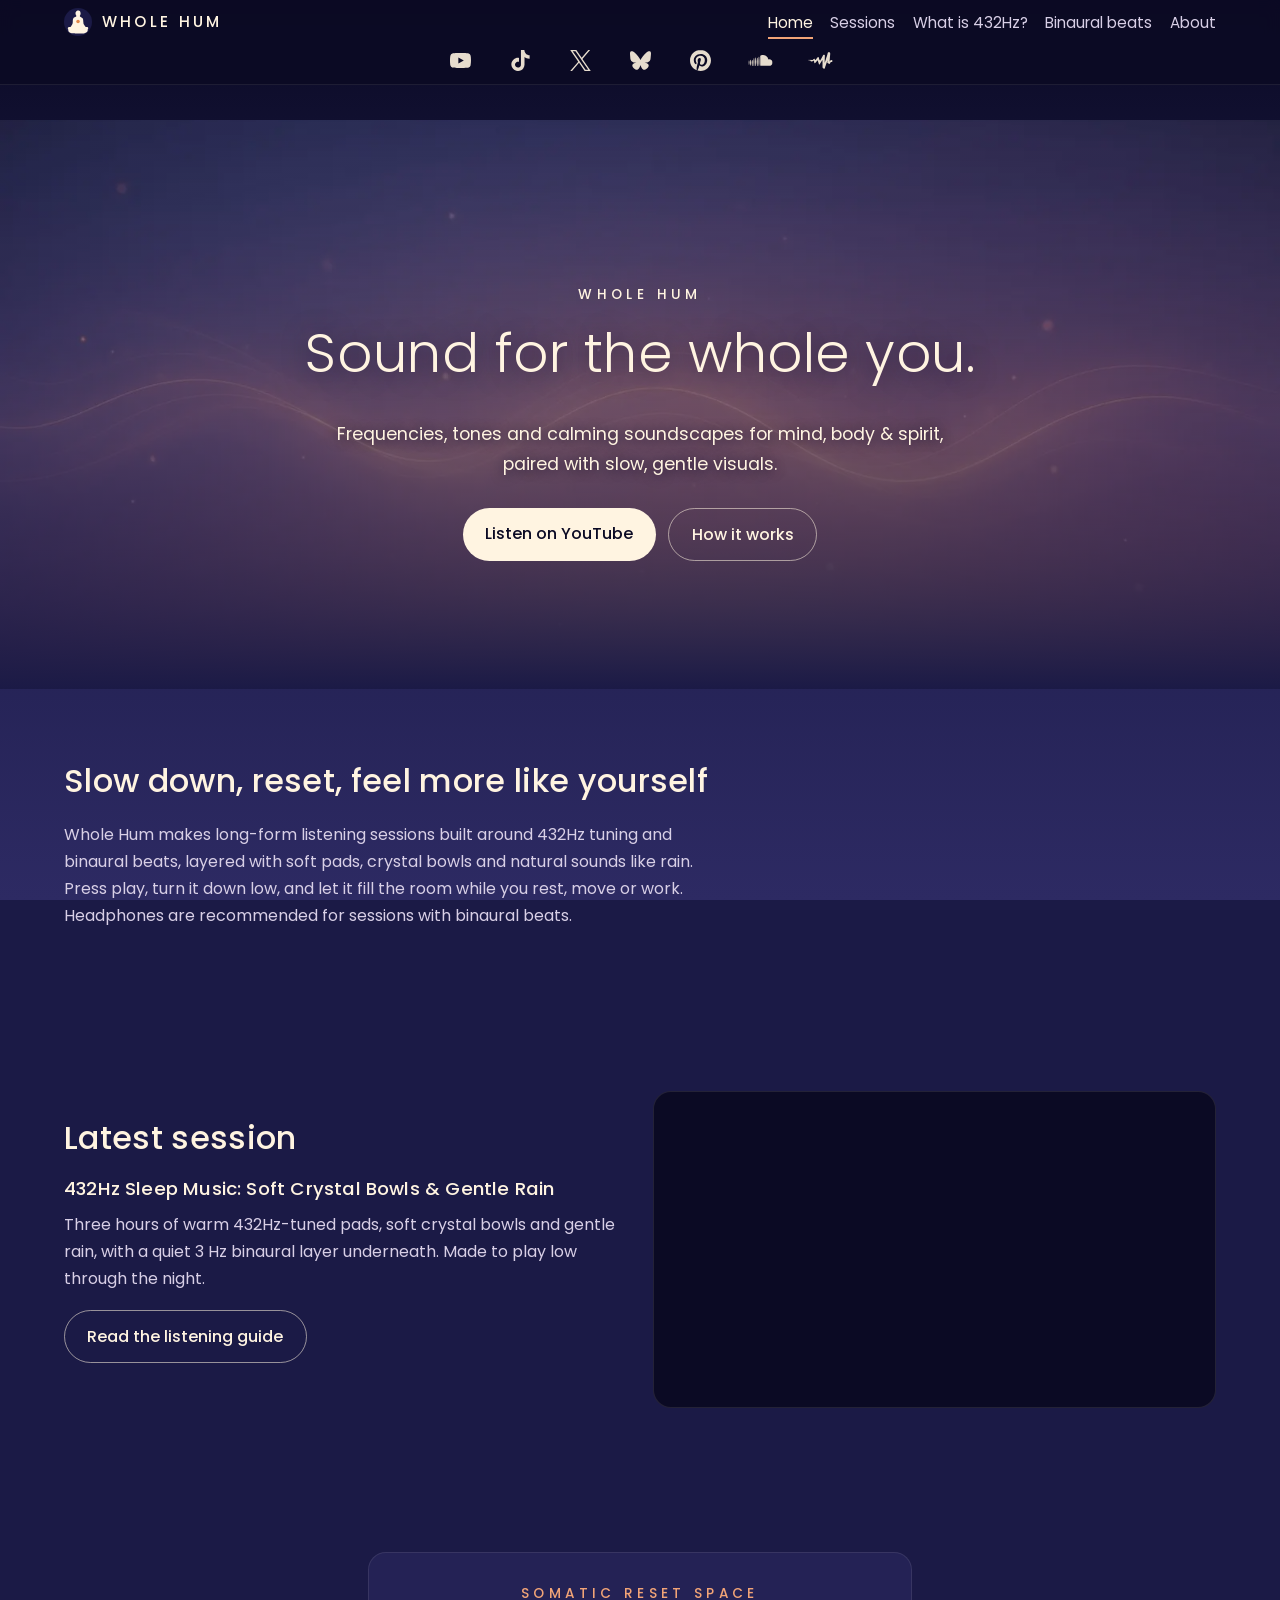
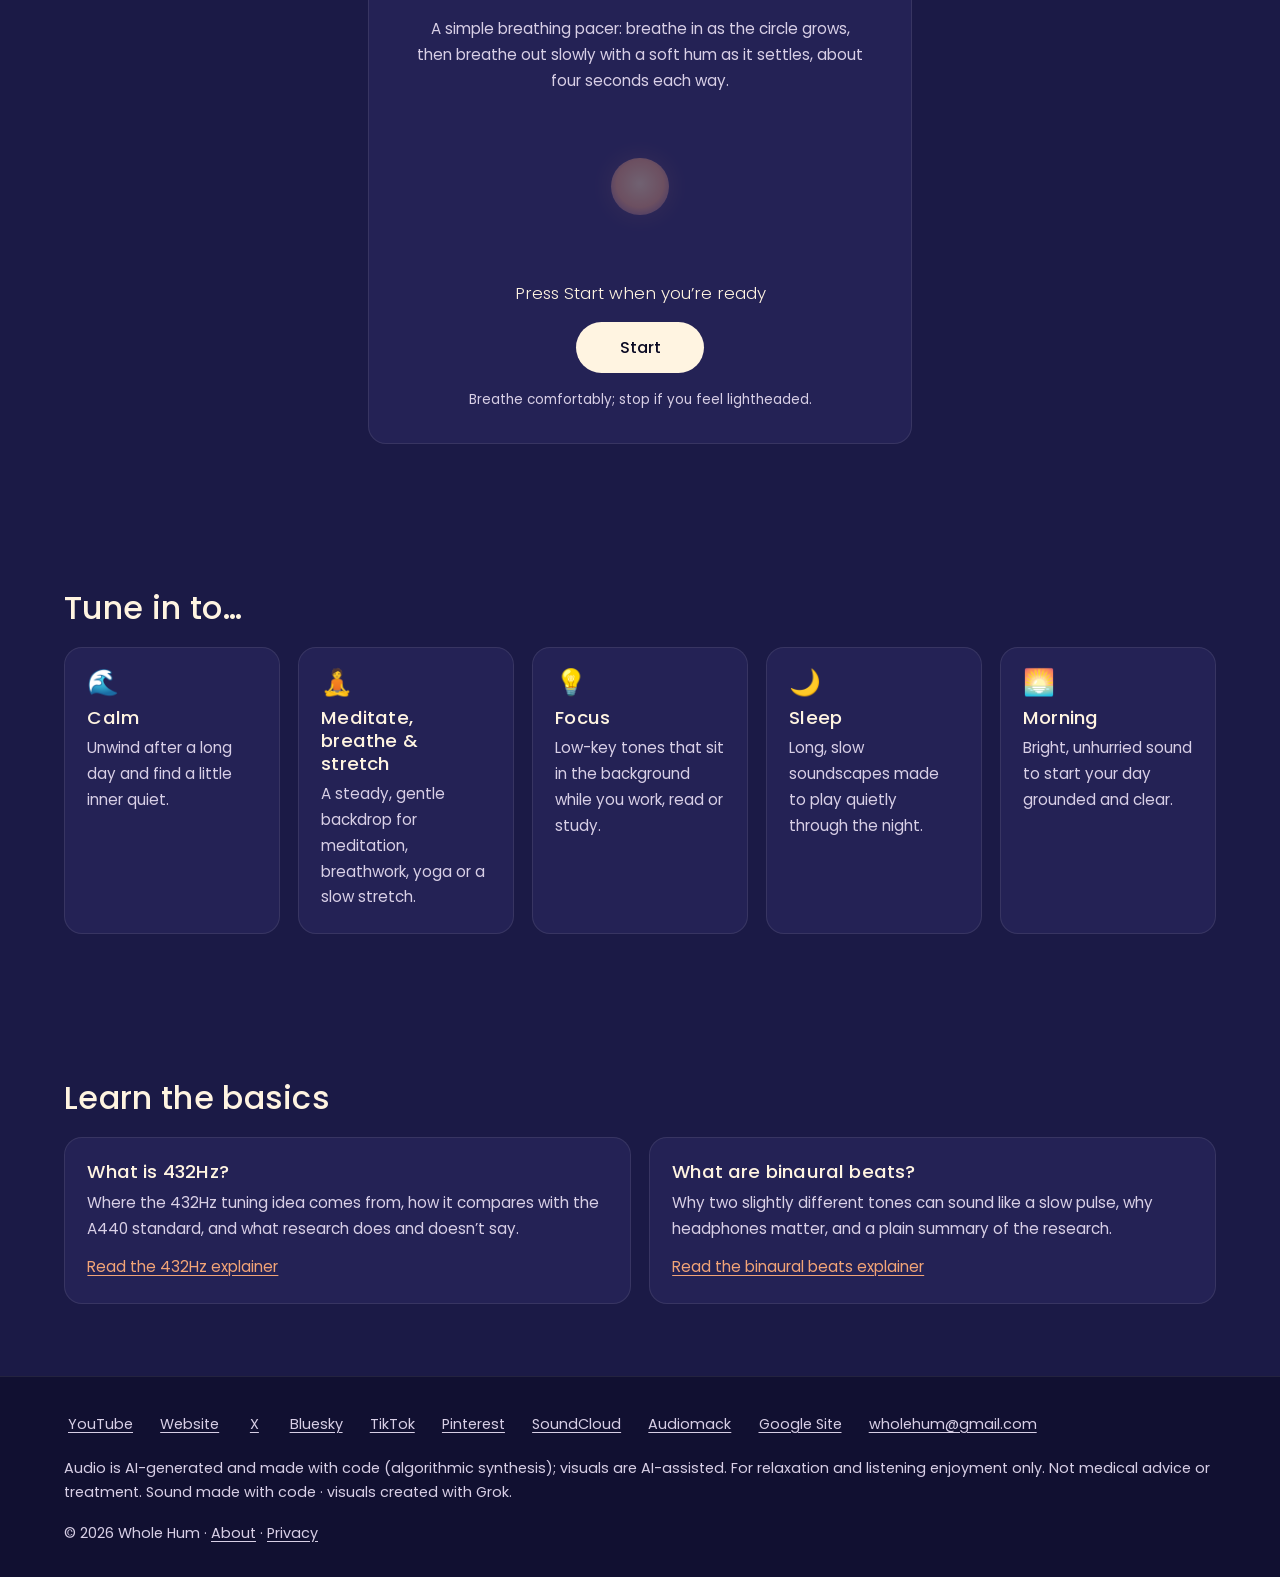
<file: index.html>
<!doctype html>
<html lang="en">
<head>
<meta charset="utf-8">
  <meta name="google-site-verification" content="zgYW3ia74TNYsdZgSuIQKg-MltooX77hHoPtcPA9pJE" />
<meta name="viewport" content="width=device-width, initial-scale=1">
<!-- Google Analytics 4 with Consent Mode v2 (details: privacy.html). Ads features off. -->
<script>
window.dataLayer = window.dataLayer || [];
// While window.whGaHold is true (EEA/UK/CH visitor who hasn't chosen Accept) event commands are dropped, not queued,
// so nothing from before the choice can be sent later.
function gtag(){ if (window.whGaHold && arguments[0] === 'event') return; dataLayer.push(arguments); }
(function () {
  var ADS_OFF = {ad_storage: 'denied', ad_user_data: 'denied', ad_personalization: 'denied'};
  function merge(a, b) { var o = {}, k; for (k in a) o[k] = a[k]; for (k in b) o[k] = b[k]; return o; }
  // EEA (EU + Iceland, Liechtenstein, Norway), UK and Switzerland: analytics off until the visitor accepts.
  gtag('consent', 'default', merge(ADS_OFF, {analytics_storage: 'denied', wait_for_update: 500, region: [
    'AT','BE','BG','HR','CY','CZ','DK','EE','FI','FR','DE','GR','HU','IE','IT','LV','LT','LU','MT','NL',
    'PL','PT','RO','SK','SI','ES','SE','IS','LI','NO','GB','CH']}));
  // Everywhere else: aggregate analytics on, advertising storage and signals off.
  gtag('consent', 'default', merge(ADS_OFF, {analytics_storage: 'granted'}));
  gtag('set', 'ads_data_redaction', true);
  // Likely European visitor (by time zone): ask first, and keep analytics off until they answer.
  var tz = ''; try { tz = Intl.DateTimeFormat().resolvedOptions().timeZone || ''; } catch (e) {}
  window.whNeedsConsent = /^(Europe|Arctic)\//.test(tz) ||
    /^(Atlantic\/(Reykjavik|Canary|Madeira|Azores|Faroe|Jan_Mayen)|Asia\/(Nicosia|Famagusta))$/.test(tz);
  var choice = null; try { choice = localStorage.getItem('wh-analytics-consent'); } catch (e) {}
  if (choice === 'granted' || choice === 'denied') {
    gtag('consent', 'update', {analytics_storage: choice});
  } else if (window.whNeedsConsent) {
    gtag('consent', 'update', {analytics_storage: 'denied'});
  }
  // An explicit "no" (banner Decline or the privacy-page switch) stops Google Analytics entirely.
  if (choice === 'denied') window['ga-disable-G-04TF991ZRR'] = true;
  // Consent Mode basic for likely EEA/UK/CH visitors: gtag.js is not loaded at all (no request to Google, no
  // cookieless pings) until they choose Accept; after Decline it stays unloaded on later visits too.
  window.whGaHold = window.whNeedsConsent && choice !== 'granted';
})();
// Configures GA and loads gtag.js once: straight away everywhere else (same order as before), or on Accept for
// EEA/UK/CH (analytics.js calls it after the consent update, so the first page_view is sent as granted).
window.whLoadGA = function () {
  if (window.whGaLoaded) return;
  window.whGaLoaded = true;
  window.whGaHold = false;
  gtag('js', new Date());
  gtag('config', 'G-04TF991ZRR', {
    allow_google_signals: false,
    allow_ad_personalization_signals: false,
    cookie_expires: 34128000,
    cookie_flags: 'SameSite=Lax;Secure'
  });
  var s = document.createElement('script');
  s.async = true;
  s.src = 'https://www.googletagmanager.com/gtag/js?id=G-04TF991ZRR';
  document.head.appendChild(s);
};
if (!window.whGaHold) window.whLoadGA();
</script>
<!-- End Google Analytics -->
<title>Whole Hum | 432Hz, Binaural Beats &amp; Calming Sound for Sleep and Focus</title>
<meta name="description" content="Whole Hum makes long, gentle listening sessions with 432Hz tuning, binaural beats, crystal bowls and rain, for calm, meditation, focus, sleep and mornings.">
<link rel="canonical" href="https://wholehum.github.io/">
<meta name="theme-color" content="#1b1a46">
<meta property="og:site_name" content="Whole Hum">
<meta property="og:type" content="website">
<meta property="og:title" content="Whole Hum | 432Hz, Binaural Beats &amp; Calming Sound for Sleep and Focus">
<meta property="og:description" content="Whole Hum makes long, gentle listening sessions with 432Hz tuning, binaural beats, crystal bowls and rain, for calm, meditation, focus, sleep and mornings.">
<meta property="og:url" content="https://wholehum.github.io/">
<meta property="og:image" content="https://wholehum.github.io/assets/img/wholehum-og-1200x630.jpg">
<meta property="og:image:width" content="1200">
<meta property="og:image:height" content="630">
<meta property="og:image:type" content="image/jpeg">
<meta property="og:image:alt" content="Whole Hum logo: a seated meditating figure with a glowing chest beside WHOLE HUM, over a violet-to-peach dusk sky.">
<meta name="twitter:card" content="summary_large_image">
<meta name="twitter:site" content="@WholeHum">
<meta name="twitter:title" content="Whole Hum | 432Hz, Binaural Beats &amp; Calming Sound for Sleep and Focus">
<meta name="twitter:description" content="Whole Hum makes long, gentle listening sessions with 432Hz tuning, binaural beats, crystal bowls and rain, for calm, meditation, focus, sleep and mornings.">
<meta name="twitter:image" content="https://wholehum.github.io/assets/img/wholehum-og-1200x630.jpg">
<meta name="twitter:image:alt" content="Whole Hum logo: a seated meditating figure with a glowing chest beside WHOLE HUM, over a violet-to-peach dusk sky.">
<link rel="icon" href="favicon.ico" sizes="16x16 32x32 48x48">
<link rel="icon" type="image/svg+xml" href="favicon.svg">
<link rel="icon" type="image/png" sizes="32x32" href="assets/img/icon-32.png">
<link rel="icon" type="image/png" sizes="16x16" href="assets/img/icon-16.png">
<link rel="apple-touch-icon" href="apple-touch-icon.png">
<link rel="manifest" href="site.webmanifest">
<link rel="preload" href="assets/fonts/poppins-regular.woff2" as="font" type="font/woff2" crossorigin>
<link rel="stylesheet" href="assets/css/style.css">
<script type="application/ld+json">
{
  "@context": "https://schema.org",
  "@type": "Organization",
  "name": "Whole Hum",
  "url": "https://wholehum.github.io/",
  "logo": "https://wholehum.github.io/assets/img/icon-512.png",
  "slogan": "Sound for the whole you.",
  "email": "wholehum@gmail.com",
  "sameAs": [
    "https://www.youtube.com/@wholehum",
    "https://x.com/WholeHum",
    "https://bsky.app/profile/wholehum.bsky.social",
    "https://www.tiktok.com/@wholehum",
    "https://www.pinterest.com/wholehum/",
    "https://soundcloud.com/wholehum",
    "https://audiomack.com/wholehum",
    "https://sites.google.com/view/wholehum"
  ]
}
</script>
</head>
<body>
<a class="skip" href="#main">Skip to content</a>
<header class="site-header">
  <div class="wrap">
    <a class="brand" href="index.html"><img src="assets/img/logo-smallcut.svg" width="36" height="36" alt="">Whole Hum</a>
    <nav class="nav" aria-label="Main"><ul><li><a href="index.html" aria-current="page">Home</a></li><li><a href="sessions/432hz-deep-sleep.html">Sessions</a></li><li><a href="learn/what-is-432hz.html">What is 432Hz?</a></li><li><a href="learn/what-are-binaural-beats.html">Binaural beats</a></li><li><a href="about.html">About</a></li></ul></nav>
  </div>
  <div class="social-band"><nav class="social-icons" aria-label="Whole Hum on social media"><!-- Glyphs: Simple Icons v16.35.0 (CC0 1.0), https://simpleicons.org --><ul><li><a href="https://www.youtube.com/@wholehum?utm_source=wholehum_site&amp;utm_medium=bio_link&amp;utm_campaign=social_band&amp;utm_content=youtube" rel="me noopener" aria-label="Whole Hum on YouTube" title="YouTube" data-link-platform="youtube" data-link-position="band"><svg viewBox="0 0 24 24" width="24" height="24" aria-hidden="true" focusable="false"><path fill="currentColor" d="M23.498 6.186a3.016 3.016 0 0 0-2.122-2.136C19.505 3.545 12 3.545 12 3.545s-7.505 0-9.377.505A3.017 3.017 0 0 0 .502 6.186C0 8.07 0 12 0 12s0 3.93.502 5.814a3.016 3.016 0 0 0 2.122 2.136c1.871.505 9.376.505 9.376.505s7.505 0 9.377-.505a3.015 3.015 0 0 0 2.122-2.136C24 15.93 24 12 24 12s0-3.93-.502-5.814zM9.545 15.568V8.432L15.818 12l-6.273 3.568z"/></svg></a></li><li><a href="https://www.tiktok.com/@wholehum?utm_source=wholehum_site&amp;utm_medium=bio_link&amp;utm_campaign=social_band&amp;utm_content=tiktok" rel="me noopener" aria-label="Whole Hum on TikTok" title="TikTok" data-link-platform="tiktok" data-link-position="band"><svg viewBox="0 0 24 24" width="24" height="24" aria-hidden="true" focusable="false"><path fill="currentColor" d="M12.525.02c1.31-.02 2.61-.01 3.91-.02.08 1.53.63 3.09 1.75 4.17 1.12 1.11 2.7 1.62 4.24 1.79v4.03c-1.44-.05-2.89-.35-4.2-.97-.57-.26-1.1-.59-1.62-.93-.01 2.92.01 5.84-.02 8.75-.08 1.4-.54 2.79-1.35 3.94-1.31 1.92-3.58 3.17-5.91 3.21-1.43.08-2.86-.31-4.08-1.03-2.02-1.19-3.44-3.37-3.65-5.71-.02-.5-.03-1-.01-1.49.18-1.9 1.12-3.72 2.58-4.96 1.66-1.44 3.98-2.13 6.15-1.72.02 1.48-.04 2.96-.04 4.44-.99-.32-2.15-.23-3.02.37-.63.41-1.11 1.04-1.36 1.75-.21.51-.15 1.07-.14 1.61.24 1.64 1.82 3.02 3.5 2.87 1.12-.01 2.19-.66 2.77-1.61.19-.33.4-.67.41-1.06.1-1.79.06-3.57.07-5.36.01-4.03-.01-8.05.02-12.07z"/></svg></a></li><li><a href="https://x.com/WholeHum?utm_source=wholehum_site&amp;utm_medium=bio_link&amp;utm_campaign=social_band&amp;utm_content=x" rel="me noopener" aria-label="Whole Hum on X" title="X" data-link-platform="x" data-link-position="band"><svg viewBox="0 0 24 24" width="24" height="24" aria-hidden="true" focusable="false"><path fill="currentColor" d="M14.234 10.162 22.977 0h-2.072l-7.591 8.824L7.251 0H.258l9.168 13.343L.258 24H2.33l8.016-9.318L16.749 24h6.993zm-2.837 3.299-.929-1.329L3.076 1.56h3.182l5.965 8.532.929 1.329 7.754 11.09h-3.182z"/></svg></a></li><li><a href="https://bsky.app/profile/wholehum.bsky.social?utm_source=wholehum_site&amp;utm_medium=bio_link&amp;utm_campaign=social_band&amp;utm_content=bluesky" rel="me noopener" aria-label="Whole Hum on Bluesky" title="Bluesky" data-link-platform="bluesky" data-link-position="band"><svg viewBox="0 0 24 24" width="24" height="24" aria-hidden="true" focusable="false"><path fill="currentColor" d="M5.202 2.857C7.954 4.922 10.913 9.11 12 11.358c1.087-2.247 4.046-6.436 6.798-8.501C20.783 1.366 24 .213 24 3.883c0 .732-.42 6.156-.667 7.037-.856 3.061-3.978 3.842-6.755 3.37 4.854.826 6.089 3.562 3.422 6.299-5.065 5.196-7.28-1.304-7.847-2.97-.104-.305-.152-.448-.153-.327 0-.121-.05.022-.153.327-.568 1.666-2.782 8.166-7.847 2.97-2.667-2.737-1.432-5.473 3.422-6.3-2.777.473-5.899-.308-6.755-3.369C.42 10.04 0 4.615 0 3.883c0-3.67 3.217-2.517 5.202-1.026"/></svg></a></li><li><a href="https://www.pinterest.com/wholehum/?utm_source=wholehum_site&amp;utm_medium=bio_link&amp;utm_campaign=social_band&amp;utm_content=pinterest" rel="me noopener" aria-label="Whole Hum on Pinterest" title="Pinterest" data-link-platform="pinterest" data-link-position="band"><svg viewBox="0 0 24 24" width="24" height="24" aria-hidden="true" focusable="false"><path fill="currentColor" d="M12.017 0C5.396 0 .029 5.367.029 11.987c0 5.079 3.158 9.417 7.618 11.162-.105-.949-.199-2.403.041-3.439.219-.937 1.406-5.957 1.406-5.957s-.359-.72-.359-1.781c0-1.663.967-2.911 2.168-2.911 1.024 0 1.518.769 1.518 1.688 0 1.029-.653 2.567-.992 3.992-.285 1.193.6 2.165 1.775 2.165 2.128 0 3.768-2.245 3.768-5.487 0-2.861-2.063-4.869-5.008-4.869-3.41 0-5.409 2.562-5.409 5.199 0 1.033.394 2.143.889 2.741.099.12.112.225.085.345-.09.375-.293 1.199-.334 1.363-.053.225-.172.271-.401.165-1.495-.69-2.433-2.878-2.433-4.646 0-3.776 2.748-7.252 7.92-7.252 4.158 0 7.392 2.967 7.392 6.923 0 4.135-2.607 7.462-6.233 7.462-1.214 0-2.354-.629-2.758-1.379l-.749 2.848c-.269 1.045-1.004 2.352-1.498 3.146 1.123.345 2.306.535 3.55.535 6.607 0 11.985-5.365 11.985-11.987C23.97 5.39 18.592.026 11.985.026L12.017 0z"/></svg></a></li><li class="si-wide"><a href="https://soundcloud.com/wholehum?utm_source=wholehum_site&amp;utm_medium=bio_link&amp;utm_campaign=social_band&amp;utm_content=soundcloud" rel="me noopener" aria-label="Whole Hum on SoundCloud" title="SoundCloud" data-link-platform="soundcloud" data-link-position="band"><svg viewBox="0 0 24 24" width="24" height="24" aria-hidden="true" focusable="false"><path fill="currentColor" d="M23.999 14.165c-.052 1.796-1.612 3.169-3.4 3.169h-8.18a.68.68 0 0 1-.675-.683V7.862a.747.747 0 0 1 .452-.724s.75-.513 2.333-.513a5.364 5.364 0 0 1 2.763.755 5.433 5.433 0 0 1 2.57 3.54c.282-.08.574-.121.868-.12.884 0 1.73.358 2.347.992s.948 1.49.922 2.373ZM10.721 8.421c.247 2.98.427 5.697 0 8.672a.264.264 0 0 1-.53 0c-.395-2.946-.22-5.718 0-8.672a.264.264 0 0 1 .53 0ZM9.072 9.448c.285 2.659.37 4.986-.006 7.655a.277.277 0 0 1-.55 0c-.331-2.63-.256-5.02 0-7.655a.277.277 0 0 1 .556 0Zm-1.663-.257c.27 2.726.39 5.171 0 7.904a.266.266 0 0 1-.532 0c-.38-2.69-.257-5.21 0-7.904a.266.266 0 0 1 .532 0Zm-1.647.77a26.108 26.108 0 0 1-.008 7.147.272.272 0 0 1-.542 0 27.955 27.955 0 0 1 0-7.147.275.275 0 0 1 .55 0Zm-1.67 1.769c.421 1.865.228 3.5-.029 5.388a.257.257 0 0 1-.514 0c-.21-1.858-.398-3.549 0-5.389a.272.272 0 0 1 .543 0Zm-1.655-.273c.388 1.897.26 3.508-.01 5.412-.026.28-.514.283-.54 0-.244-1.878-.347-3.54-.01-5.412a.283.283 0 0 1 .56 0Zm-1.668.911c.4 1.268.257 2.292-.026 3.572a.257.257 0 0 1-.514 0c-.241-1.262-.354-2.312-.023-3.572a.283.283 0 0 1 .563 0Z"/></svg></a></li><li class="si-wide"><a href="https://audiomack.com/wholehum?utm_source=wholehum_site&amp;utm_medium=bio_link&amp;utm_campaign=social_band&amp;utm_content=audiomack" rel="me noopener" aria-label="Whole Hum on Audiomack" title="Audiomack" data-link-platform="audiomack" data-link-position="band"><svg viewBox="0 0 24 24" width="24" height="24" aria-hidden="true" focusable="false"><path fill="currentColor" d="M.331 11.378s.5418-.089.765.1439c.2234.2332.077.7156-.2195.7237-.2965.01-.5705.063-.765-.1439-.1946-.2066-.1424-.6218.2195-.7237m5.881 3.2925c-.0522.01-.1075-.018-.164-.059-.3884-.5413-.5287-2.3923-.707-2.5025-.185-.1144-.8545 1.0255-2.1862.903-.5569-.051-1.1236-.4121-1.4573-.662.031-.4206.0364-1.4027.8659-1.0833.5038.1939 1.3667.7266 2.1245-.23.8378-1.0579 1.2999-.7506 1.577-.5206.2771.23.0925 1.4259.5058 1.0916.4133-.3343 2.082-2.4103 2.082-2.4103s1.292-1.303 1.4898.067c.1979 1.3698 1.0403 2.8877 1.2635 2.8445.2234-.043 2.8223-5.3253 3.1945-5.666.3722-.3409 1.6252-.2961 1.5657.5781-.0596.8742-.1871 6.308-.1871 6.308s-.147 1.5311.0924.7128c.0992-.3392.206-.6453.3392-1.0024.6414-2.0534 1.734-5.5613 2.2784-7.3688.1252-.4325.233-.8037.3166-1.0891l.0001-.0008a3.5925 3.5925 0 0 1 .0973-.3305c.0455-.1532.0763-.2546.0858-.2813.0243-.068.0925-.1192.1884-.157.0962-.061.1995-.064.3165-.067.3021-.027.6907.012 1.0401.1119.1018 0 .2125.037.3172.1118v.0001s.0063 0 .0151.01c.0023 0 .0048 0 .0073.01.0219.015.0573.045.0983.095.0012 0 .0025 0 .004.01.017.021.0341.045.0515.073.1952.2863.315.814.1948 1.7498-.2996 2.3354-.5316 7.1397-.5316 7.1397s-.0461.2298.4353-.782c.0167-.035.0383-.066.058-.098.026-.017.0552-.042.0913-.085.2974-.3546 1.0968-.5629 1.6512-.5586.2336.028.4293.087.5462.1609.2188.333.0897 1.562.0897 1.562-.4612.043-1.3403.2908-1.6519.3366-.3118.046-.7852 2.0699-1.4433 1.8629-.6581-.2069-2.1246-1.1268-2.1246-1.2533 0-.1102.1152-1.4546.1453-1.8016.0022-.024.004-.046.0058-.068a.152.152 0 0 1 .0014-.014l-.0002.0003c.0213-.2733.0023-.3927-.1239-.1199-.1086.2346-.581 1.7359-1.1078 3.3709-.0556.1429-1.0511 3.1558-1.1818 3.5231-.156.4261-.287.7523-.3776.921-.1378.1867-.3234.3036-.5826.2252-.6465-.1954-1.4654-1.0889-1.473-1.3106-.0155-1.2503.0608-7.973-.2423-7.4127-.311.5744-2.73 4.5608-2.73 4.5608-.0405.01-.0705.01-.1062.01-.1712-.019-.4366-.074-.51-.2384-.004-.01-.0094-.018-.0129-.028-.0035-.01-.0075-.022-.0135-.04-.0329-.1097-.0463-.2289-.0753-.3265-.1082-.3652-.2813-.8886-.463-1.421-.2784-.9079-.5654-1.8366-.6127-1.9391-.0923-.2007-.2268-.116-.3475-.0002-.54.458-1.6868 2.4793-2.7225 2.5898"/></svg></a></li></ul></nav></div>
</header>
<main id="main" tabindex="-1">
<section class="hero" aria-labelledby="hero-title">
  <picture><source srcset="assets/img/hero-dusk-800.webp 800w, assets/img/hero-dusk.webp 1600w" sizes="100vw" type="image/webp"><img src="assets/img/hero-dusk.jpg" width="1600" height="900" alt="" fetchpriority="high"></picture>
  <div class="wrap">
    <span class="eyebrow">Whole Hum</span>
    <h1 id="hero-title">Sound for the whole you.</h1>
    <p class="lede">Frequencies, tones and calming soundscapes for mind, body &amp; spirit, paired with slow, gentle visuals.</p>
    <div class="actions"><a class="btn" href="https://www.youtube.com/@wholehum">Listen on YouTube</a><a class="btn ghost" href="learn/what-are-binaural-beats.html">How it works</a></div>
  </div>
</section>

<section aria-labelledby="intro-title">
  <div class="wrap">
    <h2 id="intro-title">Slow down, reset, feel more like yourself</h2>
    <p class="section-intro">Whole Hum makes long-form listening sessions built around 432Hz tuning and binaural beats, layered with soft pads, crystal bowls and natural sounds like rain. Press play, turn it down low, and let it fill the room while you rest, move or work. Headphones are recommended for sessions with binaural beats.</p>
  </div>
</section>

<section aria-labelledby="latest-title">
  <div class="wrap session-feature">
    <div>
      <h2 id="latest-title">Latest session</h2>
      <h3>432Hz Sleep Music: Soft Crystal Bowls & Gentle Rain</h3>
      <p class="section-intro">Three hours of warm 432Hz-tuned pads, soft crystal bowls and gentle rain, with a quiet 3&nbsp;Hz binaural layer underneath. Made to play low through the night.</p>
      <p><a class="btn ghost" href="sessions/432hz-deep-sleep.html">Read the listening guide</a></p>
    </div>
<div class="video"><iframe src="https://www.youtube-nocookie.com/embed/yZ9LNX3weBQ" title="432Hz Sleep Music | Soft Crystal Bowls &amp; Gentle Rain | 3 Hours" loading="lazy" allow="accelerometer; autoplay; clipboard-write; encrypted-media; gyroscope; picture-in-picture; web-share" referrerpolicy="strict-origin-when-cross-origin" allowfullscreen></iframe></div>
  </div>
</section>

<section class="somatic-reset" aria-labelledby="somatic-title">
  <div class="wrap">
    <div class="card widget-card">
      <h2 id="somatic-title" class="widget-title">Somatic Reset Space</h2>
      <p class="widget-intro">A simple breathing pacer: breathe in as the circle grows, then breathe out slowly with a soft hum as it settles, about four seconds each way.</p>
      <div class="breathing-container" aria-hidden="true">
        <div class="breathing-circle" id="circle"></div>
      </div>
      <p class="timer-text" id="status-text">Press Start when you&rsquo;re ready</p>
      <p class="visually-hidden" id="status-live" role="status"></p>
      <button type="button" class="control-btn" id="start-btn">Start</button>
      <p class="widget-note">Breathe comfortably; stop if you feel lightheaded.</p>
    </div>
  </div>
</section>

<section aria-labelledby="uses-title">
  <div class="wrap">
    <h2 id="uses-title">Tune in to&hellip;</h2>
    <div class="grid"><div class="card"><span class="icon" aria-hidden="true">🌊</span><h3>Calm</h3><p>Unwind after a long day and find a little inner quiet.</p></div><div class="card"><span class="icon" aria-hidden="true">🧘</span><h3>Meditate, breathe &amp; stretch</h3><p>A steady, gentle backdrop for meditation, breathwork, yoga or a slow stretch.</p></div><div class="card"><span class="icon" aria-hidden="true">💡</span><h3>Focus</h3><p>Low-key tones that sit in the background while you work, read or study.</p></div><div class="card"><span class="icon" aria-hidden="true">🌙</span><h3>Sleep</h3><p>Long, slow soundscapes made to play quietly through the night.</p></div><div class="card"><span class="icon" aria-hidden="true">🌅</span><h3>Morning</h3><p>Bright, unhurried sound to start your day grounded and clear.</p></div></div>
  </div>
</section>

<section aria-labelledby="learn-title">
  <div class="wrap">
    <h2 id="learn-title">Learn the basics</h2>
    <div class="grid">
      <div class="card"><h3>What is 432Hz?</h3><p>Where the 432Hz tuning idea comes from, how it compares with the A440 standard, and what research does and doesn&rsquo;t say.</p><a class="more" href="learn/what-is-432hz.html">Read the 432Hz explainer</a></div>
      <div class="card"><h3>What are binaural beats?</h3><p>Why two slightly different tones can sound like a slow pulse, why headphones matter, and a plain summary of the research.</p><a class="more" href="learn/what-are-binaural-beats.html">Read the binaural beats explainer</a></div>
    </div>
  </div>
</section>
</main>
<footer class="site-footer">
  <div class="wrap">
    <nav aria-label="Whole Hum elsewhere"><ul><li><a href="https://www.youtube.com/@wholehum" rel="me noopener">YouTube</a></li><li><a href="https://wholehum.github.io/" rel="me noopener">Website</a></li><li><a href="https://x.com/WholeHum" rel="me noopener">X</a></li><li><a href="https://bsky.app/profile/wholehum.bsky.social" rel="me noopener">Bluesky</a></li><li><a href="https://www.tiktok.com/@wholehum" rel="me noopener">TikTok</a></li><li><a href="https://www.pinterest.com/wholehum/" rel="me noopener">Pinterest</a></li><li><a href="https://soundcloud.com/wholehum" rel="me noopener">SoundCloud</a></li><li><a href="https://audiomack.com/wholehum" rel="me noopener">Audiomack</a></li><li><a href="https://sites.google.com/view/wholehum?utm_source=wholehum_site&amp;utm_medium=bio_link&amp;utm_campaign=site_footer&amp;utm_content=google_site" rel="me noopener" data-link-platform="google_site" data-link-position="footer">Google Site</a></li><li><a href="mailto:wholehum@gmail.com" data-link-platform="email" data-link-position="footer">wholehum@gmail.com</a></li></ul></nav>
    <p>Audio is AI-generated and made with code (algorithmic synthesis); visuals are AI-assisted. For relaxation and listening enjoyment only. Not medical advice or treatment. Sound made with code · visuals created with Grok.</p>
    <p>&copy; 2026 Whole Hum &middot; <a href="about.html">About</a> &middot; <a href="privacy.html">Privacy</a></p>
  </div>
</footer>
<script>
(function () {
  var circle = document.getElementById('circle');
  var statusText = document.getElementById('status-text');
  var btn = document.getElementById('start-btn');
  var live = document.getElementById('status-live'); // screen readers hear start/pause only, not every phase
  if (!circle || !statusText || !btn) return;
  function announce(msg) { if (live) live.textContent = msg; }

  var PHASE_MS = 4000;      // 4 s in, 4 s out
  var running = false;
  var phaseTimer = null;    // the one pending phase change; cleared on pause
  var tracked = false;      // send 'breath_pacer_start' once per page view (not on every resume)

  function setPhase(phase) {
    circle.classList.toggle('is-inhale', phase === 'inhale');
    if (phase === 'inhale') statusText.textContent = 'Breathe in\u2026';
    else if (phase === 'exhale') statusText.textContent = 'Exhale & hum\u2026';
  }

  function cycle(phase) {
    setPhase(phase);
    phaseTimer = setTimeout(function () {
      cycle(phase === 'inhale' ? 'exhale' : 'inhale');
    }, PHASE_MS);
  }

  function start() {
    running = true;
    if (!tracked && typeof window.gtag === 'function') { tracked = true; window.gtag('event', 'breath_pacer_start'); }
    btn.textContent = 'Pause';
    announce('Breathing pacer started.');
    cycle('inhale');
  }

  function pause() {
    running = false;
    clearTimeout(phaseTimer);
    phaseTimer = null;
    setPhase('rest');
    statusText.textContent = 'Paused. Press Resume when you\u2019re ready.';
    btn.textContent = 'Resume';
    announce('Breathing pacer paused.');
  }

  btn.addEventListener('click', function () {
    if (running) pause(); else start();
  });
})();
</script>
<script src="assets/js/links.js" defer></script>
<script src="assets/js/analytics.js" defer></script>
<!-- Cloudflare Web Analytics --><script type='module' src='https://static.cloudflareinsights.com/beacon.min.js' data-cf-beacon='{"token": "a6b800e443594c818296fdfd0c3c9e5a"}'></script><!-- End Cloudflare Web Analytics -->
</body>
</html>
</file>
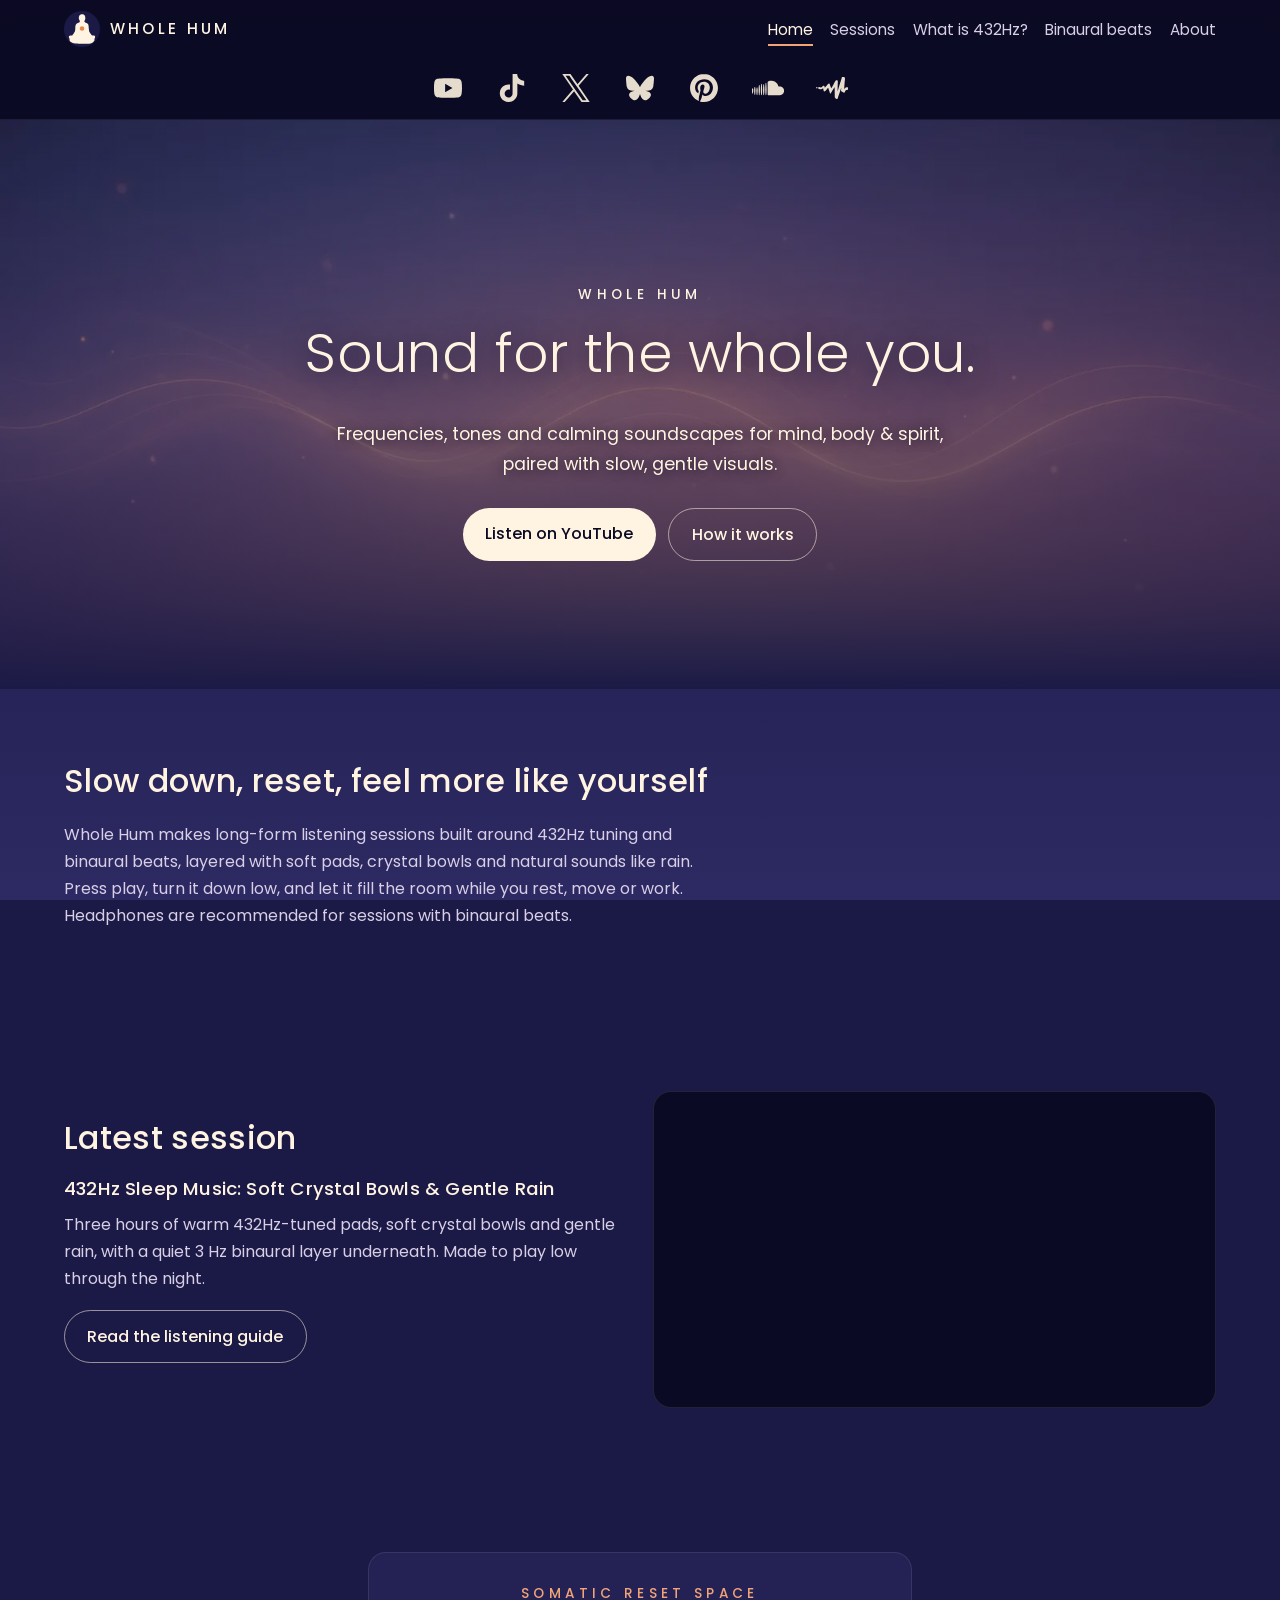
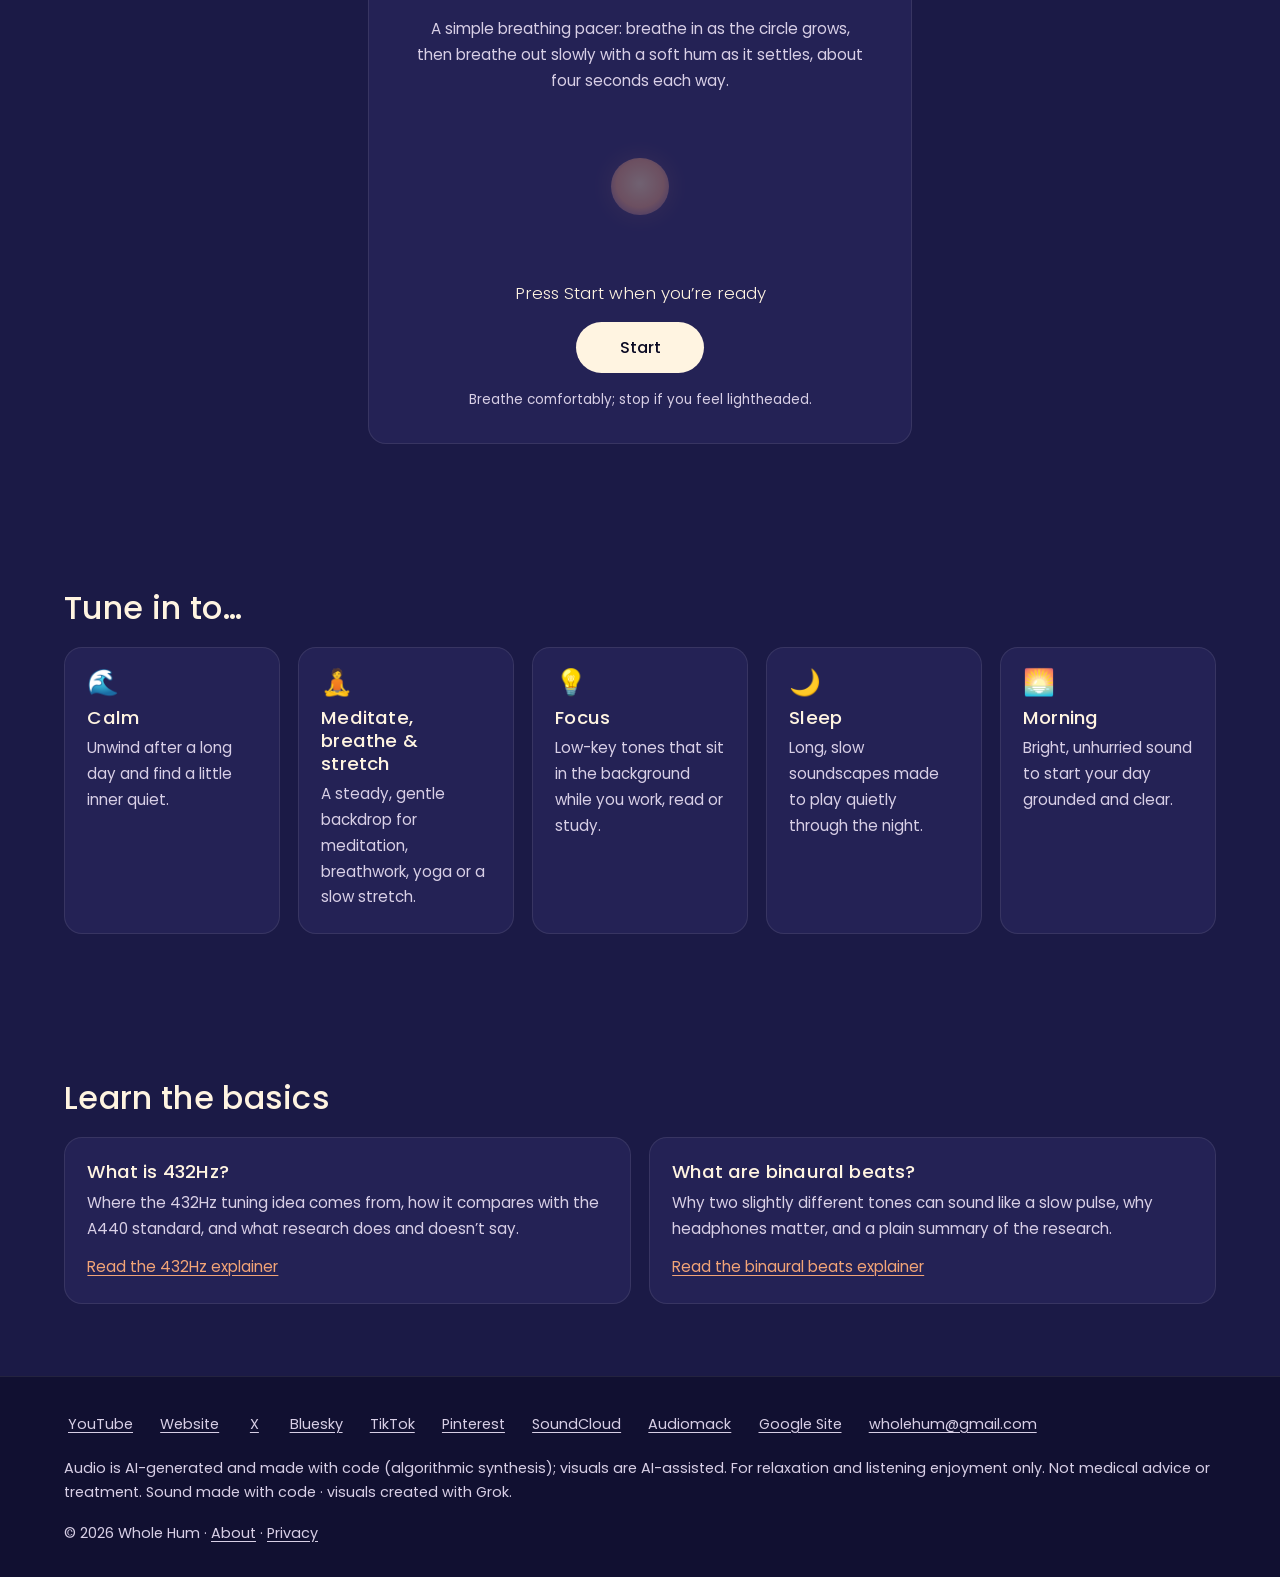
<file: links/index.html>
<!doctype html>
<html lang="en">
<head>
<meta charset="utf-8">
<meta name="viewport" content="width=device-width, initial-scale=1">
<title>Whole Hum</title>
<meta name="robots" content="noindex, follow">
<link rel="canonical" href="https://wholehum.github.io/">
<meta http-equiv="refresh" content="0; url=https://wholehum.github.io/">
<script>location.replace('https://wholehum.github.io/');</script>
<meta name="theme-color" content="#1b1a46">
<link rel="icon" href="../favicon.ico" sizes="48x48">
<style>body{margin:0;min-height:100vh;display:grid;place-items:center;background:#0b0a24;color:#fff4e1;font:1rem/1.6 system-ui,-apple-system,"Segoe UI",Roboto,sans-serif;text-align:center}a{color:#ffd9a8}</style>
</head>
<body>
<!-- /links/ moved: every Whole Hum link now lives in the icon band on every page of the site. -->
<p>All Whole Hum links now live on the home page:<br><a href="https://wholehum.github.io/">wholehum.github.io</a></p>
</body>
</html>
</file>
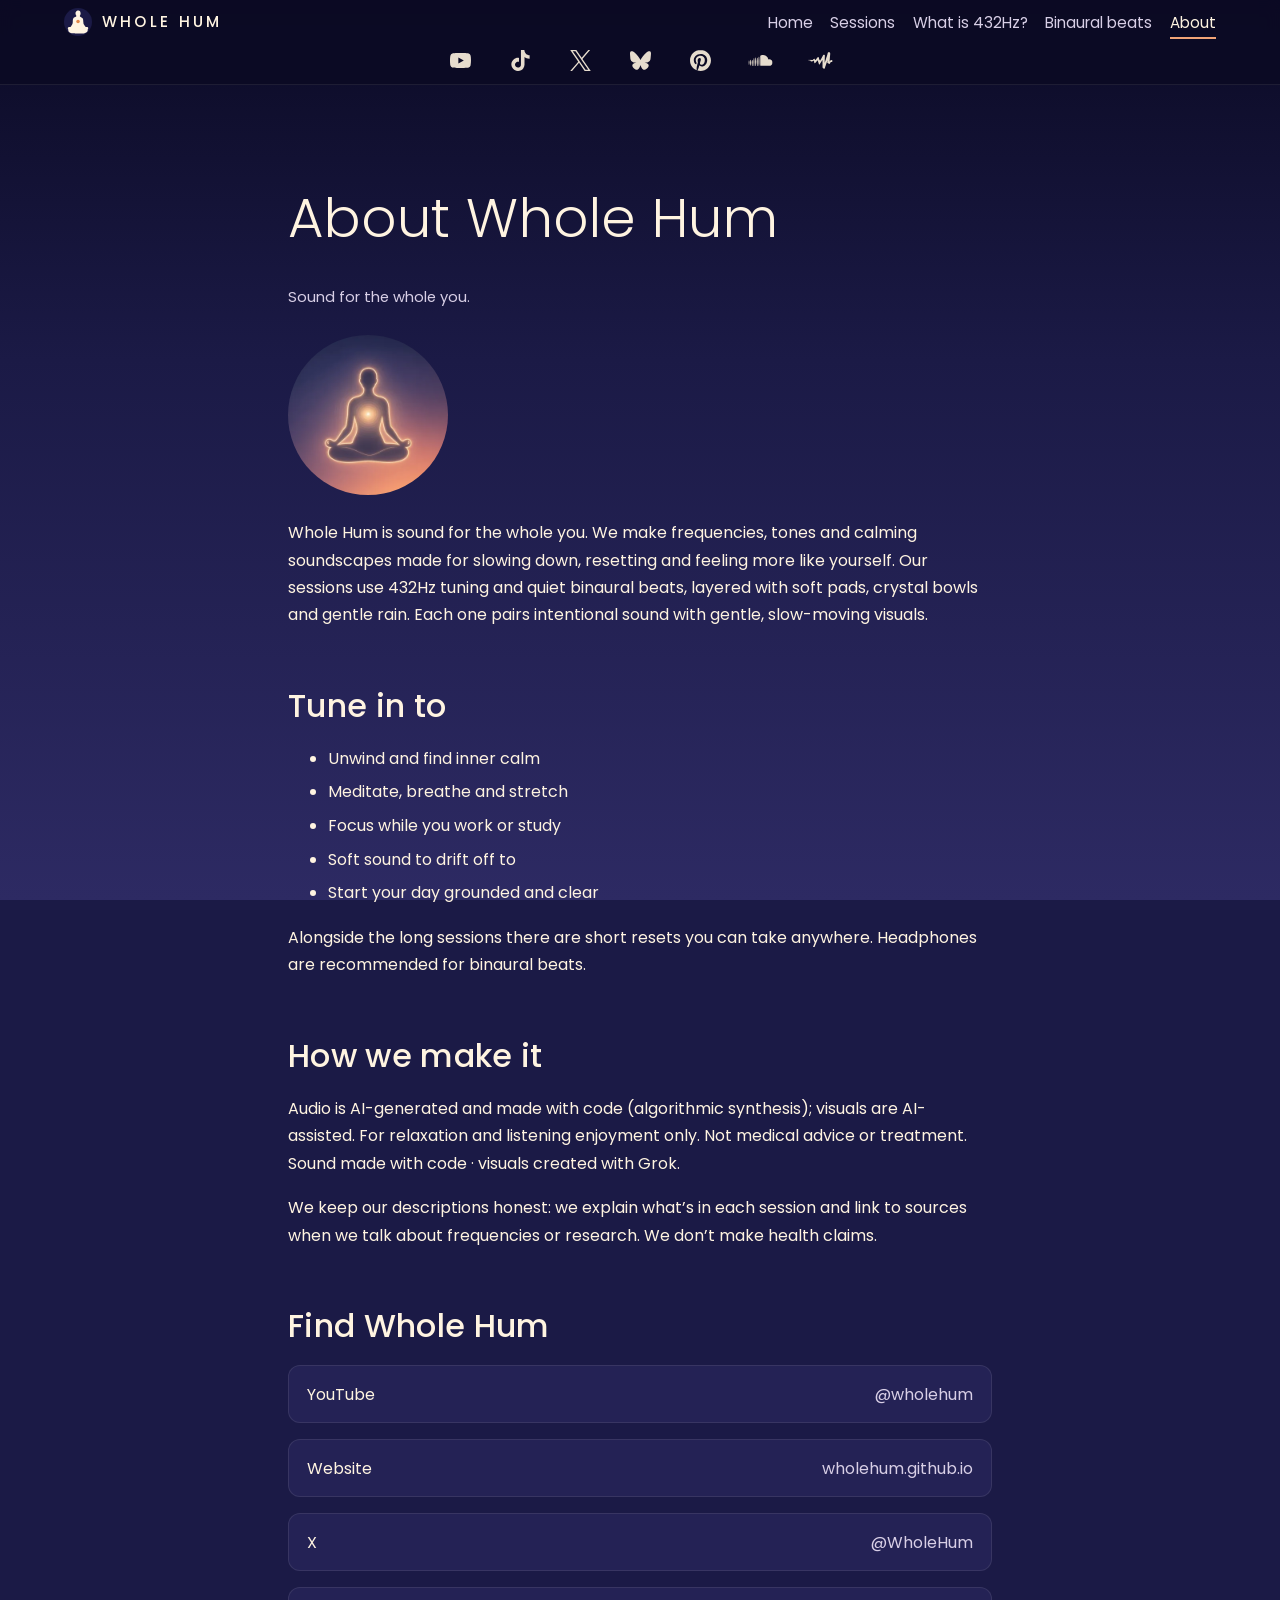
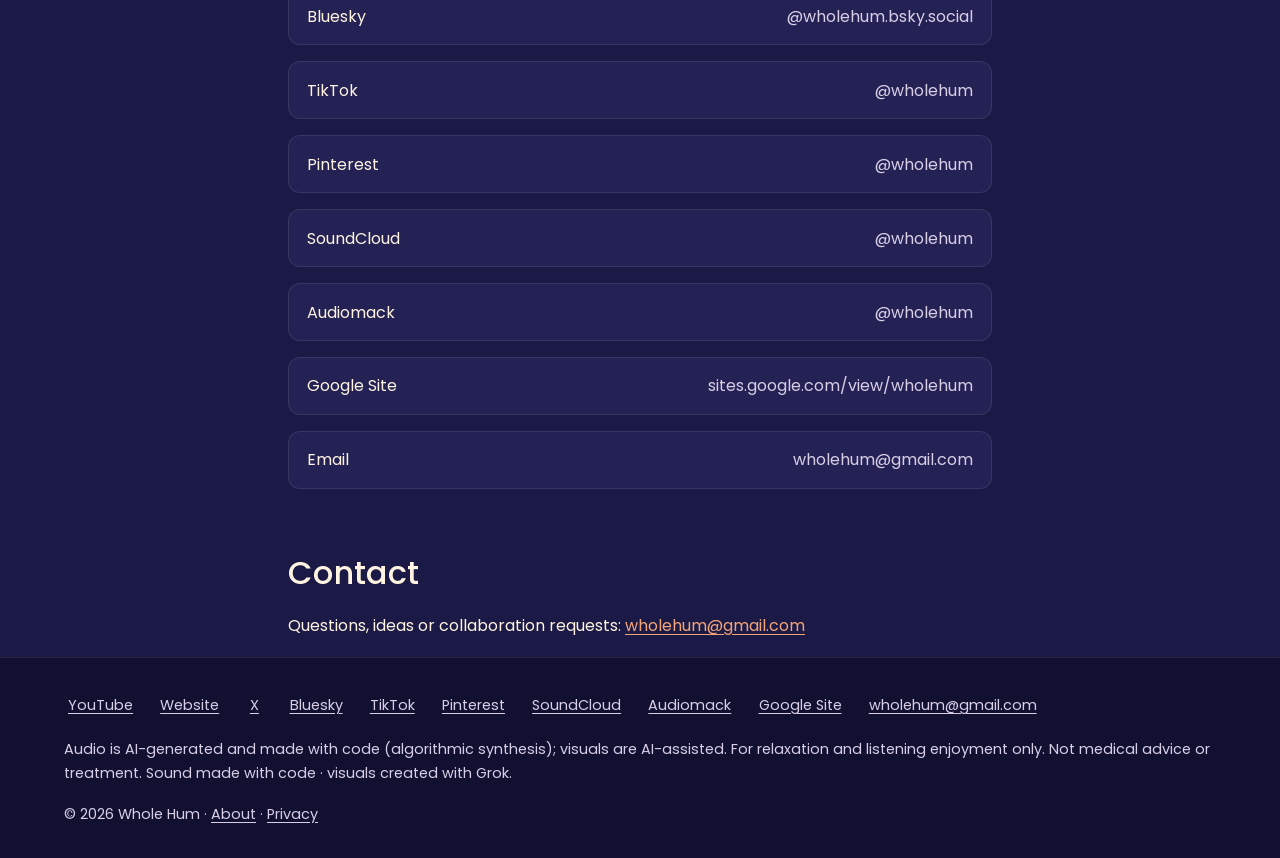
<file: about.html>
<!doctype html>
<html lang="en">
<head>
<meta charset="utf-8">
<meta name="viewport" content="width=device-width, initial-scale=1">
<!-- Google Analytics 4 with Consent Mode v2 (details: privacy.html). Ads features off. -->
<script>
window.dataLayer = window.dataLayer || [];
// While window.whGaHold is true (EEA/UK/CH visitor who hasn't chosen Accept) event commands are dropped, not queued,
// so nothing from before the choice can be sent later.
function gtag(){ if (window.whGaHold && arguments[0] === 'event') return; dataLayer.push(arguments); }
(function () {
  var ADS_OFF = {ad_storage: 'denied', ad_user_data: 'denied', ad_personalization: 'denied'};
  function merge(a, b) { var o = {}, k; for (k in a) o[k] = a[k]; for (k in b) o[k] = b[k]; return o; }
  // EEA (EU + Iceland, Liechtenstein, Norway), UK and Switzerland: analytics off until the visitor accepts.
  gtag('consent', 'default', merge(ADS_OFF, {analytics_storage: 'denied', wait_for_update: 500, region: [
    'AT','BE','BG','HR','CY','CZ','DK','EE','FI','FR','DE','GR','HU','IE','IT','LV','LT','LU','MT','NL',
    'PL','PT','RO','SK','SI','ES','SE','IS','LI','NO','GB','CH']}));
  // Everywhere else: aggregate analytics on, advertising storage and signals off.
  gtag('consent', 'default', merge(ADS_OFF, {analytics_storage: 'granted'}));
  gtag('set', 'ads_data_redaction', true);
  // Likely European visitor (by time zone): ask first, and keep analytics off until they answer.
  var tz = ''; try { tz = Intl.DateTimeFormat().resolvedOptions().timeZone || ''; } catch (e) {}
  window.whNeedsConsent = /^(Europe|Arctic)\//.test(tz) ||
    /^(Atlantic\/(Reykjavik|Canary|Madeira|Azores|Faroe|Jan_Mayen)|Asia\/(Nicosia|Famagusta))$/.test(tz);
  var choice = null; try { choice = localStorage.getItem('wh-analytics-consent'); } catch (e) {}
  if (choice === 'granted' || choice === 'denied') {
    gtag('consent', 'update', {analytics_storage: choice});
  } else if (window.whNeedsConsent) {
    gtag('consent', 'update', {analytics_storage: 'denied'});
  }
  // An explicit "no" (banner Decline or the privacy-page switch) stops Google Analytics entirely.
  if (choice === 'denied') window['ga-disable-G-04TF991ZRR'] = true;
  // Consent Mode basic for likely EEA/UK/CH visitors: gtag.js is not loaded at all (no request to Google, no
  // cookieless pings) until they choose Accept; after Decline it stays unloaded on later visits too.
  window.whGaHold = window.whNeedsConsent && choice !== 'granted';
})();
// Configures GA and loads gtag.js once: straight away everywhere else (same order as before), or on Accept for
// EEA/UK/CH (analytics.js calls it after the consent update, so the first page_view is sent as granted).
window.whLoadGA = function () {
  if (window.whGaLoaded) return;
  window.whGaLoaded = true;
  window.whGaHold = false;
  gtag('js', new Date());
  gtag('config', 'G-04TF991ZRR', {
    allow_google_signals: false,
    allow_ad_personalization_signals: false,
    cookie_expires: 34128000,
    cookie_flags: 'SameSite=Lax;Secure'
  });
  var s = document.createElement('script');
  s.async = true;
  s.src = 'https://www.googletagmanager.com/gtag/js?id=G-04TF991ZRR';
  document.head.appendChild(s);
};
if (!window.whGaHold) window.whLoadGA();
</script>
<!-- End Google Analytics -->
<title>About Whole Hum | Calming Frequencies for Mind, Body &amp; Spirit</title>
<meta name="description" content="About Whole Hum: long, gentle listening sessions for calm, meditation, focus, sleep and mornings. Find us on YouTube, TikTok, X, Bluesky, Pinterest, SoundCloud and Audiomack.">
<link rel="canonical" href="https://wholehum.github.io/about.html">
<meta name="theme-color" content="#1b1a46">
<meta property="og:site_name" content="Whole Hum">
<meta property="og:type" content="website">
<meta property="og:title" content="About Whole Hum | Calming Frequencies for Mind, Body &amp; Spirit">
<meta property="og:description" content="About Whole Hum: long, gentle listening sessions for calm, meditation, focus, sleep and mornings. Find us on YouTube, TikTok, X, Bluesky, Pinterest, SoundCloud and Audiomack.">
<meta property="og:url" content="https://wholehum.github.io/about.html">
<meta property="og:image" content="https://wholehum.github.io/assets/img/wholehum-og-1200x630.jpg">
<meta property="og:image:width" content="1200">
<meta property="og:image:height" content="630">
<meta property="og:image:type" content="image/jpeg">
<meta property="og:image:alt" content="Whole Hum logo: a seated meditating figure with a glowing chest beside WHOLE HUM, over a violet-to-peach dusk sky.">
<meta name="twitter:card" content="summary_large_image">
<meta name="twitter:site" content="@WholeHum">
<meta name="twitter:title" content="About Whole Hum | Calming Frequencies for Mind, Body &amp; Spirit">
<meta name="twitter:description" content="About Whole Hum: long, gentle listening sessions for calm, meditation, focus, sleep and mornings. Find us on YouTube, TikTok, X, Bluesky, Pinterest, SoundCloud and Audiomack.">
<meta name="twitter:image" content="https://wholehum.github.io/assets/img/wholehum-og-1200x630.jpg">
<meta name="twitter:image:alt" content="Whole Hum logo: a seated meditating figure with a glowing chest beside WHOLE HUM, over a violet-to-peach dusk sky.">
<link rel="icon" href="favicon.ico" sizes="16x16 32x32 48x48">
<link rel="icon" type="image/svg+xml" href="favicon.svg">
<link rel="icon" type="image/png" sizes="32x32" href="assets/img/icon-32.png">
<link rel="icon" type="image/png" sizes="16x16" href="assets/img/icon-16.png">
<link rel="apple-touch-icon" href="apple-touch-icon.png">
<link rel="manifest" href="site.webmanifest">
<link rel="preload" href="assets/fonts/poppins-regular.woff2" as="font" type="font/woff2" crossorigin>
<link rel="stylesheet" href="assets/css/style.css">
</head>
<body>
<a class="skip" href="#main">Skip to content</a>
<header class="site-header">
  <div class="wrap">
    <a class="brand" href="index.html"><img src="assets/img/logo-smallcut.svg" width="36" height="36" alt="">Whole Hum</a>
    <nav class="nav" aria-label="Main"><ul><li><a href="index.html">Home</a></li><li><a href="sessions/432hz-deep-sleep.html">Sessions</a></li><li><a href="learn/what-is-432hz.html">What is 432Hz?</a></li><li><a href="learn/what-are-binaural-beats.html">Binaural beats</a></li><li><a href="about.html" aria-current="page">About</a></li></ul></nav>
  </div>
  <div class="social-band"><nav class="social-icons" aria-label="Whole Hum on social media"><!-- Glyphs: Simple Icons v16.35.0 (CC0 1.0), https://simpleicons.org --><ul><li><a href="https://www.youtube.com/@wholehum?utm_source=wholehum_site&amp;utm_medium=bio_link&amp;utm_campaign=social_band&amp;utm_content=youtube" rel="me noopener" aria-label="Whole Hum on YouTube" title="YouTube" data-link-platform="youtube" data-link-position="band"><svg viewBox="0 0 24 24" width="24" height="24" aria-hidden="true" focusable="false"><path fill="currentColor" d="M23.498 6.186a3.016 3.016 0 0 0-2.122-2.136C19.505 3.545 12 3.545 12 3.545s-7.505 0-9.377.505A3.017 3.017 0 0 0 .502 6.186C0 8.07 0 12 0 12s0 3.93.502 5.814a3.016 3.016 0 0 0 2.122 2.136c1.871.505 9.376.505 9.376.505s7.505 0 9.377-.505a3.015 3.015 0 0 0 2.122-2.136C24 15.93 24 12 24 12s0-3.93-.502-5.814zM9.545 15.568V8.432L15.818 12l-6.273 3.568z"/></svg></a></li><li><a href="https://www.tiktok.com/@wholehum?utm_source=wholehum_site&amp;utm_medium=bio_link&amp;utm_campaign=social_band&amp;utm_content=tiktok" rel="me noopener" aria-label="Whole Hum on TikTok" title="TikTok" data-link-platform="tiktok" data-link-position="band"><svg viewBox="0 0 24 24" width="24" height="24" aria-hidden="true" focusable="false"><path fill="currentColor" d="M12.525.02c1.31-.02 2.61-.01 3.91-.02.08 1.53.63 3.09 1.75 4.17 1.12 1.11 2.7 1.62 4.24 1.79v4.03c-1.44-.05-2.89-.35-4.2-.97-.57-.26-1.1-.59-1.62-.93-.01 2.92.01 5.84-.02 8.75-.08 1.4-.54 2.79-1.35 3.94-1.31 1.92-3.58 3.17-5.91 3.21-1.43.08-2.86-.31-4.08-1.03-2.02-1.19-3.44-3.37-3.65-5.71-.02-.5-.03-1-.01-1.49.18-1.9 1.12-3.72 2.58-4.96 1.66-1.44 3.98-2.13 6.15-1.72.02 1.48-.04 2.96-.04 4.44-.99-.32-2.15-.23-3.02.37-.63.41-1.11 1.04-1.36 1.75-.21.51-.15 1.07-.14 1.61.24 1.64 1.82 3.02 3.5 2.87 1.12-.01 2.19-.66 2.77-1.61.19-.33.4-.67.41-1.06.1-1.79.06-3.57.07-5.36.01-4.03-.01-8.05.02-12.07z"/></svg></a></li><li><a href="https://x.com/WholeHum?utm_source=wholehum_site&amp;utm_medium=bio_link&amp;utm_campaign=social_band&amp;utm_content=x" rel="me noopener" aria-label="Whole Hum on X" title="X" data-link-platform="x" data-link-position="band"><svg viewBox="0 0 24 24" width="24" height="24" aria-hidden="true" focusable="false"><path fill="currentColor" d="M14.234 10.162 22.977 0h-2.072l-7.591 8.824L7.251 0H.258l9.168 13.343L.258 24H2.33l8.016-9.318L16.749 24h6.993zm-2.837 3.299-.929-1.329L3.076 1.56h3.182l5.965 8.532.929 1.329 7.754 11.09h-3.182z"/></svg></a></li><li><a href="https://bsky.app/profile/wholehum.bsky.social?utm_source=wholehum_site&amp;utm_medium=bio_link&amp;utm_campaign=social_band&amp;utm_content=bluesky" rel="me noopener" aria-label="Whole Hum on Bluesky" title="Bluesky" data-link-platform="bluesky" data-link-position="band"><svg viewBox="0 0 24 24" width="24" height="24" aria-hidden="true" focusable="false"><path fill="currentColor" d="M5.202 2.857C7.954 4.922 10.913 9.11 12 11.358c1.087-2.247 4.046-6.436 6.798-8.501C20.783 1.366 24 .213 24 3.883c0 .732-.42 6.156-.667 7.037-.856 3.061-3.978 3.842-6.755 3.37 4.854.826 6.089 3.562 3.422 6.299-5.065 5.196-7.28-1.304-7.847-2.97-.104-.305-.152-.448-.153-.327 0-.121-.05.022-.153.327-.568 1.666-2.782 8.166-7.847 2.97-2.667-2.737-1.432-5.473 3.422-6.3-2.777.473-5.899-.308-6.755-3.369C.42 10.04 0 4.615 0 3.883c0-3.67 3.217-2.517 5.202-1.026"/></svg></a></li><li><a href="https://www.pinterest.com/wholehum/?utm_source=wholehum_site&amp;utm_medium=bio_link&amp;utm_campaign=social_band&amp;utm_content=pinterest" rel="me noopener" aria-label="Whole Hum on Pinterest" title="Pinterest" data-link-platform="pinterest" data-link-position="band"><svg viewBox="0 0 24 24" width="24" height="24" aria-hidden="true" focusable="false"><path fill="currentColor" d="M12.017 0C5.396 0 .029 5.367.029 11.987c0 5.079 3.158 9.417 7.618 11.162-.105-.949-.199-2.403.041-3.439.219-.937 1.406-5.957 1.406-5.957s-.359-.72-.359-1.781c0-1.663.967-2.911 2.168-2.911 1.024 0 1.518.769 1.518 1.688 0 1.029-.653 2.567-.992 3.992-.285 1.193.6 2.165 1.775 2.165 2.128 0 3.768-2.245 3.768-5.487 0-2.861-2.063-4.869-5.008-4.869-3.41 0-5.409 2.562-5.409 5.199 0 1.033.394 2.143.889 2.741.099.12.112.225.085.345-.09.375-.293 1.199-.334 1.363-.053.225-.172.271-.401.165-1.495-.69-2.433-2.878-2.433-4.646 0-3.776 2.748-7.252 7.92-7.252 4.158 0 7.392 2.967 7.392 6.923 0 4.135-2.607 7.462-6.233 7.462-1.214 0-2.354-.629-2.758-1.379l-.749 2.848c-.269 1.045-1.004 2.352-1.498 3.146 1.123.345 2.306.535 3.55.535 6.607 0 11.985-5.365 11.985-11.987C23.97 5.39 18.592.026 11.985.026L12.017 0z"/></svg></a></li><li class="si-wide"><a href="https://soundcloud.com/wholehum?utm_source=wholehum_site&amp;utm_medium=bio_link&amp;utm_campaign=social_band&amp;utm_content=soundcloud" rel="me noopener" aria-label="Whole Hum on SoundCloud" title="SoundCloud" data-link-platform="soundcloud" data-link-position="band"><svg viewBox="0 0 24 24" width="24" height="24" aria-hidden="true" focusable="false"><path fill="currentColor" d="M23.999 14.165c-.052 1.796-1.612 3.169-3.4 3.169h-8.18a.68.68 0 0 1-.675-.683V7.862a.747.747 0 0 1 .452-.724s.75-.513 2.333-.513a5.364 5.364 0 0 1 2.763.755 5.433 5.433 0 0 1 2.57 3.54c.282-.08.574-.121.868-.12.884 0 1.73.358 2.347.992s.948 1.49.922 2.373ZM10.721 8.421c.247 2.98.427 5.697 0 8.672a.264.264 0 0 1-.53 0c-.395-2.946-.22-5.718 0-8.672a.264.264 0 0 1 .53 0ZM9.072 9.448c.285 2.659.37 4.986-.006 7.655a.277.277 0 0 1-.55 0c-.331-2.63-.256-5.02 0-7.655a.277.277 0 0 1 .556 0Zm-1.663-.257c.27 2.726.39 5.171 0 7.904a.266.266 0 0 1-.532 0c-.38-2.69-.257-5.21 0-7.904a.266.266 0 0 1 .532 0Zm-1.647.77a26.108 26.108 0 0 1-.008 7.147.272.272 0 0 1-.542 0 27.955 27.955 0 0 1 0-7.147.275.275 0 0 1 .55 0Zm-1.67 1.769c.421 1.865.228 3.5-.029 5.388a.257.257 0 0 1-.514 0c-.21-1.858-.398-3.549 0-5.389a.272.272 0 0 1 .543 0Zm-1.655-.273c.388 1.897.26 3.508-.01 5.412-.026.28-.514.283-.54 0-.244-1.878-.347-3.54-.01-5.412a.283.283 0 0 1 .56 0Zm-1.668.911c.4 1.268.257 2.292-.026 3.572a.257.257 0 0 1-.514 0c-.241-1.262-.354-2.312-.023-3.572a.283.283 0 0 1 .563 0Z"/></svg></a></li><li class="si-wide"><a href="https://audiomack.com/wholehum?utm_source=wholehum_site&amp;utm_medium=bio_link&amp;utm_campaign=social_band&amp;utm_content=audiomack" rel="me noopener" aria-label="Whole Hum on Audiomack" title="Audiomack" data-link-platform="audiomack" data-link-position="band"><svg viewBox="0 0 24 24" width="24" height="24" aria-hidden="true" focusable="false"><path fill="currentColor" d="M.331 11.378s.5418-.089.765.1439c.2234.2332.077.7156-.2195.7237-.2965.01-.5705.063-.765-.1439-.1946-.2066-.1424-.6218.2195-.7237m5.881 3.2925c-.0522.01-.1075-.018-.164-.059-.3884-.5413-.5287-2.3923-.707-2.5025-.185-.1144-.8545 1.0255-2.1862.903-.5569-.051-1.1236-.4121-1.4573-.662.031-.4206.0364-1.4027.8659-1.0833.5038.1939 1.3667.7266 2.1245-.23.8378-1.0579 1.2999-.7506 1.577-.5206.2771.23.0925 1.4259.5058 1.0916.4133-.3343 2.082-2.4103 2.082-2.4103s1.292-1.303 1.4898.067c.1979 1.3698 1.0403 2.8877 1.2635 2.8445.2234-.043 2.8223-5.3253 3.1945-5.666.3722-.3409 1.6252-.2961 1.5657.5781-.0596.8742-.1871 6.308-.1871 6.308s-.147 1.5311.0924.7128c.0992-.3392.206-.6453.3392-1.0024.6414-2.0534 1.734-5.5613 2.2784-7.3688.1252-.4325.233-.8037.3166-1.0891l.0001-.0008a3.5925 3.5925 0 0 1 .0973-.3305c.0455-.1532.0763-.2546.0858-.2813.0243-.068.0925-.1192.1884-.157.0962-.061.1995-.064.3165-.067.3021-.027.6907.012 1.0401.1119.1018 0 .2125.037.3172.1118v.0001s.0063 0 .0151.01c.0023 0 .0048 0 .0073.01.0219.015.0573.045.0983.095.0012 0 .0025 0 .004.01.017.021.0341.045.0515.073.1952.2863.315.814.1948 1.7498-.2996 2.3354-.5316 7.1397-.5316 7.1397s-.0461.2298.4353-.782c.0167-.035.0383-.066.058-.098.026-.017.0552-.042.0913-.085.2974-.3546 1.0968-.5629 1.6512-.5586.2336.028.4293.087.5462.1609.2188.333.0897 1.562.0897 1.562-.4612.043-1.3403.2908-1.6519.3366-.3118.046-.7852 2.0699-1.4433 1.8629-.6581-.2069-2.1246-1.1268-2.1246-1.2533 0-.1102.1152-1.4546.1453-1.8016.0022-.024.004-.046.0058-.068a.152.152 0 0 1 .0014-.014l-.0002.0003c.0213-.2733.0023-.3927-.1239-.1199-.1086.2346-.581 1.7359-1.1078 3.3709-.0556.1429-1.0511 3.1558-1.1818 3.5231-.156.4261-.287.7523-.3776.921-.1378.1867-.3234.3036-.5826.2252-.6465-.1954-1.4654-1.0889-1.473-1.3106-.0155-1.2503.0608-7.973-.2423-7.4127-.311.5744-2.73 4.5608-2.73 4.5608-.0405.01-.0705.01-.1062.01-.1712-.019-.4366-.074-.51-.2384-.004-.01-.0094-.018-.0129-.028-.0035-.01-.0075-.022-.0135-.04-.0329-.1097-.0463-.2289-.0753-.3265-.1082-.3652-.2813-.8886-.463-1.421-.2784-.9079-.5654-1.8366-.6127-1.9391-.0923-.2007-.2268-.116-.3475-.0002-.54.458-1.6868 2.4793-2.7225 2.5898"/></svg></a></li></ul></nav></div>
</header>
<main id="main" tabindex="-1">
<article class="article read">
  <header>
    <h1>About Whole Hum</h1>
    <p class="meta">Sound for the whole you.</p>
  </header>
  <picture><source srcset="assets/img/wholehum-logo-400.webp" type="image/webp"><img src="assets/img/wholehum-logo-400.jpg" width="200" height="200" loading="lazy" alt="Whole Hum logo: a glowing figure seated in meditation against a dusk gradient from indigo to peach" style="border-radius:50%;margin:0 0 1.5rem;width:160px"></picture>
  <p>Whole Hum is sound for the whole you. We make frequencies, tones and calming soundscapes made for slowing down, resetting and feeling more like yourself. Our sessions use 432Hz tuning and quiet binaural beats, layered with soft pads, crystal bowls and gentle rain. Each one pairs intentional sound with gentle, slow-moving visuals.</p>
  <h2>Tune in to</h2>
  <ul>
    <li>Unwind and find inner calm</li>
    <li>Meditate, breathe and stretch</li>
    <li>Focus while you work or study</li>
    <li>Soft sound to drift off to</li>
    <li>Start your day grounded and clear</li>
  </ul>
  <p>Alongside the long sessions there are short resets you can take anywhere. Headphones are recommended for binaural beats.</p>

  <h2>How we make it</h2>
  <p>Audio is AI-generated and made with code (algorithmic synthesis); visuals are AI-assisted. For relaxation and listening enjoyment only. Not medical advice or treatment. Sound made with code · visuals created with Grok.</p>
  <p>We keep our descriptions honest: we explain what&rsquo;s in each session and link to sources when we talk about frequencies or research. We don&rsquo;t make health claims.</p>

  <h2>Find Whole Hum</h2>
  <ul class="links-list"><li><a href="https://www.youtube.com/@wholehum" rel="me noopener">YouTube <span>@wholehum</span></a></li><li><a href="https://wholehum.github.io/" rel="me noopener">Website <span>wholehum.github.io</span></a></li><li><a href="https://x.com/WholeHum" rel="me noopener">X <span>@WholeHum</span></a></li><li><a href="https://bsky.app/profile/wholehum.bsky.social" rel="me noopener">Bluesky <span>@wholehum.bsky.social</span></a></li><li><a href="https://www.tiktok.com/@wholehum" rel="me noopener">TikTok <span>@wholehum</span></a></li><li><a href="https://www.pinterest.com/wholehum/" rel="me noopener">Pinterest <span>@wholehum</span></a></li><li><a href="https://soundcloud.com/wholehum" rel="me noopener">SoundCloud <span>@wholehum</span></a></li><li><a href="https://audiomack.com/wholehum" rel="me noopener">Audiomack <span>@wholehum</span></a></li><li><a href="https://sites.google.com/view/wholehum" rel="me noopener">Google Site <span>sites.google.com/view/wholehum</span></a></li><li><a href="mailto:wholehum@gmail.com">Email <span>wholehum@gmail.com</span></a></li></ul>

  <h2>Contact</h2>
  <p>Questions, ideas or collaboration requests: <a href="mailto:wholehum@gmail.com">wholehum@gmail.com</a></p>
</article>
</main>
<footer class="site-footer">
  <div class="wrap">
    <nav aria-label="Whole Hum elsewhere"><ul><li><a href="https://www.youtube.com/@wholehum" rel="me noopener">YouTube</a></li><li><a href="https://wholehum.github.io/" rel="me noopener">Website</a></li><li><a href="https://x.com/WholeHum" rel="me noopener">X</a></li><li><a href="https://bsky.app/profile/wholehum.bsky.social" rel="me noopener">Bluesky</a></li><li><a href="https://www.tiktok.com/@wholehum" rel="me noopener">TikTok</a></li><li><a href="https://www.pinterest.com/wholehum/" rel="me noopener">Pinterest</a></li><li><a href="https://soundcloud.com/wholehum" rel="me noopener">SoundCloud</a></li><li><a href="https://audiomack.com/wholehum" rel="me noopener">Audiomack</a></li><li><a href="https://sites.google.com/view/wholehum?utm_source=wholehum_site&amp;utm_medium=bio_link&amp;utm_campaign=site_footer&amp;utm_content=google_site" rel="me noopener" data-link-platform="google_site" data-link-position="footer">Google Site</a></li><li><a href="mailto:wholehum@gmail.com" data-link-platform="email" data-link-position="footer">wholehum@gmail.com</a></li></ul></nav>
    <p>Audio is AI-generated and made with code (algorithmic synthesis); visuals are AI-assisted. For relaxation and listening enjoyment only. Not medical advice or treatment. Sound made with code · visuals created with Grok.</p>
    <p>&copy; 2026 Whole Hum &middot; <a href="about.html">About</a> &middot; <a href="privacy.html">Privacy</a></p>
  </div>
</footer>
<script src="assets/js/links.js" defer></script>
<script src="assets/js/analytics.js" defer></script>
<!-- Cloudflare Web Analytics --><script type='module' src='https://static.cloudflareinsights.com/beacon.min.js' data-cf-beacon='{"token": "a6b800e443594c818296fdfd0c3c9e5a"}'></script><!-- End Cloudflare Web Analytics -->
</body>
</html>
</file>
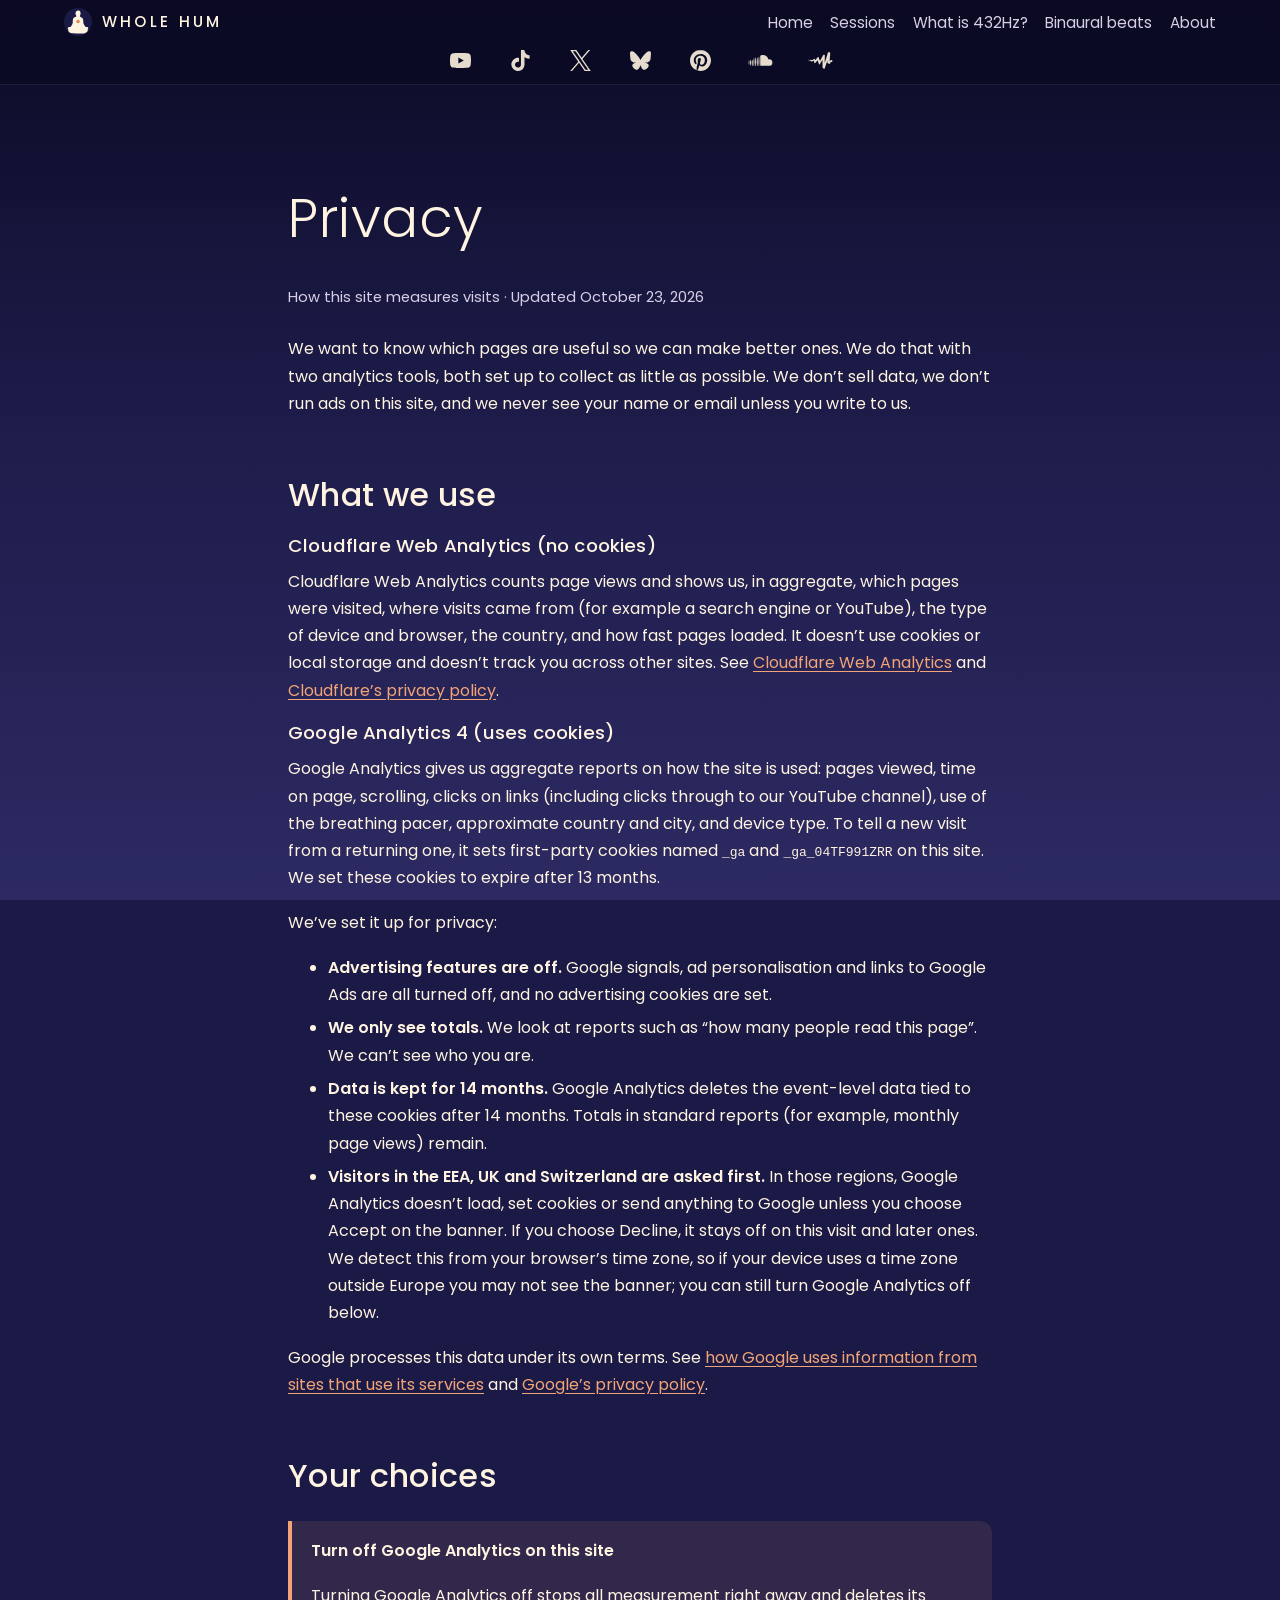
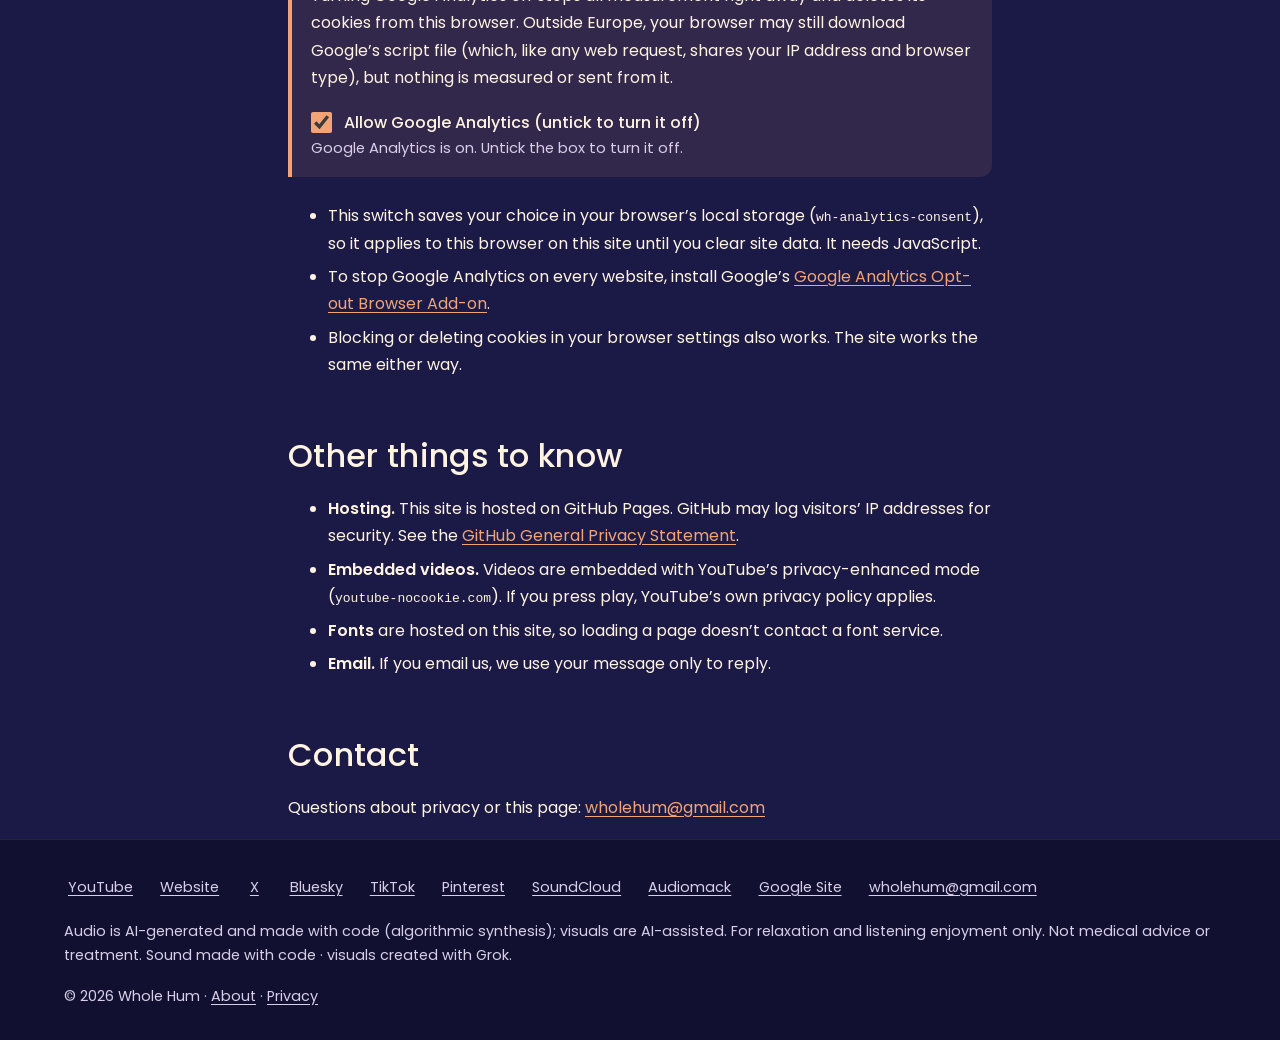
<file: privacy.html>
<!doctype html>
<html lang="en">
<head>
<meta charset="utf-8">
<meta name="viewport" content="width=device-width, initial-scale=1">
<!-- Google Analytics 4 with Consent Mode v2 (details: privacy.html). Ads features off. -->
<script>
window.dataLayer = window.dataLayer || [];
// While window.whGaHold is true (EEA/UK/CH visitor who hasn't chosen Accept) event commands are dropped, not queued,
// so nothing from before the choice can be sent later.
function gtag(){ if (window.whGaHold && arguments[0] === 'event') return; dataLayer.push(arguments); }
(function () {
  var ADS_OFF = {ad_storage: 'denied', ad_user_data: 'denied', ad_personalization: 'denied'};
  function merge(a, b) { var o = {}, k; for (k in a) o[k] = a[k]; for (k in b) o[k] = b[k]; return o; }
  // EEA (EU + Iceland, Liechtenstein, Norway), UK and Switzerland: analytics off until the visitor accepts.
  gtag('consent', 'default', merge(ADS_OFF, {analytics_storage: 'denied', wait_for_update: 500, region: [
    'AT','BE','BG','HR','CY','CZ','DK','EE','FI','FR','DE','GR','HU','IE','IT','LV','LT','LU','MT','NL',
    'PL','PT','RO','SK','SI','ES','SE','IS','LI','NO','GB','CH']}));
  // Everywhere else: aggregate analytics on, advertising storage and signals off.
  gtag('consent', 'default', merge(ADS_OFF, {analytics_storage: 'granted'}));
  gtag('set', 'ads_data_redaction', true);
  // Likely European visitor (by time zone): ask first, and keep analytics off until they answer.
  var tz = ''; try { tz = Intl.DateTimeFormat().resolvedOptions().timeZone || ''; } catch (e) {}
  window.whNeedsConsent = /^(Europe|Arctic)\//.test(tz) ||
    /^(Atlantic\/(Reykjavik|Canary|Madeira|Azores|Faroe|Jan_Mayen)|Asia\/(Nicosia|Famagusta))$/.test(tz);
  var choice = null; try { choice = localStorage.getItem('wh-analytics-consent'); } catch (e) {}
  if (choice === 'granted' || choice === 'denied') {
    gtag('consent', 'update', {analytics_storage: choice});
  } else if (window.whNeedsConsent) {
    gtag('consent', 'update', {analytics_storage: 'denied'});
  }
  // An explicit "no" (banner Decline or the privacy-page switch) stops Google Analytics entirely.
  if (choice === 'denied') window['ga-disable-G-04TF991ZRR'] = true;
  // Consent Mode basic for likely EEA/UK/CH visitors: gtag.js is not loaded at all (no request to Google, no
  // cookieless pings) until they choose Accept; after Decline it stays unloaded on later visits too.
  window.whGaHold = window.whNeedsConsent && choice !== 'granted';
})();
// Configures GA and loads gtag.js once: straight away everywhere else (same order as before), or on Accept for
// EEA/UK/CH (analytics.js calls it after the consent update, so the first page_view is sent as granted).
window.whLoadGA = function () {
  if (window.whGaLoaded) return;
  window.whGaLoaded = true;
  window.whGaHold = false;
  gtag('js', new Date());
  gtag('config', 'G-04TF991ZRR', {
    allow_google_signals: false,
    allow_ad_personalization_signals: false,
    cookie_expires: 34128000,
    cookie_flags: 'SameSite=Lax;Secure'
  });
  var s = document.createElement('script');
  s.async = true;
  s.src = 'https://www.googletagmanager.com/gtag/js?id=G-04TF991ZRR';
  document.head.appendChild(s);
};
if (!window.whGaHold) window.whLoadGA();
</script>
<!-- End Google Analytics -->
<title>Privacy | Whole Hum</title>
<meta name="description" content="How the Whole Hum website uses Cloudflare Web Analytics and Google Analytics, what is collected, how long it is kept, and how to turn analytics off.">
<link rel="canonical" href="https://wholehum.github.io/privacy.html">
<meta name="theme-color" content="#1b1a46">
<meta property="og:site_name" content="Whole Hum">
<meta property="og:type" content="website">
<meta property="og:title" content="Privacy | Whole Hum">
<meta property="og:description" content="How the Whole Hum website uses Cloudflare Web Analytics and Google Analytics, what is collected, how long it is kept, and how to turn analytics off.">
<meta property="og:url" content="https://wholehum.github.io/privacy.html">
<meta property="og:image" content="https://wholehum.github.io/assets/img/wholehum-og-1200x630.jpg">
<meta property="og:image:width" content="1200">
<meta property="og:image:height" content="630">
<meta property="og:image:type" content="image/jpeg">
<meta property="og:image:alt" content="Whole Hum logo: a seated meditating figure with a glowing chest beside WHOLE HUM, over a violet-to-peach dusk sky.">
<meta name="twitter:card" content="summary_large_image">
<meta name="twitter:site" content="@WholeHum">
<meta name="twitter:title" content="Privacy | Whole Hum">
<meta name="twitter:description" content="How the Whole Hum website uses Cloudflare Web Analytics and Google Analytics, what is collected, how long it is kept, and how to turn analytics off.">
<meta name="twitter:image" content="https://wholehum.github.io/assets/img/wholehum-og-1200x630.jpg">
<meta name="twitter:image:alt" content="Whole Hum logo: a seated meditating figure with a glowing chest beside WHOLE HUM, over a violet-to-peach dusk sky.">
<link rel="icon" href="favicon.ico" sizes="16x16 32x32 48x48">
<link rel="icon" type="image/svg+xml" href="favicon.svg">
<link rel="icon" type="image/png" sizes="32x32" href="assets/img/icon-32.png">
<link rel="icon" type="image/png" sizes="16x16" href="assets/img/icon-16.png">
<link rel="apple-touch-icon" href="apple-touch-icon.png">
<link rel="manifest" href="site.webmanifest">
<link rel="preload" href="assets/fonts/poppins-regular.woff2" as="font" type="font/woff2" crossorigin>
<link rel="stylesheet" href="assets/css/style.css">
</head>
<body>
<a class="skip" href="#main">Skip to content</a>
<header class="site-header">
  <div class="wrap">
    <a class="brand" href="index.html"><img src="assets/img/logo-smallcut.svg" width="36" height="36" alt="">Whole Hum</a>
    <nav class="nav" aria-label="Main"><ul><li><a href="index.html">Home</a></li><li><a href="sessions/432hz-deep-sleep.html">Sessions</a></li><li><a href="learn/what-is-432hz.html">What is 432Hz?</a></li><li><a href="learn/what-are-binaural-beats.html">Binaural beats</a></li><li><a href="about.html">About</a></li></ul></nav>
  </div>
  <div class="social-band"><nav class="social-icons" aria-label="Whole Hum on social media"><!-- Glyphs: Simple Icons v16.35.0 (CC0 1.0), https://simpleicons.org --><ul><li><a href="https://www.youtube.com/@wholehum?utm_source=wholehum_site&amp;utm_medium=bio_link&amp;utm_campaign=social_band&amp;utm_content=youtube" rel="me noopener" aria-label="Whole Hum on YouTube" title="YouTube" data-link-platform="youtube" data-link-position="band"><svg viewBox="0 0 24 24" width="24" height="24" aria-hidden="true" focusable="false"><path fill="currentColor" d="M23.498 6.186a3.016 3.016 0 0 0-2.122-2.136C19.505 3.545 12 3.545 12 3.545s-7.505 0-9.377.505A3.017 3.017 0 0 0 .502 6.186C0 8.07 0 12 0 12s0 3.93.502 5.814a3.016 3.016 0 0 0 2.122 2.136c1.871.505 9.376.505 9.376.505s7.505 0 9.377-.505a3.015 3.015 0 0 0 2.122-2.136C24 15.93 24 12 24 12s0-3.93-.502-5.814zM9.545 15.568V8.432L15.818 12l-6.273 3.568z"/></svg></a></li><li><a href="https://www.tiktok.com/@wholehum?utm_source=wholehum_site&amp;utm_medium=bio_link&amp;utm_campaign=social_band&amp;utm_content=tiktok" rel="me noopener" aria-label="Whole Hum on TikTok" title="TikTok" data-link-platform="tiktok" data-link-position="band"><svg viewBox="0 0 24 24" width="24" height="24" aria-hidden="true" focusable="false"><path fill="currentColor" d="M12.525.02c1.31-.02 2.61-.01 3.91-.02.08 1.53.63 3.09 1.75 4.17 1.12 1.11 2.7 1.62 4.24 1.79v4.03c-1.44-.05-2.89-.35-4.2-.97-.57-.26-1.1-.59-1.62-.93-.01 2.92.01 5.84-.02 8.75-.08 1.4-.54 2.79-1.35 3.94-1.31 1.92-3.58 3.17-5.91 3.21-1.43.08-2.86-.31-4.08-1.03-2.02-1.19-3.44-3.37-3.65-5.71-.02-.5-.03-1-.01-1.49.18-1.9 1.12-3.72 2.58-4.96 1.66-1.44 3.98-2.13 6.15-1.72.02 1.48-.04 2.96-.04 4.44-.99-.32-2.15-.23-3.02.37-.63.41-1.11 1.04-1.36 1.75-.21.51-.15 1.07-.14 1.61.24 1.64 1.82 3.02 3.5 2.87 1.12-.01 2.19-.66 2.77-1.61.19-.33.4-.67.41-1.06.1-1.79.06-3.57.07-5.36.01-4.03-.01-8.05.02-12.07z"/></svg></a></li><li><a href="https://x.com/WholeHum?utm_source=wholehum_site&amp;utm_medium=bio_link&amp;utm_campaign=social_band&amp;utm_content=x" rel="me noopener" aria-label="Whole Hum on X" title="X" data-link-platform="x" data-link-position="band"><svg viewBox="0 0 24 24" width="24" height="24" aria-hidden="true" focusable="false"><path fill="currentColor" d="M14.234 10.162 22.977 0h-2.072l-7.591 8.824L7.251 0H.258l9.168 13.343L.258 24H2.33l8.016-9.318L16.749 24h6.993zm-2.837 3.299-.929-1.329L3.076 1.56h3.182l5.965 8.532.929 1.329 7.754 11.09h-3.182z"/></svg></a></li><li><a href="https://bsky.app/profile/wholehum.bsky.social?utm_source=wholehum_site&amp;utm_medium=bio_link&amp;utm_campaign=social_band&amp;utm_content=bluesky" rel="me noopener" aria-label="Whole Hum on Bluesky" title="Bluesky" data-link-platform="bluesky" data-link-position="band"><svg viewBox="0 0 24 24" width="24" height="24" aria-hidden="true" focusable="false"><path fill="currentColor" d="M5.202 2.857C7.954 4.922 10.913 9.11 12 11.358c1.087-2.247 4.046-6.436 6.798-8.501C20.783 1.366 24 .213 24 3.883c0 .732-.42 6.156-.667 7.037-.856 3.061-3.978 3.842-6.755 3.37 4.854.826 6.089 3.562 3.422 6.299-5.065 5.196-7.28-1.304-7.847-2.97-.104-.305-.152-.448-.153-.327 0-.121-.05.022-.153.327-.568 1.666-2.782 8.166-7.847 2.97-2.667-2.737-1.432-5.473 3.422-6.3-2.777.473-5.899-.308-6.755-3.369C.42 10.04 0 4.615 0 3.883c0-3.67 3.217-2.517 5.202-1.026"/></svg></a></li><li><a href="https://www.pinterest.com/wholehum/?utm_source=wholehum_site&amp;utm_medium=bio_link&amp;utm_campaign=social_band&amp;utm_content=pinterest" rel="me noopener" aria-label="Whole Hum on Pinterest" title="Pinterest" data-link-platform="pinterest" data-link-position="band"><svg viewBox="0 0 24 24" width="24" height="24" aria-hidden="true" focusable="false"><path fill="currentColor" d="M12.017 0C5.396 0 .029 5.367.029 11.987c0 5.079 3.158 9.417 7.618 11.162-.105-.949-.199-2.403.041-3.439.219-.937 1.406-5.957 1.406-5.957s-.359-.72-.359-1.781c0-1.663.967-2.911 2.168-2.911 1.024 0 1.518.769 1.518 1.688 0 1.029-.653 2.567-.992 3.992-.285 1.193.6 2.165 1.775 2.165 2.128 0 3.768-2.245 3.768-5.487 0-2.861-2.063-4.869-5.008-4.869-3.41 0-5.409 2.562-5.409 5.199 0 1.033.394 2.143.889 2.741.099.12.112.225.085.345-.09.375-.293 1.199-.334 1.363-.053.225-.172.271-.401.165-1.495-.69-2.433-2.878-2.433-4.646 0-3.776 2.748-7.252 7.92-7.252 4.158 0 7.392 2.967 7.392 6.923 0 4.135-2.607 7.462-6.233 7.462-1.214 0-2.354-.629-2.758-1.379l-.749 2.848c-.269 1.045-1.004 2.352-1.498 3.146 1.123.345 2.306.535 3.55.535 6.607 0 11.985-5.365 11.985-11.987C23.97 5.39 18.592.026 11.985.026L12.017 0z"/></svg></a></li><li class="si-wide"><a href="https://soundcloud.com/wholehum?utm_source=wholehum_site&amp;utm_medium=bio_link&amp;utm_campaign=social_band&amp;utm_content=soundcloud" rel="me noopener" aria-label="Whole Hum on SoundCloud" title="SoundCloud" data-link-platform="soundcloud" data-link-position="band"><svg viewBox="0 0 24 24" width="24" height="24" aria-hidden="true" focusable="false"><path fill="currentColor" d="M23.999 14.165c-.052 1.796-1.612 3.169-3.4 3.169h-8.18a.68.68 0 0 1-.675-.683V7.862a.747.747 0 0 1 .452-.724s.75-.513 2.333-.513a5.364 5.364 0 0 1 2.763.755 5.433 5.433 0 0 1 2.57 3.54c.282-.08.574-.121.868-.12.884 0 1.73.358 2.347.992s.948 1.49.922 2.373ZM10.721 8.421c.247 2.98.427 5.697 0 8.672a.264.264 0 0 1-.53 0c-.395-2.946-.22-5.718 0-8.672a.264.264 0 0 1 .53 0ZM9.072 9.448c.285 2.659.37 4.986-.006 7.655a.277.277 0 0 1-.55 0c-.331-2.63-.256-5.02 0-7.655a.277.277 0 0 1 .556 0Zm-1.663-.257c.27 2.726.39 5.171 0 7.904a.266.266 0 0 1-.532 0c-.38-2.69-.257-5.21 0-7.904a.266.266 0 0 1 .532 0Zm-1.647.77a26.108 26.108 0 0 1-.008 7.147.272.272 0 0 1-.542 0 27.955 27.955 0 0 1 0-7.147.275.275 0 0 1 .55 0Zm-1.67 1.769c.421 1.865.228 3.5-.029 5.388a.257.257 0 0 1-.514 0c-.21-1.858-.398-3.549 0-5.389a.272.272 0 0 1 .543 0Zm-1.655-.273c.388 1.897.26 3.508-.01 5.412-.026.28-.514.283-.54 0-.244-1.878-.347-3.54-.01-5.412a.283.283 0 0 1 .56 0Zm-1.668.911c.4 1.268.257 2.292-.026 3.572a.257.257 0 0 1-.514 0c-.241-1.262-.354-2.312-.023-3.572a.283.283 0 0 1 .563 0Z"/></svg></a></li><li class="si-wide"><a href="https://audiomack.com/wholehum?utm_source=wholehum_site&amp;utm_medium=bio_link&amp;utm_campaign=social_band&amp;utm_content=audiomack" rel="me noopener" aria-label="Whole Hum on Audiomack" title="Audiomack" data-link-platform="audiomack" data-link-position="band"><svg viewBox="0 0 24 24" width="24" height="24" aria-hidden="true" focusable="false"><path fill="currentColor" d="M.331 11.378s.5418-.089.765.1439c.2234.2332.077.7156-.2195.7237-.2965.01-.5705.063-.765-.1439-.1946-.2066-.1424-.6218.2195-.7237m5.881 3.2925c-.0522.01-.1075-.018-.164-.059-.3884-.5413-.5287-2.3923-.707-2.5025-.185-.1144-.8545 1.0255-2.1862.903-.5569-.051-1.1236-.4121-1.4573-.662.031-.4206.0364-1.4027.8659-1.0833.5038.1939 1.3667.7266 2.1245-.23.8378-1.0579 1.2999-.7506 1.577-.5206.2771.23.0925 1.4259.5058 1.0916.4133-.3343 2.082-2.4103 2.082-2.4103s1.292-1.303 1.4898.067c.1979 1.3698 1.0403 2.8877 1.2635 2.8445.2234-.043 2.8223-5.3253 3.1945-5.666.3722-.3409 1.6252-.2961 1.5657.5781-.0596.8742-.1871 6.308-.1871 6.308s-.147 1.5311.0924.7128c.0992-.3392.206-.6453.3392-1.0024.6414-2.0534 1.734-5.5613 2.2784-7.3688.1252-.4325.233-.8037.3166-1.0891l.0001-.0008a3.5925 3.5925 0 0 1 .0973-.3305c.0455-.1532.0763-.2546.0858-.2813.0243-.068.0925-.1192.1884-.157.0962-.061.1995-.064.3165-.067.3021-.027.6907.012 1.0401.1119.1018 0 .2125.037.3172.1118v.0001s.0063 0 .0151.01c.0023 0 .0048 0 .0073.01.0219.015.0573.045.0983.095.0012 0 .0025 0 .004.01.017.021.0341.045.0515.073.1952.2863.315.814.1948 1.7498-.2996 2.3354-.5316 7.1397-.5316 7.1397s-.0461.2298.4353-.782c.0167-.035.0383-.066.058-.098.026-.017.0552-.042.0913-.085.2974-.3546 1.0968-.5629 1.6512-.5586.2336.028.4293.087.5462.1609.2188.333.0897 1.562.0897 1.562-.4612.043-1.3403.2908-1.6519.3366-.3118.046-.7852 2.0699-1.4433 1.8629-.6581-.2069-2.1246-1.1268-2.1246-1.2533 0-.1102.1152-1.4546.1453-1.8016.0022-.024.004-.046.0058-.068a.152.152 0 0 1 .0014-.014l-.0002.0003c.0213-.2733.0023-.3927-.1239-.1199-.1086.2346-.581 1.7359-1.1078 3.3709-.0556.1429-1.0511 3.1558-1.1818 3.5231-.156.4261-.287.7523-.3776.921-.1378.1867-.3234.3036-.5826.2252-.6465-.1954-1.4654-1.0889-1.473-1.3106-.0155-1.2503.0608-7.973-.2423-7.4127-.311.5744-2.73 4.5608-2.73 4.5608-.0405.01-.0705.01-.1062.01-.1712-.019-.4366-.074-.51-.2384-.004-.01-.0094-.018-.0129-.028-.0035-.01-.0075-.022-.0135-.04-.0329-.1097-.0463-.2289-.0753-.3265-.1082-.3652-.2813-.8886-.463-1.421-.2784-.9079-.5654-1.8366-.6127-1.9391-.0923-.2007-.2268-.116-.3475-.0002-.54.458-1.6868 2.4793-2.7225 2.5898"/></svg></a></li></ul></nav></div>
</header>
<main id="main" tabindex="-1">
<article class="article read">
  <header>
    <h1>Privacy</h1>
    <p class="meta">How this site measures visits &middot; Updated October 23, 2026</p>
  </header>

  <p>We want to know which pages are useful so we can make better ones. We do that with two analytics tools, both set up to collect as little as possible. We don&rsquo;t sell data, we don&rsquo;t run ads on this site, and we never see your name or email unless you write to us.</p>

  <h2>What we use</h2>
  <h3>Cloudflare Web Analytics (no cookies)</h3>
  <p>Cloudflare Web Analytics counts page views and shows us, in aggregate, which pages were visited, where visits came from (for example a search engine or YouTube), the type of device and browser, the country, and how fast pages loaded. It doesn&rsquo;t use cookies or local storage and doesn&rsquo;t track you across other sites. See <a href="https://www.cloudflare.com/web-analytics/">Cloudflare Web Analytics</a> and <a href="https://www.cloudflare.com/privacypolicy/">Cloudflare&rsquo;s privacy policy</a>.</p>

  <h3>Google Analytics 4 (uses cookies)</h3>
  <p>Google Analytics gives us aggregate reports on how the site is used: pages viewed, time on page, scrolling, clicks on links (including clicks through to our YouTube channel), use of the breathing pacer, approximate country and city, and device type. To tell a new visit from a returning one, it sets first-party cookies named <code>_ga</code> and <code>_ga_04TF991ZRR</code> on this site. We set these cookies to expire after 13 months.</p>
  <p>We&rsquo;ve set it up for privacy:</p>
  <ul>
    <li><strong>Advertising features are off.</strong> Google signals, ad personalisation and links to Google Ads are all turned off, and no advertising cookies are set.</li>
    <li><strong>We only see totals.</strong> We look at reports such as &ldquo;how many people read this page&rdquo;. We can&rsquo;t see who you are.</li>
    <li><strong>Data is kept for 14 months.</strong> Google Analytics deletes the event-level data tied to these cookies after 14 months. Totals in standard reports (for example, monthly page views) remain.</li>
    <li><strong>Visitors in the EEA, UK and Switzerland are asked first.</strong> In those regions, Google Analytics doesn&rsquo;t load, set cookies or send anything to Google unless you choose Accept on the banner. If you choose Decline, it stays off on this visit and later ones. We detect this from your browser&rsquo;s time zone, so if your device uses a time zone outside Europe you may not see the banner; you can still turn Google Analytics off below.</li>
  </ul>
  <p>Google processes this data under its own terms. See <a href="https://policies.google.com/technologies/partner-sites">how Google uses information from sites that use its services</a> and <a href="https://policies.google.com/privacy">Google&rsquo;s privacy policy</a>.</p>

  <h2>Your choices</h2>
  <div class="note" role="group" aria-labelledby="ga-toggle-title">
    <p id="ga-toggle-title"><strong>Turn off Google Analytics on this site</strong></p>
    <p>Turning Google Analytics off stops all measurement right away and deletes its cookies from this browser. Outside Europe, your browser may still download Google&rsquo;s script file (which, like any web request, shares your IP address and browser type), but nothing is measured or sent from it.</p>
    <label class="switch"><input type="checkbox" id="ga-toggle" checked aria-describedby="ga-toggle-status"> Allow Google Analytics (untick to turn it off)</label>
    <p class="switch-status" id="ga-toggle-status" aria-live="polite">Google Analytics is on. Untick the box to turn it off.</p>
  </div>
  <ul>
    <li>This switch saves your choice in your browser&rsquo;s local storage (<code>wh-analytics-consent</code>), so it applies to this browser on this site until you clear site data. It needs JavaScript.</li>
    <li>To stop Google Analytics on every website, install Google&rsquo;s <a href="https://tools.google.com/dlpage/gaoptout">Google Analytics Opt-out Browser Add-on</a>.</li>
    <li>Blocking or deleting cookies in your browser settings also works. The site works the same either way.</li>
  </ul>

  <h2>Other things to know</h2>
  <ul>
    <li><strong>Hosting.</strong> This site is hosted on GitHub Pages. GitHub may log visitors&rsquo; IP addresses for security. See the <a href="https://docs.github.com/en/site-policy/privacy-policies/github-general-privacy-statement">GitHub General Privacy Statement</a>.</li>
    <li><strong>Embedded videos.</strong> Videos are embedded with YouTube&rsquo;s privacy-enhanced mode (<code>youtube-nocookie.com</code>). If you press play, YouTube&rsquo;s own privacy policy applies.</li>
    <li><strong>Fonts</strong> are hosted on this site, so loading a page doesn&rsquo;t contact a font service.</li>
    <li><strong>Email.</strong> If you email us, we use your message only to reply.</li>
  </ul>

  <h2>Contact</h2>
  <p>Questions about privacy or this page: <a href="mailto:wholehum@gmail.com">wholehum@gmail.com</a></p>
</article>
</main>
<footer class="site-footer">
  <div class="wrap">
    <nav aria-label="Whole Hum elsewhere"><ul><li><a href="https://www.youtube.com/@wholehum" rel="me noopener">YouTube</a></li><li><a href="https://wholehum.github.io/" rel="me noopener">Website</a></li><li><a href="https://x.com/WholeHum" rel="me noopener">X</a></li><li><a href="https://bsky.app/profile/wholehum.bsky.social" rel="me noopener">Bluesky</a></li><li><a href="https://www.tiktok.com/@wholehum" rel="me noopener">TikTok</a></li><li><a href="https://www.pinterest.com/wholehum/" rel="me noopener">Pinterest</a></li><li><a href="https://soundcloud.com/wholehum" rel="me noopener">SoundCloud</a></li><li><a href="https://audiomack.com/wholehum" rel="me noopener">Audiomack</a></li><li><a href="https://sites.google.com/view/wholehum?utm_source=wholehum_site&amp;utm_medium=bio_link&amp;utm_campaign=site_footer&amp;utm_content=google_site" rel="me noopener" data-link-platform="google_site" data-link-position="footer">Google Site</a></li><li><a href="mailto:wholehum@gmail.com" data-link-platform="email" data-link-position="footer">wholehum@gmail.com</a></li></ul></nav>
    <p>Audio is AI-generated and made with code (algorithmic synthesis); visuals are AI-assisted. For relaxation and listening enjoyment only. Not medical advice or treatment. Sound made with code · visuals created with Grok.</p>
    <p>&copy; 2026 Whole Hum &middot; <a href="about.html">About</a> &middot; <a href="privacy.html">Privacy</a></p>
  </div>
</footer>
<script src="assets/js/links.js" defer></script>
<script src="assets/js/analytics.js" defer></script>
<!-- Cloudflare Web Analytics --><script type='module' src='https://static.cloudflareinsights.com/beacon.min.js' data-cf-beacon='{"token": "a6b800e443594c818296fdfd0c3c9e5a"}'></script><!-- End Cloudflare Web Analytics -->
</body>
</html>
</file>
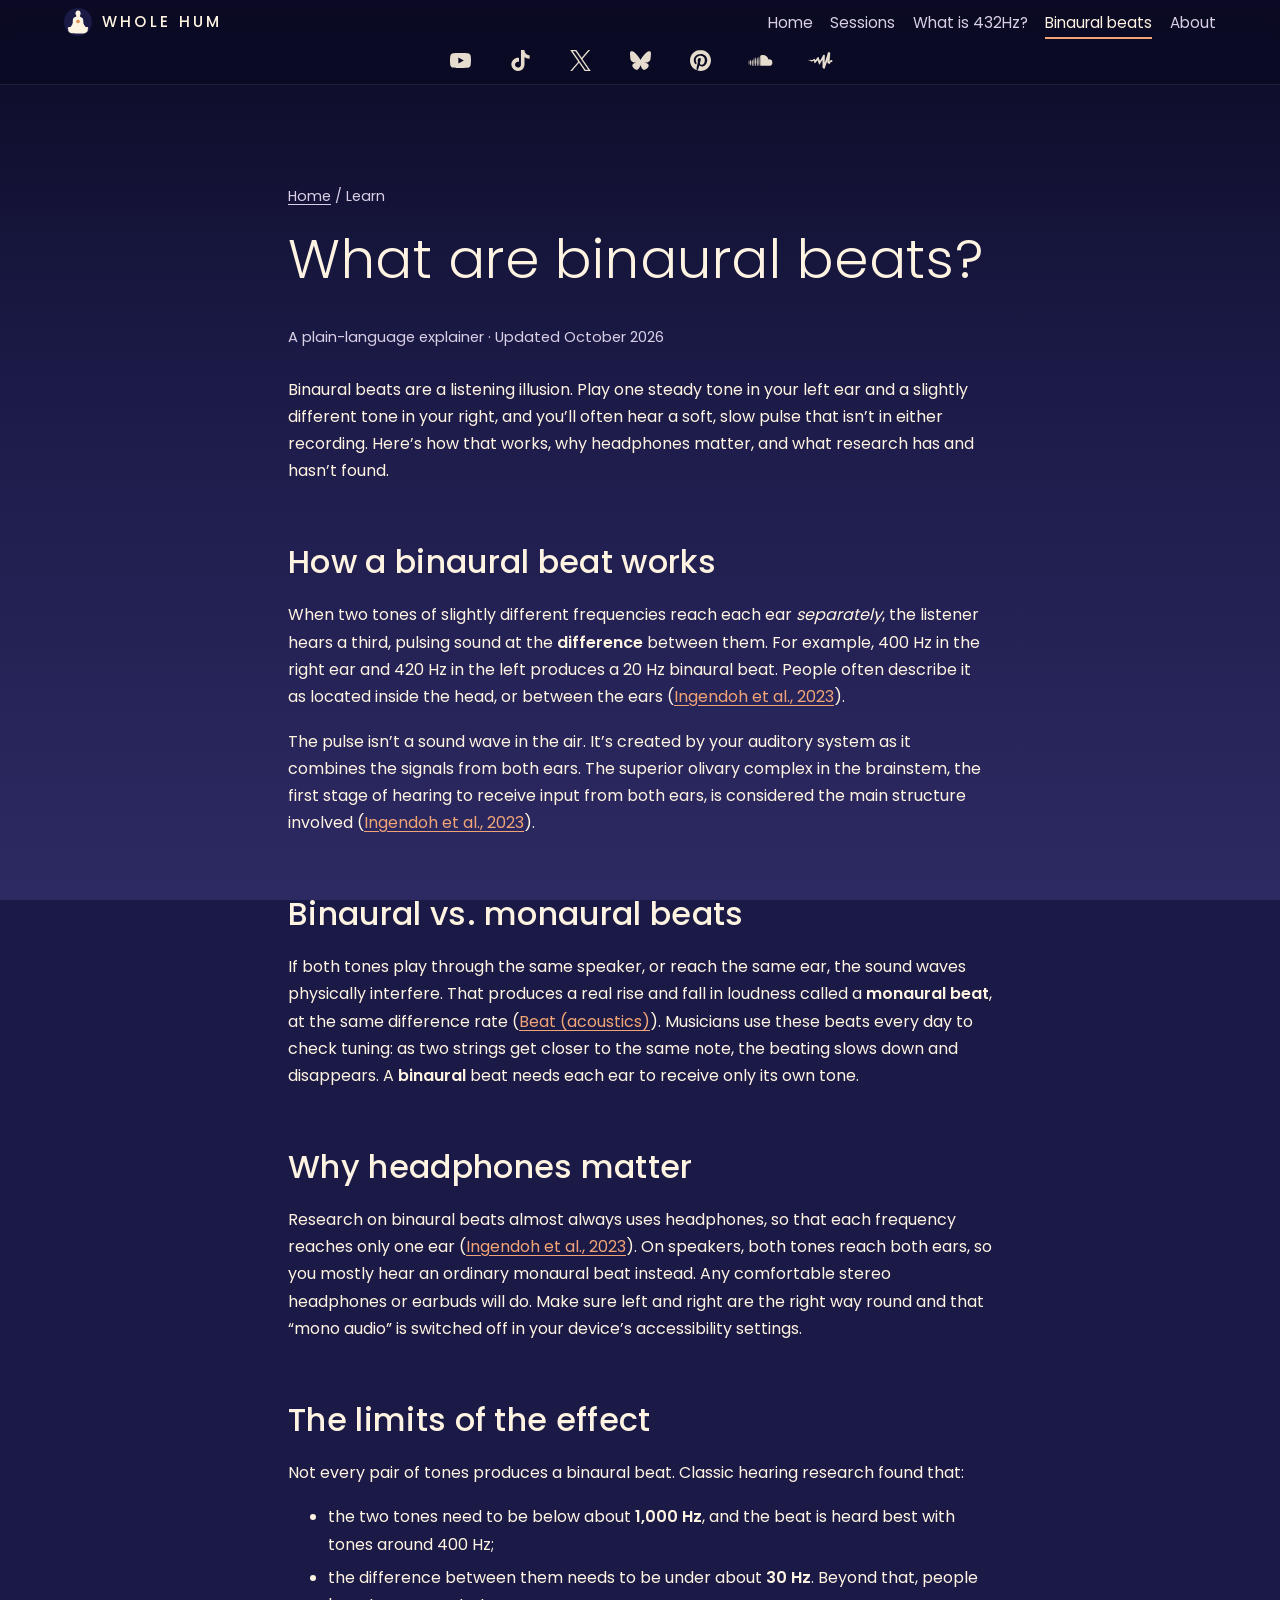
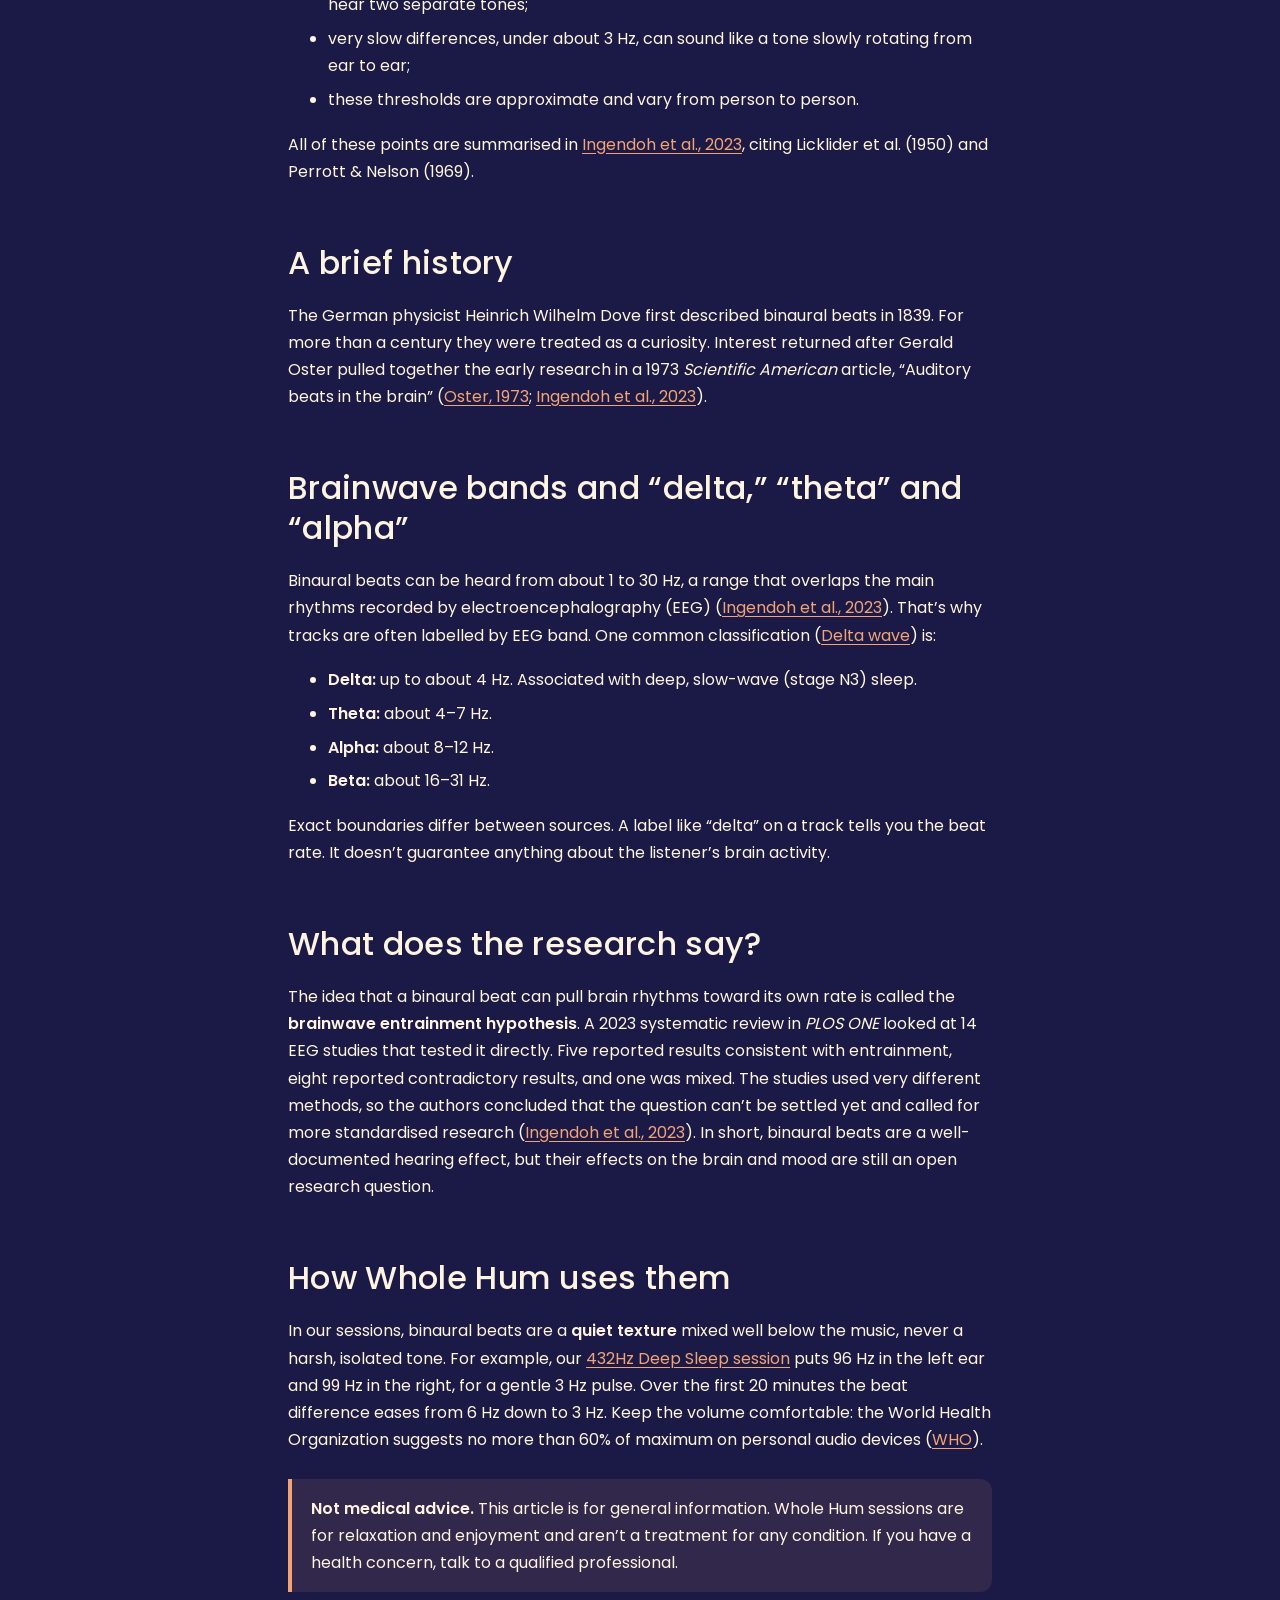
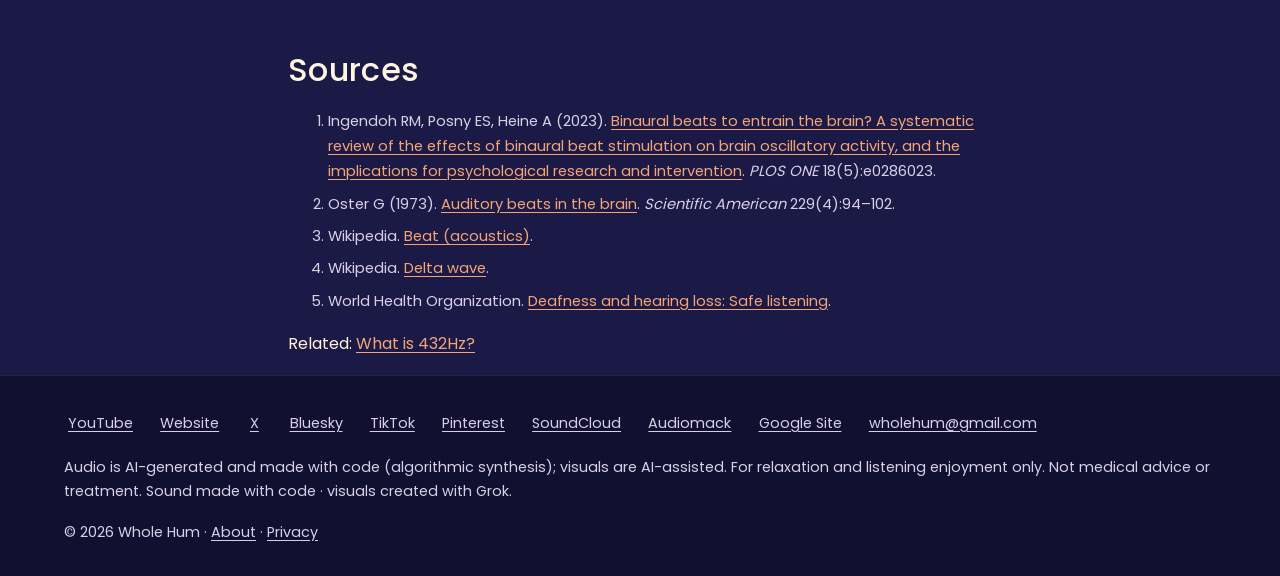
<file: learn/what-are-binaural-beats.html>
<!doctype html>
<html lang="en">
<head>
<meta charset="utf-8">
<meta name="viewport" content="width=device-width, initial-scale=1">
<!-- Google Analytics 4 with Consent Mode v2 (details: privacy.html). Ads features off. -->
<script>
window.dataLayer = window.dataLayer || [];
// While window.whGaHold is true (EEA/UK/CH visitor who hasn't chosen Accept) event commands are dropped, not queued,
// so nothing from before the choice can be sent later.
function gtag(){ if (window.whGaHold && arguments[0] === 'event') return; dataLayer.push(arguments); }
(function () {
  var ADS_OFF = {ad_storage: 'denied', ad_user_data: 'denied', ad_personalization: 'denied'};
  function merge(a, b) { var o = {}, k; for (k in a) o[k] = a[k]; for (k in b) o[k] = b[k]; return o; }
  // EEA (EU + Iceland, Liechtenstein, Norway), UK and Switzerland: analytics off until the visitor accepts.
  gtag('consent', 'default', merge(ADS_OFF, {analytics_storage: 'denied', wait_for_update: 500, region: [
    'AT','BE','BG','HR','CY','CZ','DK','EE','FI','FR','DE','GR','HU','IE','IT','LV','LT','LU','MT','NL',
    'PL','PT','RO','SK','SI','ES','SE','IS','LI','NO','GB','CH']}));
  // Everywhere else: aggregate analytics on, advertising storage and signals off.
  gtag('consent', 'default', merge(ADS_OFF, {analytics_storage: 'granted'}));
  gtag('set', 'ads_data_redaction', true);
  // Likely European visitor (by time zone): ask first, and keep analytics off until they answer.
  var tz = ''; try { tz = Intl.DateTimeFormat().resolvedOptions().timeZone || ''; } catch (e) {}
  window.whNeedsConsent = /^(Europe|Arctic)\//.test(tz) ||
    /^(Atlantic\/(Reykjavik|Canary|Madeira|Azores|Faroe|Jan_Mayen)|Asia\/(Nicosia|Famagusta))$/.test(tz);
  var choice = null; try { choice = localStorage.getItem('wh-analytics-consent'); } catch (e) {}
  if (choice === 'granted' || choice === 'denied') {
    gtag('consent', 'update', {analytics_storage: choice});
  } else if (window.whNeedsConsent) {
    gtag('consent', 'update', {analytics_storage: 'denied'});
  }
  // An explicit "no" (banner Decline or the privacy-page switch) stops Google Analytics entirely.
  if (choice === 'denied') window['ga-disable-G-04TF991ZRR'] = true;
  // Consent Mode basic for likely EEA/UK/CH visitors: gtag.js is not loaded at all (no request to Google, no
  // cookieless pings) until they choose Accept; after Decline it stays unloaded on later visits too.
  window.whGaHold = window.whNeedsConsent && choice !== 'granted';
})();
// Configures GA and loads gtag.js once: straight away everywhere else (same order as before), or on Accept for
// EEA/UK/CH (analytics.js calls it after the consent update, so the first page_view is sent as granted).
window.whLoadGA = function () {
  if (window.whGaLoaded) return;
  window.whGaLoaded = true;
  window.whGaHold = false;
  gtag('js', new Date());
  gtag('config', 'G-04TF991ZRR', {
    allow_google_signals: false,
    allow_ad_personalization_signals: false,
    cookie_expires: 34128000,
    cookie_flags: 'SameSite=Lax;Secure'
  });
  var s = document.createElement('script');
  s.async = true;
  s.src = 'https://www.googletagmanager.com/gtag/js?id=G-04TF991ZRR';
  document.head.appendChild(s);
};
if (!window.whGaHold) window.whLoadGA();
</script>
<!-- End Google Analytics -->
<title>What Are Binaural Beats? How They Work and What Research Says | Whole Hum</title>
<meta name="description" content="How binaural beats work, why they need headphones, how they relate to EEG brainwave bands like delta and theta, and a plain summary of the research.">
<link rel="canonical" href="https://wholehum.github.io/learn/what-are-binaural-beats.html">
<meta name="theme-color" content="#1b1a46">
<meta property="og:site_name" content="Whole Hum">
<meta property="og:type" content="article">
<meta property="og:title" content="What Are Binaural Beats? How They Work and What Research Says | Whole Hum">
<meta property="og:description" content="How binaural beats work, why they need headphones, how they relate to EEG brainwave bands like delta and theta, and a plain summary of the research.">
<meta property="og:url" content="https://wholehum.github.io/learn/what-are-binaural-beats.html">
<meta property="og:image" content="https://wholehum.github.io/assets/img/wholehum-og-1200x630.jpg">
<meta property="og:image:width" content="1200">
<meta property="og:image:height" content="630">
<meta property="og:image:type" content="image/jpeg">
<meta property="og:image:alt" content="Whole Hum logo: a seated meditating figure with a glowing chest beside WHOLE HUM, over a violet-to-peach dusk sky.">
<meta name="twitter:card" content="summary_large_image">
<meta name="twitter:site" content="@WholeHum">
<meta name="twitter:title" content="What Are Binaural Beats? How They Work and What Research Says | Whole Hum">
<meta name="twitter:description" content="How binaural beats work, why they need headphones, how they relate to EEG brainwave bands like delta and theta, and a plain summary of the research.">
<meta name="twitter:image" content="https://wholehum.github.io/assets/img/wholehum-og-1200x630.jpg">
<meta name="twitter:image:alt" content="Whole Hum logo: a seated meditating figure with a glowing chest beside WHOLE HUM, over a violet-to-peach dusk sky.">
<link rel="icon" href="../favicon.ico" sizes="16x16 32x32 48x48">
<link rel="icon" type="image/svg+xml" href="../favicon.svg">
<link rel="icon" type="image/png" sizes="32x32" href="../assets/img/icon-32.png">
<link rel="icon" type="image/png" sizes="16x16" href="../assets/img/icon-16.png">
<link rel="apple-touch-icon" href="../apple-touch-icon.png">
<link rel="manifest" href="../site.webmanifest">
<link rel="preload" href="../assets/fonts/poppins-regular.woff2" as="font" type="font/woff2" crossorigin>
<link rel="stylesheet" href="../assets/css/style.css">
<script type="application/ld+json">
{
  "@context": "https://schema.org",
  "@type": "Article",
  "headline": "What are binaural beats?",
  "description": "How binaural beats work, why they need headphones, how they relate to EEG brainwave bands like delta and theta, and a plain summary of the research.",
  "author": {
    "@type": "Organization",
    "name": "Whole Hum",
    "url": "https://wholehum.github.io/"
  },
  "publisher": {
    "@type": "Organization",
    "name": "Whole Hum",
    "logo": {
      "@type": "ImageObject",
      "url": "https://wholehum.github.io/assets/img/icon-512.png"
    }
  },
  "datePublished": "2026-10-20",
  "dateModified": "2026-10-20",
  "mainEntityOfPage": "https://wholehum.github.io/learn/what-are-binaural-beats.html",
  "image": "https://wholehum.github.io/assets/img/wholehum-og-1200x630.jpg"
}
</script>
</head>
<body>
<a class="skip" href="#main">Skip to content</a>
<header class="site-header">
  <div class="wrap">
    <a class="brand" href="../index.html"><img src="../assets/img/logo-smallcut.svg" width="36" height="36" alt="">Whole Hum</a>
    <nav class="nav" aria-label="Main"><ul><li><a href="../index.html">Home</a></li><li><a href="../sessions/432hz-deep-sleep.html">Sessions</a></li><li><a href="../learn/what-is-432hz.html">What is 432Hz?</a></li><li><a href="../learn/what-are-binaural-beats.html" aria-current="page">Binaural beats</a></li><li><a href="../about.html">About</a></li></ul></nav>
  </div>
  <div class="social-band"><nav class="social-icons" aria-label="Whole Hum on social media"><!-- Glyphs: Simple Icons v16.35.0 (CC0 1.0), https://simpleicons.org --><ul><li><a href="https://www.youtube.com/@wholehum?utm_source=wholehum_site&amp;utm_medium=bio_link&amp;utm_campaign=social_band&amp;utm_content=youtube" rel="me noopener" aria-label="Whole Hum on YouTube" title="YouTube" data-link-platform="youtube" data-link-position="band"><svg viewBox="0 0 24 24" width="24" height="24" aria-hidden="true" focusable="false"><path fill="currentColor" d="M23.498 6.186a3.016 3.016 0 0 0-2.122-2.136C19.505 3.545 12 3.545 12 3.545s-7.505 0-9.377.505A3.017 3.017 0 0 0 .502 6.186C0 8.07 0 12 0 12s0 3.93.502 5.814a3.016 3.016 0 0 0 2.122 2.136c1.871.505 9.376.505 9.376.505s7.505 0 9.377-.505a3.015 3.015 0 0 0 2.122-2.136C24 15.93 24 12 24 12s0-3.93-.502-5.814zM9.545 15.568V8.432L15.818 12l-6.273 3.568z"/></svg></a></li><li><a href="https://www.tiktok.com/@wholehum?utm_source=wholehum_site&amp;utm_medium=bio_link&amp;utm_campaign=social_band&amp;utm_content=tiktok" rel="me noopener" aria-label="Whole Hum on TikTok" title="TikTok" data-link-platform="tiktok" data-link-position="band"><svg viewBox="0 0 24 24" width="24" height="24" aria-hidden="true" focusable="false"><path fill="currentColor" d="M12.525.02c1.31-.02 2.61-.01 3.91-.02.08 1.53.63 3.09 1.75 4.17 1.12 1.11 2.7 1.62 4.24 1.79v4.03c-1.44-.05-2.89-.35-4.2-.97-.57-.26-1.1-.59-1.62-.93-.01 2.92.01 5.84-.02 8.75-.08 1.4-.54 2.79-1.35 3.94-1.31 1.92-3.58 3.17-5.91 3.21-1.43.08-2.86-.31-4.08-1.03-2.02-1.19-3.44-3.37-3.65-5.71-.02-.5-.03-1-.01-1.49.18-1.9 1.12-3.72 2.58-4.96 1.66-1.44 3.98-2.13 6.15-1.72.02 1.48-.04 2.96-.04 4.44-.99-.32-2.15-.23-3.02.37-.63.41-1.11 1.04-1.36 1.75-.21.51-.15 1.07-.14 1.61.24 1.64 1.82 3.02 3.5 2.87 1.12-.01 2.19-.66 2.77-1.61.19-.33.4-.67.41-1.06.1-1.79.06-3.57.07-5.36.01-4.03-.01-8.05.02-12.07z"/></svg></a></li><li><a href="https://x.com/WholeHum?utm_source=wholehum_site&amp;utm_medium=bio_link&amp;utm_campaign=social_band&amp;utm_content=x" rel="me noopener" aria-label="Whole Hum on X" title="X" data-link-platform="x" data-link-position="band"><svg viewBox="0 0 24 24" width="24" height="24" aria-hidden="true" focusable="false"><path fill="currentColor" d="M14.234 10.162 22.977 0h-2.072l-7.591 8.824L7.251 0H.258l9.168 13.343L.258 24H2.33l8.016-9.318L16.749 24h6.993zm-2.837 3.299-.929-1.329L3.076 1.56h3.182l5.965 8.532.929 1.329 7.754 11.09h-3.182z"/></svg></a></li><li><a href="https://bsky.app/profile/wholehum.bsky.social?utm_source=wholehum_site&amp;utm_medium=bio_link&amp;utm_campaign=social_band&amp;utm_content=bluesky" rel="me noopener" aria-label="Whole Hum on Bluesky" title="Bluesky" data-link-platform="bluesky" data-link-position="band"><svg viewBox="0 0 24 24" width="24" height="24" aria-hidden="true" focusable="false"><path fill="currentColor" d="M5.202 2.857C7.954 4.922 10.913 9.11 12 11.358c1.087-2.247 4.046-6.436 6.798-8.501C20.783 1.366 24 .213 24 3.883c0 .732-.42 6.156-.667 7.037-.856 3.061-3.978 3.842-6.755 3.37 4.854.826 6.089 3.562 3.422 6.299-5.065 5.196-7.28-1.304-7.847-2.97-.104-.305-.152-.448-.153-.327 0-.121-.05.022-.153.327-.568 1.666-2.782 8.166-7.847 2.97-2.667-2.737-1.432-5.473 3.422-6.3-2.777.473-5.899-.308-6.755-3.369C.42 10.04 0 4.615 0 3.883c0-3.67 3.217-2.517 5.202-1.026"/></svg></a></li><li><a href="https://www.pinterest.com/wholehum/?utm_source=wholehum_site&amp;utm_medium=bio_link&amp;utm_campaign=social_band&amp;utm_content=pinterest" rel="me noopener" aria-label="Whole Hum on Pinterest" title="Pinterest" data-link-platform="pinterest" data-link-position="band"><svg viewBox="0 0 24 24" width="24" height="24" aria-hidden="true" focusable="false"><path fill="currentColor" d="M12.017 0C5.396 0 .029 5.367.029 11.987c0 5.079 3.158 9.417 7.618 11.162-.105-.949-.199-2.403.041-3.439.219-.937 1.406-5.957 1.406-5.957s-.359-.72-.359-1.781c0-1.663.967-2.911 2.168-2.911 1.024 0 1.518.769 1.518 1.688 0 1.029-.653 2.567-.992 3.992-.285 1.193.6 2.165 1.775 2.165 2.128 0 3.768-2.245 3.768-5.487 0-2.861-2.063-4.869-5.008-4.869-3.41 0-5.409 2.562-5.409 5.199 0 1.033.394 2.143.889 2.741.099.12.112.225.085.345-.09.375-.293 1.199-.334 1.363-.053.225-.172.271-.401.165-1.495-.69-2.433-2.878-2.433-4.646 0-3.776 2.748-7.252 7.92-7.252 4.158 0 7.392 2.967 7.392 6.923 0 4.135-2.607 7.462-6.233 7.462-1.214 0-2.354-.629-2.758-1.379l-.749 2.848c-.269 1.045-1.004 2.352-1.498 3.146 1.123.345 2.306.535 3.55.535 6.607 0 11.985-5.365 11.985-11.987C23.97 5.39 18.592.026 11.985.026L12.017 0z"/></svg></a></li><li class="si-wide"><a href="https://soundcloud.com/wholehum?utm_source=wholehum_site&amp;utm_medium=bio_link&amp;utm_campaign=social_band&amp;utm_content=soundcloud" rel="me noopener" aria-label="Whole Hum on SoundCloud" title="SoundCloud" data-link-platform="soundcloud" data-link-position="band"><svg viewBox="0 0 24 24" width="24" height="24" aria-hidden="true" focusable="false"><path fill="currentColor" d="M23.999 14.165c-.052 1.796-1.612 3.169-3.4 3.169h-8.18a.68.68 0 0 1-.675-.683V7.862a.747.747 0 0 1 .452-.724s.75-.513 2.333-.513a5.364 5.364 0 0 1 2.763.755 5.433 5.433 0 0 1 2.57 3.54c.282-.08.574-.121.868-.12.884 0 1.73.358 2.347.992s.948 1.49.922 2.373ZM10.721 8.421c.247 2.98.427 5.697 0 8.672a.264.264 0 0 1-.53 0c-.395-2.946-.22-5.718 0-8.672a.264.264 0 0 1 .53 0ZM9.072 9.448c.285 2.659.37 4.986-.006 7.655a.277.277 0 0 1-.55 0c-.331-2.63-.256-5.02 0-7.655a.277.277 0 0 1 .556 0Zm-1.663-.257c.27 2.726.39 5.171 0 7.904a.266.266 0 0 1-.532 0c-.38-2.69-.257-5.21 0-7.904a.266.266 0 0 1 .532 0Zm-1.647.77a26.108 26.108 0 0 1-.008 7.147.272.272 0 0 1-.542 0 27.955 27.955 0 0 1 0-7.147.275.275 0 0 1 .55 0Zm-1.67 1.769c.421 1.865.228 3.5-.029 5.388a.257.257 0 0 1-.514 0c-.21-1.858-.398-3.549 0-5.389a.272.272 0 0 1 .543 0Zm-1.655-.273c.388 1.897.26 3.508-.01 5.412-.026.28-.514.283-.54 0-.244-1.878-.347-3.54-.01-5.412a.283.283 0 0 1 .56 0Zm-1.668.911c.4 1.268.257 2.292-.026 3.572a.257.257 0 0 1-.514 0c-.241-1.262-.354-2.312-.023-3.572a.283.283 0 0 1 .563 0Z"/></svg></a></li><li class="si-wide"><a href="https://audiomack.com/wholehum?utm_source=wholehum_site&amp;utm_medium=bio_link&amp;utm_campaign=social_band&amp;utm_content=audiomack" rel="me noopener" aria-label="Whole Hum on Audiomack" title="Audiomack" data-link-platform="audiomack" data-link-position="band"><svg viewBox="0 0 24 24" width="24" height="24" aria-hidden="true" focusable="false"><path fill="currentColor" d="M.331 11.378s.5418-.089.765.1439c.2234.2332.077.7156-.2195.7237-.2965.01-.5705.063-.765-.1439-.1946-.2066-.1424-.6218.2195-.7237m5.881 3.2925c-.0522.01-.1075-.018-.164-.059-.3884-.5413-.5287-2.3923-.707-2.5025-.185-.1144-.8545 1.0255-2.1862.903-.5569-.051-1.1236-.4121-1.4573-.662.031-.4206.0364-1.4027.8659-1.0833.5038.1939 1.3667.7266 2.1245-.23.8378-1.0579 1.2999-.7506 1.577-.5206.2771.23.0925 1.4259.5058 1.0916.4133-.3343 2.082-2.4103 2.082-2.4103s1.292-1.303 1.4898.067c.1979 1.3698 1.0403 2.8877 1.2635 2.8445.2234-.043 2.8223-5.3253 3.1945-5.666.3722-.3409 1.6252-.2961 1.5657.5781-.0596.8742-.1871 6.308-.1871 6.308s-.147 1.5311.0924.7128c.0992-.3392.206-.6453.3392-1.0024.6414-2.0534 1.734-5.5613 2.2784-7.3688.1252-.4325.233-.8037.3166-1.0891l.0001-.0008a3.5925 3.5925 0 0 1 .0973-.3305c.0455-.1532.0763-.2546.0858-.2813.0243-.068.0925-.1192.1884-.157.0962-.061.1995-.064.3165-.067.3021-.027.6907.012 1.0401.1119.1018 0 .2125.037.3172.1118v.0001s.0063 0 .0151.01c.0023 0 .0048 0 .0073.01.0219.015.0573.045.0983.095.0012 0 .0025 0 .004.01.017.021.0341.045.0515.073.1952.2863.315.814.1948 1.7498-.2996 2.3354-.5316 7.1397-.5316 7.1397s-.0461.2298.4353-.782c.0167-.035.0383-.066.058-.098.026-.017.0552-.042.0913-.085.2974-.3546 1.0968-.5629 1.6512-.5586.2336.028.4293.087.5462.1609.2188.333.0897 1.562.0897 1.562-.4612.043-1.3403.2908-1.6519.3366-.3118.046-.7852 2.0699-1.4433 1.8629-.6581-.2069-2.1246-1.1268-2.1246-1.2533 0-.1102.1152-1.4546.1453-1.8016.0022-.024.004-.046.0058-.068a.152.152 0 0 1 .0014-.014l-.0002.0003c.0213-.2733.0023-.3927-.1239-.1199-.1086.2346-.581 1.7359-1.1078 3.3709-.0556.1429-1.0511 3.1558-1.1818 3.5231-.156.4261-.287.7523-.3776.921-.1378.1867-.3234.3036-.5826.2252-.6465-.1954-1.4654-1.0889-1.473-1.3106-.0155-1.2503.0608-7.973-.2423-7.4127-.311.5744-2.73 4.5608-2.73 4.5608-.0405.01-.0705.01-.1062.01-.1712-.019-.4366-.074-.51-.2384-.004-.01-.0094-.018-.0129-.028-.0035-.01-.0075-.022-.0135-.04-.0329-.1097-.0463-.2289-.0753-.3265-.1082-.3652-.2813-.8886-.463-1.421-.2784-.9079-.5654-1.8366-.6127-1.9391-.0923-.2007-.2268-.116-.3475-.0002-.54.458-1.6868 2.4793-2.7225 2.5898"/></svg></a></li></ul></nav></div>
</header>
<main id="main" tabindex="-1">
<article class="article read">
  <nav class="breadcrumb" aria-label="Breadcrumb"><a href="../index.html">Home</a> / Learn</nav>
  <header>
    <h1>What are binaural beats?</h1>
    <p class="meta">A plain-language explainer &middot; Updated October 2026</p>
  </header>

  <p>Binaural beats are a listening illusion. Play one steady tone in your left ear and a slightly different tone in your right, and you&rsquo;ll often hear a soft, slow pulse that isn&rsquo;t in either recording. Here&rsquo;s how that works, why headphones matter, and what research has and hasn&rsquo;t found.</p>

  <h2>How a binaural beat works</h2>
  <p>When two tones of slightly different frequencies reach each ear <em>separately</em>, the listener hears a third, pulsing sound at the <strong>difference</strong> between them. For example, 400&nbsp;Hz in the right ear and 420&nbsp;Hz in the left produces a 20&nbsp;Hz binaural beat. People often describe it as located inside the head, or between the ears (<a href="https://doi.org/10.1371/journal.pone.0286023">Ingendoh et al., 2023</a>).</p>
  <p>The pulse isn&rsquo;t a sound wave in the air. It&rsquo;s created by your auditory system as it combines the signals from both ears. The superior olivary complex in the brainstem, the first stage of hearing to receive input from both ears, is considered the main structure involved (<a href="https://doi.org/10.1371/journal.pone.0286023">Ingendoh et al., 2023</a>).</p>

  <h2>Binaural vs. monaural beats</h2>
  <p>If both tones play through the same speaker, or reach the same ear, the sound waves physically interfere. That produces a real rise and fall in loudness called a <strong>monaural beat</strong>, at the same difference rate (<a href="https://en.wikipedia.org/wiki/Beat_(acoustics)">Beat (acoustics)</a>). Musicians use these beats every day to check tuning: as two strings get closer to the same note, the beating slows down and disappears. A <strong>binaural</strong> beat needs each ear to receive only its own tone.</p>

  <h2>Why headphones matter</h2>
  <p>Research on binaural beats almost always uses headphones, so that each frequency reaches only one ear (<a href="https://doi.org/10.1371/journal.pone.0286023">Ingendoh et al., 2023</a>). On speakers, both tones reach both ears, so you mostly hear an ordinary monaural beat instead. Any comfortable stereo headphones or earbuds will do. Make sure left and right are the right way round and that &ldquo;mono audio&rdquo; is switched off in your device&rsquo;s accessibility settings.</p>

  <h2>The limits of the effect</h2>
  <p>Not every pair of tones produces a binaural beat. Classic hearing research found that:</p>
  <ul>
    <li>the two tones need to be below about <strong>1,000&nbsp;Hz</strong>, and the beat is heard best with tones around 400&nbsp;Hz;</li>
    <li>the difference between them needs to be under about <strong>30&nbsp;Hz</strong>. Beyond that, people hear two separate tones;</li>
    <li>very slow differences, under about 3&nbsp;Hz, can sound like a tone slowly rotating from ear to ear;</li>
    <li>these thresholds are approximate and vary from person to person.</li>
  </ul>
  <p>All of these points are summarised in <a href="https://doi.org/10.1371/journal.pone.0286023">Ingendoh et al., 2023</a>, citing Licklider et al. (1950) and Perrott &amp; Nelson (1969).</p>

  <h2>A brief history</h2>
  <p>The German physicist Heinrich Wilhelm Dove first described binaural beats in 1839. For more than a century they were treated as a curiosity. Interest returned after Gerald Oster pulled together the early research in a 1973 <em>Scientific American</em> article, &ldquo;Auditory beats in the brain&rdquo; (<a href="https://doi.org/10.1038/scientificamerican1073-94">Oster, 1973</a>; <a href="https://doi.org/10.1371/journal.pone.0286023">Ingendoh et al., 2023</a>).</p>

  <h2>Brainwave bands and &ldquo;delta,&rdquo; &ldquo;theta&rdquo; and &ldquo;alpha&rdquo;</h2>
  <p>Binaural beats can be heard from about 1 to 30&nbsp;Hz, a range that overlaps the main rhythms recorded by electroencephalography (EEG) (<a href="https://doi.org/10.1371/journal.pone.0286023">Ingendoh et al., 2023</a>). That&rsquo;s why tracks are often labelled by EEG band. One common classification (<a href="https://en.wikipedia.org/wiki/Delta_wave">Delta wave</a>) is:</p>
  <ul>
    <li><strong>Delta:</strong> up to about 4&nbsp;Hz. Associated with deep, slow-wave (stage N3) sleep.</li>
    <li><strong>Theta:</strong> about 4&ndash;7&nbsp;Hz.</li>
    <li><strong>Alpha:</strong> about 8&ndash;12&nbsp;Hz.</li>
    <li><strong>Beta:</strong> about 16&ndash;31&nbsp;Hz.</li>
  </ul>
  <p>Exact boundaries differ between sources. A label like &ldquo;delta&rdquo; on a track tells you the beat rate. It doesn&rsquo;t guarantee anything about the listener&rsquo;s brain activity.</p>

  <h2>What does the research say?</h2>
  <p>The idea that a binaural beat can pull brain rhythms toward its own rate is called the <strong>brainwave entrainment hypothesis</strong>. A 2023 systematic review in <em>PLOS ONE</em> looked at 14 EEG studies that tested it directly. Five reported results consistent with entrainment, eight reported contradictory results, and one was mixed. The studies used very different methods, so the authors concluded that the question can&rsquo;t be settled yet and called for more standardised research (<a href="https://doi.org/10.1371/journal.pone.0286023">Ingendoh et al., 2023</a>). In short, binaural beats are a well-documented hearing effect, but their effects on the brain and mood are still an open research question.</p>

  <h2>How Whole Hum uses them</h2>
  <p>In our sessions, binaural beats are a <strong>quiet texture</strong> mixed well below the music, never a harsh, isolated tone. For example, our <a href="../sessions/432hz-deep-sleep.html">432Hz Deep Sleep session</a> puts 96&nbsp;Hz in the left ear and 99&nbsp;Hz in the right, for a gentle 3&nbsp;Hz pulse. Over the first 20 minutes the beat difference eases from 6&nbsp;Hz down to 3&nbsp;Hz. Keep the volume comfortable: the World Health Organization suggests no more than 60% of maximum on personal audio devices (<a href="https://www.who.int/news-room/questions-and-answers/item/deafness-and-hearing-loss-safe-listening">WHO</a>).</p>

  <div class="note" role="note"><p><strong>Not medical advice.</strong> This article is for general information. Whole Hum sessions are for relaxation and enjoyment and aren&rsquo;t a treatment for any condition. If you have a health concern, talk to a qualified professional.</p></div>

  <h2>Sources</h2>
  <ol class="sources">
    <li>Ingendoh RM, Posny ES, Heine A (2023). <a href="https://doi.org/10.1371/journal.pone.0286023">Binaural beats to entrain the brain? A systematic review of the effects of binaural beat stimulation on brain oscillatory activity, and the implications for psychological research and intervention</a>. <em>PLOS ONE</em> 18(5):e0286023.</li>
    <li>Oster G (1973). <a href="https://doi.org/10.1038/scientificamerican1073-94">Auditory beats in the brain</a>. <em>Scientific American</em> 229(4):94&ndash;102.</li>
    <li>Wikipedia. <a href="https://en.wikipedia.org/wiki/Beat_(acoustics)">Beat (acoustics)</a>.</li>
    <li>Wikipedia. <a href="https://en.wikipedia.org/wiki/Delta_wave">Delta wave</a>.</li>
    <li>World Health Organization. <a href="https://www.who.int/news-room/questions-and-answers/item/deafness-and-hearing-loss-safe-listening">Deafness and hearing loss: Safe listening</a>.</li>
  </ol>
  <p>Related: <a href="../learn/what-is-432hz.html">What is 432Hz?</a></p>
</article>
</main>
<footer class="site-footer">
  <div class="wrap">
    <nav aria-label="Whole Hum elsewhere"><ul><li><a href="https://www.youtube.com/@wholehum" rel="me noopener">YouTube</a></li><li><a href="https://wholehum.github.io/" rel="me noopener">Website</a></li><li><a href="https://x.com/WholeHum" rel="me noopener">X</a></li><li><a href="https://bsky.app/profile/wholehum.bsky.social" rel="me noopener">Bluesky</a></li><li><a href="https://www.tiktok.com/@wholehum" rel="me noopener">TikTok</a></li><li><a href="https://www.pinterest.com/wholehum/" rel="me noopener">Pinterest</a></li><li><a href="https://soundcloud.com/wholehum" rel="me noopener">SoundCloud</a></li><li><a href="https://audiomack.com/wholehum" rel="me noopener">Audiomack</a></li><li><a href="https://sites.google.com/view/wholehum?utm_source=wholehum_site&amp;utm_medium=bio_link&amp;utm_campaign=site_footer&amp;utm_content=google_site" rel="me noopener" data-link-platform="google_site" data-link-position="footer">Google Site</a></li><li><a href="mailto:wholehum@gmail.com" data-link-platform="email" data-link-position="footer">wholehum@gmail.com</a></li></ul></nav>
    <p>Audio is AI-generated and made with code (algorithmic synthesis); visuals are AI-assisted. For relaxation and listening enjoyment only. Not medical advice or treatment. Sound made with code · visuals created with Grok.</p>
    <p>&copy; 2026 Whole Hum &middot; <a href="../about.html">About</a> &middot; <a href="../privacy.html">Privacy</a></p>
  </div>
</footer>
<script src="../assets/js/links.js" defer></script>
<script src="../assets/js/analytics.js" defer></script>
<!-- Cloudflare Web Analytics --><script type='module' src='https://static.cloudflareinsights.com/beacon.min.js' data-cf-beacon='{"token": "a6b800e443594c818296fdfd0c3c9e5a"}'></script><!-- End Cloudflare Web Analytics -->
</body>
</html>
</file>
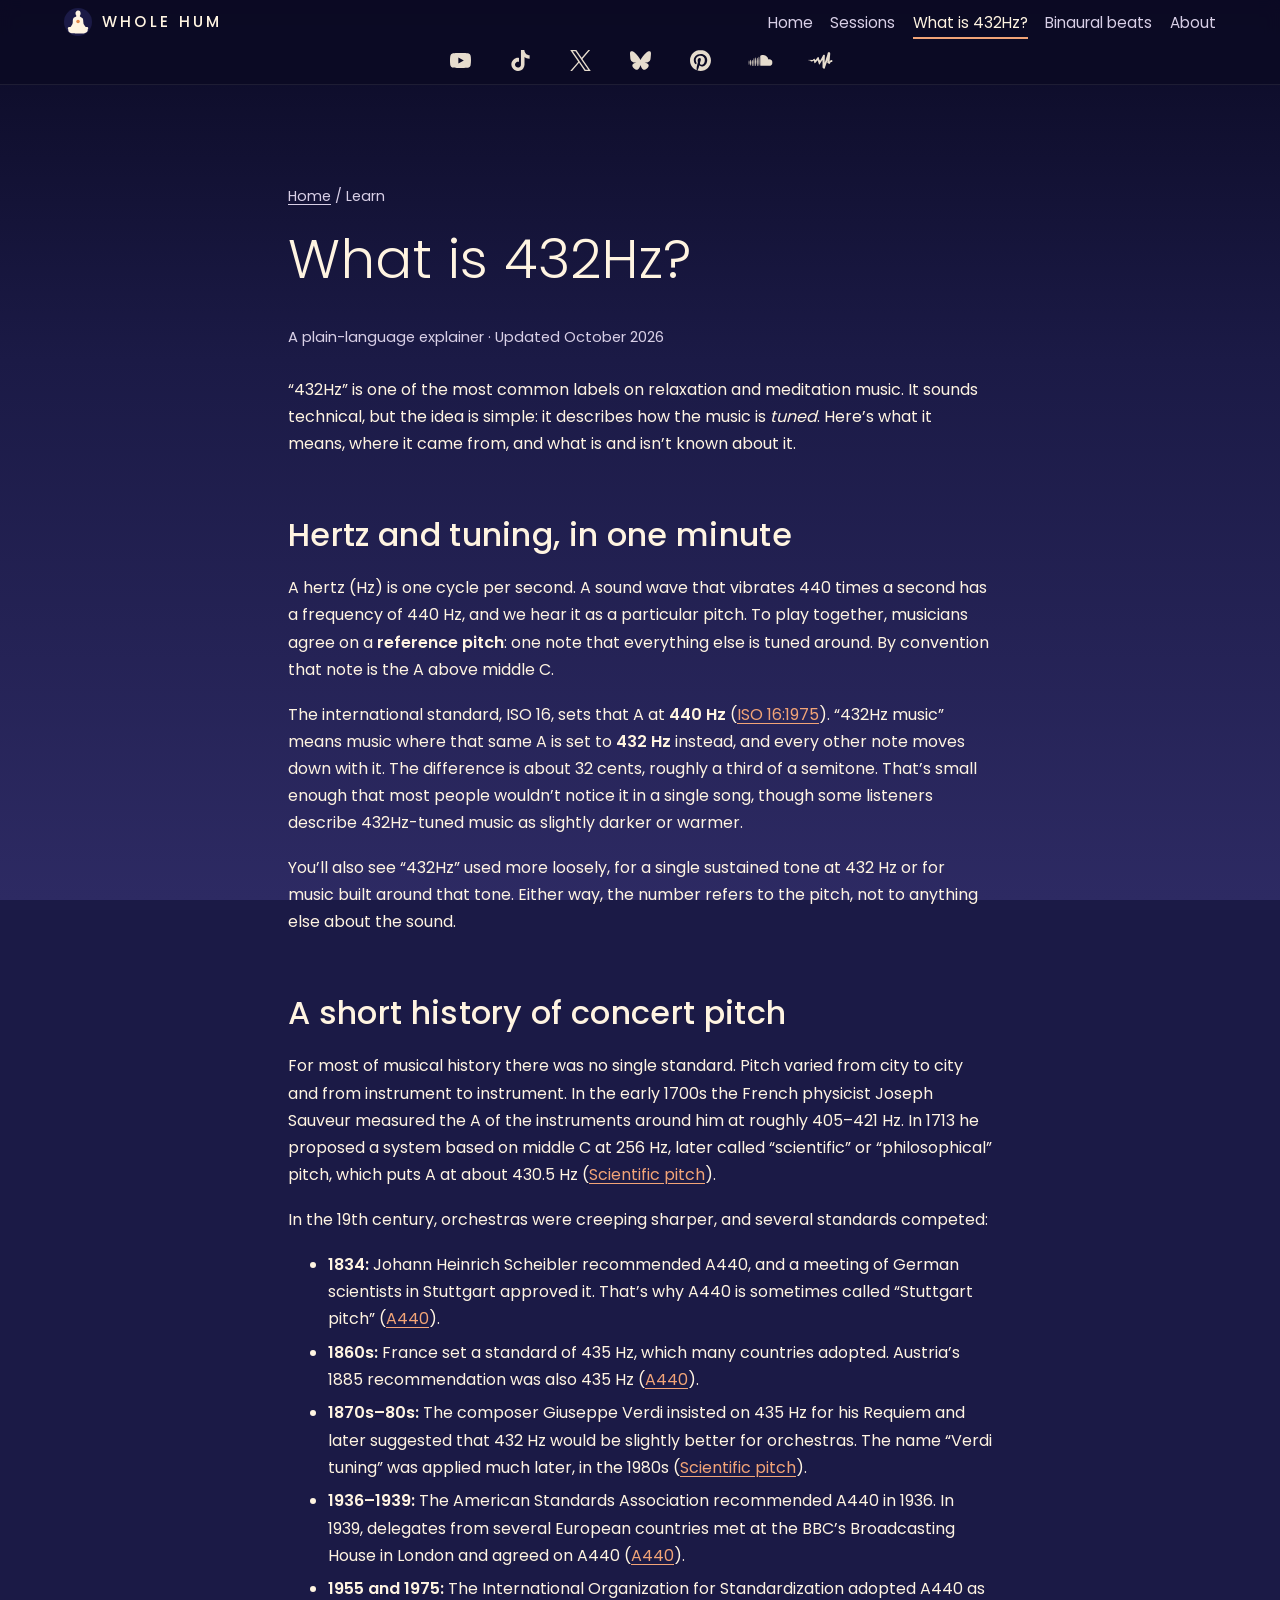
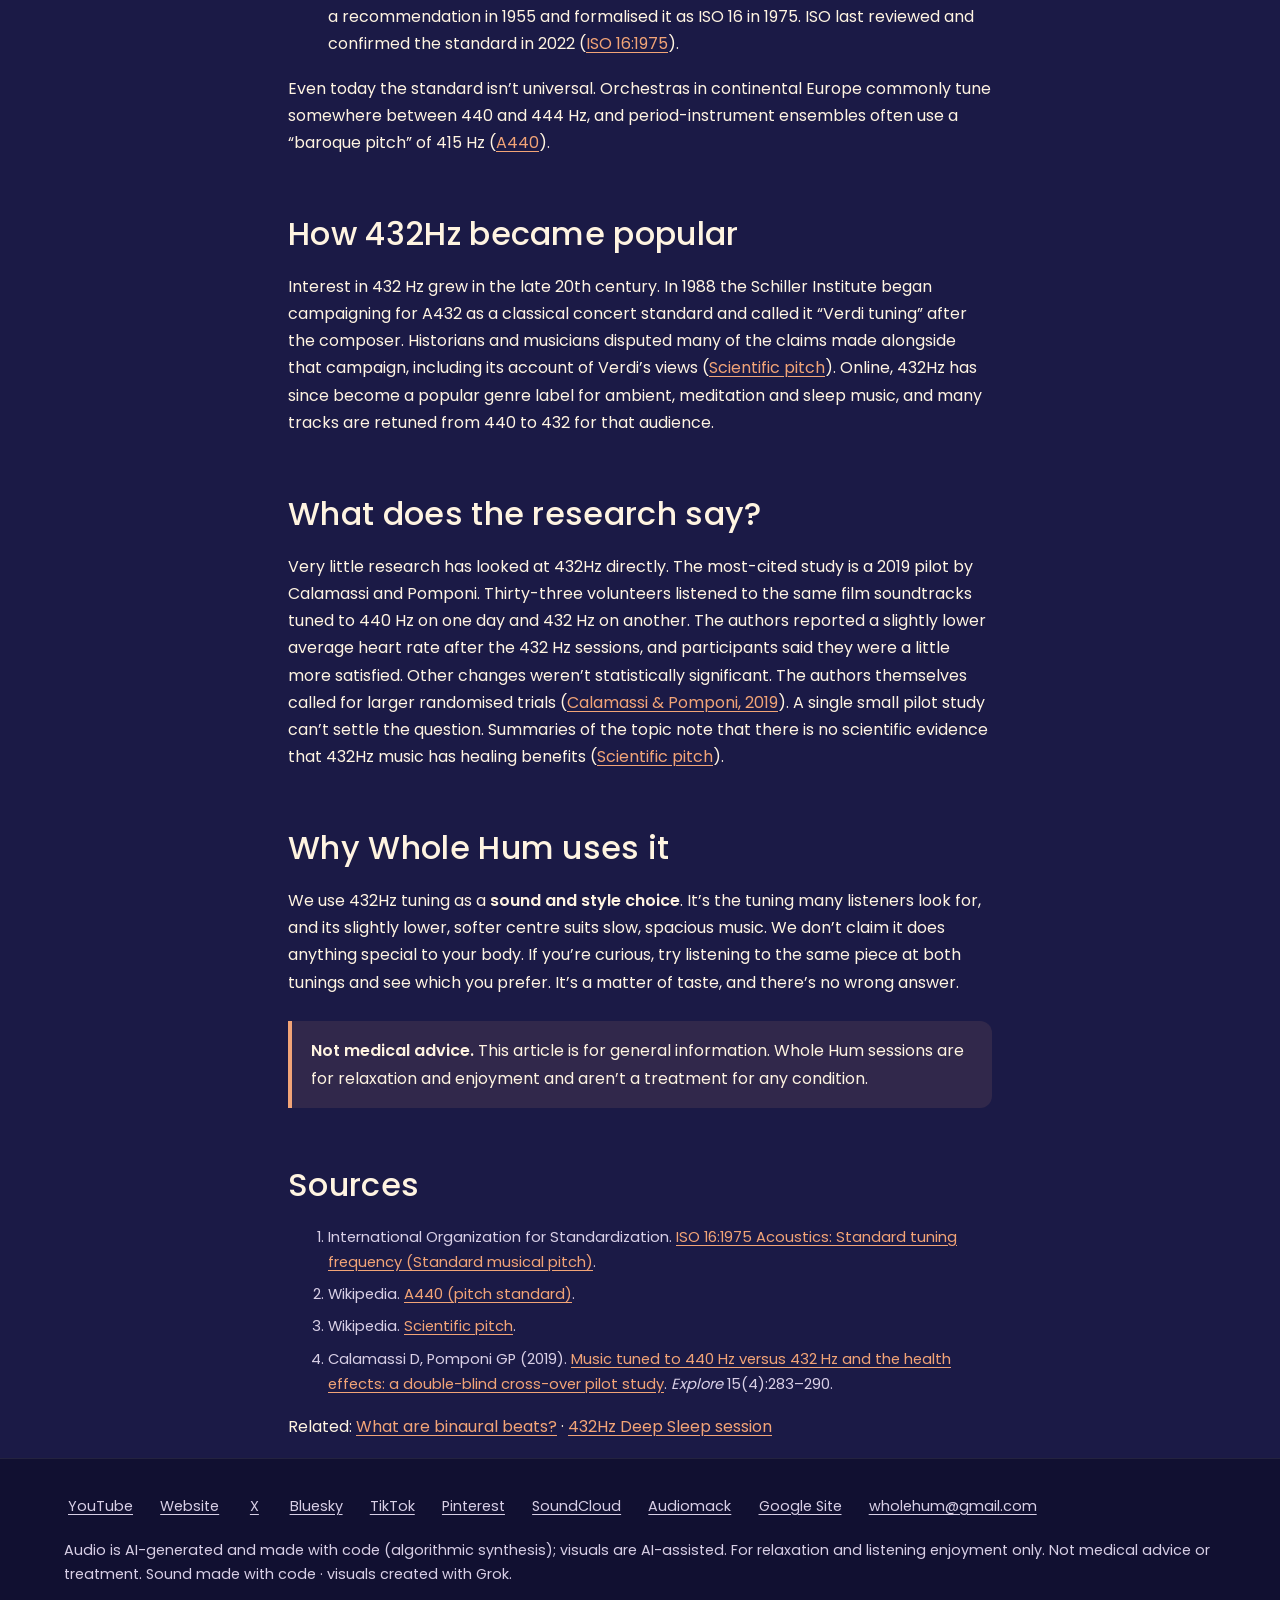
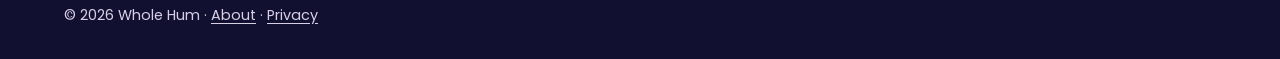
<file: learn/what-is-432hz.html>
<!doctype html>
<html lang="en">
<head>
<meta charset="utf-8">
<meta name="viewport" content="width=device-width, initial-scale=1">
<!-- Google Analytics 4 with Consent Mode v2 (details: privacy.html). Ads features off. -->
<script>
window.dataLayer = window.dataLayer || [];
// While window.whGaHold is true (EEA/UK/CH visitor who hasn't chosen Accept) event commands are dropped, not queued,
// so nothing from before the choice can be sent later.
function gtag(){ if (window.whGaHold && arguments[0] === 'event') return; dataLayer.push(arguments); }
(function () {
  var ADS_OFF = {ad_storage: 'denied', ad_user_data: 'denied', ad_personalization: 'denied'};
  function merge(a, b) { var o = {}, k; for (k in a) o[k] = a[k]; for (k in b) o[k] = b[k]; return o; }
  // EEA (EU + Iceland, Liechtenstein, Norway), UK and Switzerland: analytics off until the visitor accepts.
  gtag('consent', 'default', merge(ADS_OFF, {analytics_storage: 'denied', wait_for_update: 500, region: [
    'AT','BE','BG','HR','CY','CZ','DK','EE','FI','FR','DE','GR','HU','IE','IT','LV','LT','LU','MT','NL',
    'PL','PT','RO','SK','SI','ES','SE','IS','LI','NO','GB','CH']}));
  // Everywhere else: aggregate analytics on, advertising storage and signals off.
  gtag('consent', 'default', merge(ADS_OFF, {analytics_storage: 'granted'}));
  gtag('set', 'ads_data_redaction', true);
  // Likely European visitor (by time zone): ask first, and keep analytics off until they answer.
  var tz = ''; try { tz = Intl.DateTimeFormat().resolvedOptions().timeZone || ''; } catch (e) {}
  window.whNeedsConsent = /^(Europe|Arctic)\//.test(tz) ||
    /^(Atlantic\/(Reykjavik|Canary|Madeira|Azores|Faroe|Jan_Mayen)|Asia\/(Nicosia|Famagusta))$/.test(tz);
  var choice = null; try { choice = localStorage.getItem('wh-analytics-consent'); } catch (e) {}
  if (choice === 'granted' || choice === 'denied') {
    gtag('consent', 'update', {analytics_storage: choice});
  } else if (window.whNeedsConsent) {
    gtag('consent', 'update', {analytics_storage: 'denied'});
  }
  // An explicit "no" (banner Decline or the privacy-page switch) stops Google Analytics entirely.
  if (choice === 'denied') window['ga-disable-G-04TF991ZRR'] = true;
  // Consent Mode basic for likely EEA/UK/CH visitors: gtag.js is not loaded at all (no request to Google, no
  // cookieless pings) until they choose Accept; after Decline it stays unloaded on later visits too.
  window.whGaHold = window.whNeedsConsent && choice !== 'granted';
})();
// Configures GA and loads gtag.js once: straight away everywhere else (same order as before), or on Accept for
// EEA/UK/CH (analytics.js calls it after the consent update, so the first page_view is sent as granted).
window.whLoadGA = function () {
  if (window.whGaLoaded) return;
  window.whGaLoaded = true;
  window.whGaHold = false;
  gtag('js', new Date());
  gtag('config', 'G-04TF991ZRR', {
    allow_google_signals: false,
    allow_ad_personalization_signals: false,
    cookie_expires: 34128000,
    cookie_flags: 'SameSite=Lax;Secure'
  });
  var s = document.createElement('script');
  s.async = true;
  s.src = 'https://www.googletagmanager.com/gtag/js?id=G-04TF991ZRR';
  document.head.appendChild(s);
};
if (!window.whGaHold) window.whLoadGA();
</script>
<!-- End Google Analytics -->
<title>What Is 432Hz? Tuning, History and What Research Says | Whole Hum</title>
<meta name="description" content="What 432Hz tuning means, how it compares with the A440 concert-pitch standard, where the idea came from, and what research does and doesn’t show.">
<link rel="canonical" href="https://wholehum.github.io/learn/what-is-432hz.html">
<meta name="theme-color" content="#1b1a46">
<meta property="og:site_name" content="Whole Hum">
<meta property="og:type" content="article">
<meta property="og:title" content="What Is 432Hz? Tuning, History and What Research Says | Whole Hum">
<meta property="og:description" content="What 432Hz tuning means, how it compares with the A440 concert-pitch standard, where the idea came from, and what research does and doesn’t show.">
<meta property="og:url" content="https://wholehum.github.io/learn/what-is-432hz.html">
<meta property="og:image" content="https://wholehum.github.io/assets/img/wholehum-og-1200x630.jpg">
<meta property="og:image:width" content="1200">
<meta property="og:image:height" content="630">
<meta property="og:image:type" content="image/jpeg">
<meta property="og:image:alt" content="Whole Hum logo: a seated meditating figure with a glowing chest beside WHOLE HUM, over a violet-to-peach dusk sky.">
<meta name="twitter:card" content="summary_large_image">
<meta name="twitter:site" content="@WholeHum">
<meta name="twitter:title" content="What Is 432Hz? Tuning, History and What Research Says | Whole Hum">
<meta name="twitter:description" content="What 432Hz tuning means, how it compares with the A440 concert-pitch standard, where the idea came from, and what research does and doesn’t show.">
<meta name="twitter:image" content="https://wholehum.github.io/assets/img/wholehum-og-1200x630.jpg">
<meta name="twitter:image:alt" content="Whole Hum logo: a seated meditating figure with a glowing chest beside WHOLE HUM, over a violet-to-peach dusk sky.">
<link rel="icon" href="../favicon.ico" sizes="16x16 32x32 48x48">
<link rel="icon" type="image/svg+xml" href="../favicon.svg">
<link rel="icon" type="image/png" sizes="32x32" href="../assets/img/icon-32.png">
<link rel="icon" type="image/png" sizes="16x16" href="../assets/img/icon-16.png">
<link rel="apple-touch-icon" href="../apple-touch-icon.png">
<link rel="manifest" href="../site.webmanifest">
<link rel="preload" href="../assets/fonts/poppins-regular.woff2" as="font" type="font/woff2" crossorigin>
<link rel="stylesheet" href="../assets/css/style.css">
<script type="application/ld+json">
{
  "@context": "https://schema.org",
  "@type": "Article",
  "headline": "What is 432Hz?",
  "description": "What 432Hz tuning means, how it compares with the A440 concert-pitch standard, where the idea came from, and what research does and doesn’t show.",
  "author": {
    "@type": "Organization",
    "name": "Whole Hum",
    "url": "https://wholehum.github.io/"
  },
  "publisher": {
    "@type": "Organization",
    "name": "Whole Hum",
    "logo": {
      "@type": "ImageObject",
      "url": "https://wholehum.github.io/assets/img/icon-512.png"
    }
  },
  "datePublished": "2026-10-20",
  "dateModified": "2026-10-20",
  "mainEntityOfPage": "https://wholehum.github.io/learn/what-is-432hz.html",
  "image": "https://wholehum.github.io/assets/img/wholehum-og-1200x630.jpg"
}
</script>
</head>
<body>
<a class="skip" href="#main">Skip to content</a>
<header class="site-header">
  <div class="wrap">
    <a class="brand" href="../index.html"><img src="../assets/img/logo-smallcut.svg" width="36" height="36" alt="">Whole Hum</a>
    <nav class="nav" aria-label="Main"><ul><li><a href="../index.html">Home</a></li><li><a href="../sessions/432hz-deep-sleep.html">Sessions</a></li><li><a href="../learn/what-is-432hz.html" aria-current="page">What is 432Hz?</a></li><li><a href="../learn/what-are-binaural-beats.html">Binaural beats</a></li><li><a href="../about.html">About</a></li></ul></nav>
  </div>
  <div class="social-band"><nav class="social-icons" aria-label="Whole Hum on social media"><!-- Glyphs: Simple Icons v16.35.0 (CC0 1.0), https://simpleicons.org --><ul><li><a href="https://www.youtube.com/@wholehum?utm_source=wholehum_site&amp;utm_medium=bio_link&amp;utm_campaign=social_band&amp;utm_content=youtube" rel="me noopener" aria-label="Whole Hum on YouTube" title="YouTube" data-link-platform="youtube" data-link-position="band"><svg viewBox="0 0 24 24" width="24" height="24" aria-hidden="true" focusable="false"><path fill="currentColor" d="M23.498 6.186a3.016 3.016 0 0 0-2.122-2.136C19.505 3.545 12 3.545 12 3.545s-7.505 0-9.377.505A3.017 3.017 0 0 0 .502 6.186C0 8.07 0 12 0 12s0 3.93.502 5.814a3.016 3.016 0 0 0 2.122 2.136c1.871.505 9.376.505 9.376.505s7.505 0 9.377-.505a3.015 3.015 0 0 0 2.122-2.136C24 15.93 24 12 24 12s0-3.93-.502-5.814zM9.545 15.568V8.432L15.818 12l-6.273 3.568z"/></svg></a></li><li><a href="https://www.tiktok.com/@wholehum?utm_source=wholehum_site&amp;utm_medium=bio_link&amp;utm_campaign=social_band&amp;utm_content=tiktok" rel="me noopener" aria-label="Whole Hum on TikTok" title="TikTok" data-link-platform="tiktok" data-link-position="band"><svg viewBox="0 0 24 24" width="24" height="24" aria-hidden="true" focusable="false"><path fill="currentColor" d="M12.525.02c1.31-.02 2.61-.01 3.91-.02.08 1.53.63 3.09 1.75 4.17 1.12 1.11 2.7 1.62 4.24 1.79v4.03c-1.44-.05-2.89-.35-4.2-.97-.57-.26-1.1-.59-1.62-.93-.01 2.92.01 5.84-.02 8.75-.08 1.4-.54 2.79-1.35 3.94-1.31 1.92-3.58 3.17-5.91 3.21-1.43.08-2.86-.31-4.08-1.03-2.02-1.19-3.44-3.37-3.65-5.71-.02-.5-.03-1-.01-1.49.18-1.9 1.12-3.72 2.58-4.96 1.66-1.44 3.98-2.13 6.15-1.72.02 1.48-.04 2.96-.04 4.44-.99-.32-2.15-.23-3.02.37-.63.41-1.11 1.04-1.36 1.75-.21.51-.15 1.07-.14 1.61.24 1.64 1.82 3.02 3.5 2.87 1.12-.01 2.19-.66 2.77-1.61.19-.33.4-.67.41-1.06.1-1.79.06-3.57.07-5.36.01-4.03-.01-8.05.02-12.07z"/></svg></a></li><li><a href="https://x.com/WholeHum?utm_source=wholehum_site&amp;utm_medium=bio_link&amp;utm_campaign=social_band&amp;utm_content=x" rel="me noopener" aria-label="Whole Hum on X" title="X" data-link-platform="x" data-link-position="band"><svg viewBox="0 0 24 24" width="24" height="24" aria-hidden="true" focusable="false"><path fill="currentColor" d="M14.234 10.162 22.977 0h-2.072l-7.591 8.824L7.251 0H.258l9.168 13.343L.258 24H2.33l8.016-9.318L16.749 24h6.993zm-2.837 3.299-.929-1.329L3.076 1.56h3.182l5.965 8.532.929 1.329 7.754 11.09h-3.182z"/></svg></a></li><li><a href="https://bsky.app/profile/wholehum.bsky.social?utm_source=wholehum_site&amp;utm_medium=bio_link&amp;utm_campaign=social_band&amp;utm_content=bluesky" rel="me noopener" aria-label="Whole Hum on Bluesky" title="Bluesky" data-link-platform="bluesky" data-link-position="band"><svg viewBox="0 0 24 24" width="24" height="24" aria-hidden="true" focusable="false"><path fill="currentColor" d="M5.202 2.857C7.954 4.922 10.913 9.11 12 11.358c1.087-2.247 4.046-6.436 6.798-8.501C20.783 1.366 24 .213 24 3.883c0 .732-.42 6.156-.667 7.037-.856 3.061-3.978 3.842-6.755 3.37 4.854.826 6.089 3.562 3.422 6.299-5.065 5.196-7.28-1.304-7.847-2.97-.104-.305-.152-.448-.153-.327 0-.121-.05.022-.153.327-.568 1.666-2.782 8.166-7.847 2.97-2.667-2.737-1.432-5.473 3.422-6.3-2.777.473-5.899-.308-6.755-3.369C.42 10.04 0 4.615 0 3.883c0-3.67 3.217-2.517 5.202-1.026"/></svg></a></li><li><a href="https://www.pinterest.com/wholehum/?utm_source=wholehum_site&amp;utm_medium=bio_link&amp;utm_campaign=social_band&amp;utm_content=pinterest" rel="me noopener" aria-label="Whole Hum on Pinterest" title="Pinterest" data-link-platform="pinterest" data-link-position="band"><svg viewBox="0 0 24 24" width="24" height="24" aria-hidden="true" focusable="false"><path fill="currentColor" d="M12.017 0C5.396 0 .029 5.367.029 11.987c0 5.079 3.158 9.417 7.618 11.162-.105-.949-.199-2.403.041-3.439.219-.937 1.406-5.957 1.406-5.957s-.359-.72-.359-1.781c0-1.663.967-2.911 2.168-2.911 1.024 0 1.518.769 1.518 1.688 0 1.029-.653 2.567-.992 3.992-.285 1.193.6 2.165 1.775 2.165 2.128 0 3.768-2.245 3.768-5.487 0-2.861-2.063-4.869-5.008-4.869-3.41 0-5.409 2.562-5.409 5.199 0 1.033.394 2.143.889 2.741.099.12.112.225.085.345-.09.375-.293 1.199-.334 1.363-.053.225-.172.271-.401.165-1.495-.69-2.433-2.878-2.433-4.646 0-3.776 2.748-7.252 7.92-7.252 4.158 0 7.392 2.967 7.392 6.923 0 4.135-2.607 7.462-6.233 7.462-1.214 0-2.354-.629-2.758-1.379l-.749 2.848c-.269 1.045-1.004 2.352-1.498 3.146 1.123.345 2.306.535 3.55.535 6.607 0 11.985-5.365 11.985-11.987C23.97 5.39 18.592.026 11.985.026L12.017 0z"/></svg></a></li><li class="si-wide"><a href="https://soundcloud.com/wholehum?utm_source=wholehum_site&amp;utm_medium=bio_link&amp;utm_campaign=social_band&amp;utm_content=soundcloud" rel="me noopener" aria-label="Whole Hum on SoundCloud" title="SoundCloud" data-link-platform="soundcloud" data-link-position="band"><svg viewBox="0 0 24 24" width="24" height="24" aria-hidden="true" focusable="false"><path fill="currentColor" d="M23.999 14.165c-.052 1.796-1.612 3.169-3.4 3.169h-8.18a.68.68 0 0 1-.675-.683V7.862a.747.747 0 0 1 .452-.724s.75-.513 2.333-.513a5.364 5.364 0 0 1 2.763.755 5.433 5.433 0 0 1 2.57 3.54c.282-.08.574-.121.868-.12.884 0 1.73.358 2.347.992s.948 1.49.922 2.373ZM10.721 8.421c.247 2.98.427 5.697 0 8.672a.264.264 0 0 1-.53 0c-.395-2.946-.22-5.718 0-8.672a.264.264 0 0 1 .53 0ZM9.072 9.448c.285 2.659.37 4.986-.006 7.655a.277.277 0 0 1-.55 0c-.331-2.63-.256-5.02 0-7.655a.277.277 0 0 1 .556 0Zm-1.663-.257c.27 2.726.39 5.171 0 7.904a.266.266 0 0 1-.532 0c-.38-2.69-.257-5.21 0-7.904a.266.266 0 0 1 .532 0Zm-1.647.77a26.108 26.108 0 0 1-.008 7.147.272.272 0 0 1-.542 0 27.955 27.955 0 0 1 0-7.147.275.275 0 0 1 .55 0Zm-1.67 1.769c.421 1.865.228 3.5-.029 5.388a.257.257 0 0 1-.514 0c-.21-1.858-.398-3.549 0-5.389a.272.272 0 0 1 .543 0Zm-1.655-.273c.388 1.897.26 3.508-.01 5.412-.026.28-.514.283-.54 0-.244-1.878-.347-3.54-.01-5.412a.283.283 0 0 1 .56 0Zm-1.668.911c.4 1.268.257 2.292-.026 3.572a.257.257 0 0 1-.514 0c-.241-1.262-.354-2.312-.023-3.572a.283.283 0 0 1 .563 0Z"/></svg></a></li><li class="si-wide"><a href="https://audiomack.com/wholehum?utm_source=wholehum_site&amp;utm_medium=bio_link&amp;utm_campaign=social_band&amp;utm_content=audiomack" rel="me noopener" aria-label="Whole Hum on Audiomack" title="Audiomack" data-link-platform="audiomack" data-link-position="band"><svg viewBox="0 0 24 24" width="24" height="24" aria-hidden="true" focusable="false"><path fill="currentColor" d="M.331 11.378s.5418-.089.765.1439c.2234.2332.077.7156-.2195.7237-.2965.01-.5705.063-.765-.1439-.1946-.2066-.1424-.6218.2195-.7237m5.881 3.2925c-.0522.01-.1075-.018-.164-.059-.3884-.5413-.5287-2.3923-.707-2.5025-.185-.1144-.8545 1.0255-2.1862.903-.5569-.051-1.1236-.4121-1.4573-.662.031-.4206.0364-1.4027.8659-1.0833.5038.1939 1.3667.7266 2.1245-.23.8378-1.0579 1.2999-.7506 1.577-.5206.2771.23.0925 1.4259.5058 1.0916.4133-.3343 2.082-2.4103 2.082-2.4103s1.292-1.303 1.4898.067c.1979 1.3698 1.0403 2.8877 1.2635 2.8445.2234-.043 2.8223-5.3253 3.1945-5.666.3722-.3409 1.6252-.2961 1.5657.5781-.0596.8742-.1871 6.308-.1871 6.308s-.147 1.5311.0924.7128c.0992-.3392.206-.6453.3392-1.0024.6414-2.0534 1.734-5.5613 2.2784-7.3688.1252-.4325.233-.8037.3166-1.0891l.0001-.0008a3.5925 3.5925 0 0 1 .0973-.3305c.0455-.1532.0763-.2546.0858-.2813.0243-.068.0925-.1192.1884-.157.0962-.061.1995-.064.3165-.067.3021-.027.6907.012 1.0401.1119.1018 0 .2125.037.3172.1118v.0001s.0063 0 .0151.01c.0023 0 .0048 0 .0073.01.0219.015.0573.045.0983.095.0012 0 .0025 0 .004.01.017.021.0341.045.0515.073.1952.2863.315.814.1948 1.7498-.2996 2.3354-.5316 7.1397-.5316 7.1397s-.0461.2298.4353-.782c.0167-.035.0383-.066.058-.098.026-.017.0552-.042.0913-.085.2974-.3546 1.0968-.5629 1.6512-.5586.2336.028.4293.087.5462.1609.2188.333.0897 1.562.0897 1.562-.4612.043-1.3403.2908-1.6519.3366-.3118.046-.7852 2.0699-1.4433 1.8629-.6581-.2069-2.1246-1.1268-2.1246-1.2533 0-.1102.1152-1.4546.1453-1.8016.0022-.024.004-.046.0058-.068a.152.152 0 0 1 .0014-.014l-.0002.0003c.0213-.2733.0023-.3927-.1239-.1199-.1086.2346-.581 1.7359-1.1078 3.3709-.0556.1429-1.0511 3.1558-1.1818 3.5231-.156.4261-.287.7523-.3776.921-.1378.1867-.3234.3036-.5826.2252-.6465-.1954-1.4654-1.0889-1.473-1.3106-.0155-1.2503.0608-7.973-.2423-7.4127-.311.5744-2.73 4.5608-2.73 4.5608-.0405.01-.0705.01-.1062.01-.1712-.019-.4366-.074-.51-.2384-.004-.01-.0094-.018-.0129-.028-.0035-.01-.0075-.022-.0135-.04-.0329-.1097-.0463-.2289-.0753-.3265-.1082-.3652-.2813-.8886-.463-1.421-.2784-.9079-.5654-1.8366-.6127-1.9391-.0923-.2007-.2268-.116-.3475-.0002-.54.458-1.6868 2.4793-2.7225 2.5898"/></svg></a></li></ul></nav></div>
</header>
<main id="main" tabindex="-1">
<article class="article read">
  <nav class="breadcrumb" aria-label="Breadcrumb"><a href="../index.html">Home</a> / Learn</nav>
  <header>
    <h1>What is 432Hz?</h1>
    <p class="meta">A plain-language explainer &middot; Updated October 2026</p>
  </header>

  <p>&ldquo;432Hz&rdquo; is one of the most common labels on relaxation and meditation music. It sounds technical, but the idea is simple: it describes how the music is <em>tuned</em>. Here&rsquo;s what it means, where it came from, and what is and isn&rsquo;t known about it.</p>

  <h2>Hertz and tuning, in one minute</h2>
  <p>A hertz (Hz) is one cycle per second. A sound wave that vibrates 440 times a second has a frequency of 440&nbsp;Hz, and we hear it as a particular pitch. To play together, musicians agree on a <strong>reference pitch</strong>: one note that everything else is tuned around. By convention that note is the A above middle C.</p>
  <p>The international standard, ISO&nbsp;16, sets that A at <strong>440&nbsp;Hz</strong> (<a href="https://www.iso.org/standard/3601.html">ISO 16:1975</a>). &ldquo;432Hz music&rdquo; means music where that same A is set to <strong>432&nbsp;Hz</strong> instead, and every other note moves down with it. The difference is about 32 cents, roughly a third of a semitone. That&rsquo;s small enough that most people wouldn&rsquo;t notice it in a single song, though some listeners describe 432Hz-tuned music as slightly darker or warmer.</p>
  <p>You&rsquo;ll also see &ldquo;432Hz&rdquo; used more loosely, for a single sustained tone at 432&nbsp;Hz or for music built around that tone. Either way, the number refers to the pitch, not to anything else about the sound.</p>

  <h2>A short history of concert pitch</h2>
  <p>For most of musical history there was no single standard. Pitch varied from city to city and from instrument to instrument. In the early 1700s the French physicist Joseph Sauveur measured the A of the instruments around him at roughly 405&ndash;421&nbsp;Hz. In 1713 he proposed a system based on middle C at 256&nbsp;Hz, later called &ldquo;scientific&rdquo; or &ldquo;philosophical&rdquo; pitch, which puts A at about 430.5&nbsp;Hz (<a href="https://en.wikipedia.org/wiki/Scientific_pitch">Scientific pitch</a>).</p>
  <p>In the 19th century, orchestras were creeping sharper, and several standards competed:</p>
  <ul>
    <li><strong>1834:</strong> Johann Heinrich Scheibler recommended A440, and a meeting of German scientists in Stuttgart approved it. That&rsquo;s why A440 is sometimes called &ldquo;Stuttgart pitch&rdquo; (<a href="https://en.wikipedia.org/wiki/A440_(pitch_standard)">A440</a>).</li>
    <li><strong>1860s:</strong> France set a standard of 435&nbsp;Hz, which many countries adopted. Austria&rsquo;s 1885 recommendation was also 435&nbsp;Hz (<a href="https://en.wikipedia.org/wiki/A440_(pitch_standard)">A440</a>).</li>
    <li><strong>1870s&ndash;80s:</strong> The composer Giuseppe Verdi insisted on 435&nbsp;Hz for his Requiem and later suggested that 432&nbsp;Hz would be slightly better for orchestras. The name &ldquo;Verdi tuning&rdquo; was applied much later, in the 1980s (<a href="https://en.wikipedia.org/wiki/Scientific_pitch">Scientific pitch</a>).</li>
    <li><strong>1936&ndash;1939:</strong> The American Standards Association recommended A440 in 1936. In 1939, delegates from several European countries met at the BBC&rsquo;s Broadcasting House in London and agreed on A440 (<a href="https://en.wikipedia.org/wiki/A440_(pitch_standard)">A440</a>).</li>
    <li><strong>1955 and 1975:</strong> The International Organization for Standardization adopted A440 as a recommendation in 1955 and formalised it as ISO&nbsp;16 in 1975. ISO last reviewed and confirmed the standard in 2022 (<a href="https://www.iso.org/standard/3601.html">ISO 16:1975</a>).</li>
  </ul>
  <p>Even today the standard isn&rsquo;t universal. Orchestras in continental Europe commonly tune somewhere between 440 and 444&nbsp;Hz, and period-instrument ensembles often use a &ldquo;baroque pitch&rdquo; of 415&nbsp;Hz (<a href="https://en.wikipedia.org/wiki/A440_(pitch_standard)">A440</a>).</p>

  <h2>How 432Hz became popular</h2>
  <p>Interest in 432&nbsp;Hz grew in the late 20th century. In 1988 the Schiller Institute began campaigning for A432 as a classical concert standard and called it &ldquo;Verdi tuning&rdquo; after the composer. Historians and musicians disputed many of the claims made alongside that campaign, including its account of Verdi&rsquo;s views (<a href="https://en.wikipedia.org/wiki/Scientific_pitch">Scientific pitch</a>). Online, 432Hz has since become a popular genre label for ambient, meditation and sleep music, and many tracks are retuned from 440 to 432 for that audience.</p>

  <h2>What does the research say?</h2>
  <p>Very little research has looked at 432Hz directly. The most-cited study is a 2019 pilot by Calamassi and Pomponi. Thirty-three volunteers listened to the same film soundtracks tuned to 440&nbsp;Hz on one day and 432&nbsp;Hz on another. The authors reported a slightly lower average heart rate after the 432&nbsp;Hz sessions, and participants said they were a little more satisfied. Other changes weren&rsquo;t statistically significant. The authors themselves called for larger randomised trials (<a href="https://pubmed.ncbi.nlm.nih.gov/31031095/">Calamassi &amp; Pomponi, 2019</a>). A single small pilot study can&rsquo;t settle the question. Summaries of the topic note that there is no scientific evidence that 432Hz music has healing benefits (<a href="https://en.wikipedia.org/wiki/Scientific_pitch">Scientific pitch</a>).</p>

  <h2>Why Whole Hum uses it</h2>
  <p>We use 432Hz tuning as a <strong>sound and style choice</strong>. It&rsquo;s the tuning many listeners look for, and its slightly lower, softer centre suits slow, spacious music. We don&rsquo;t claim it does anything special to your body. If you&rsquo;re curious, try listening to the same piece at both tunings and see which you prefer. It&rsquo;s a matter of taste, and there&rsquo;s no wrong answer.</p>

  <div class="note" role="note"><p><strong>Not medical advice.</strong> This article is for general information. Whole Hum sessions are for relaxation and enjoyment and aren&rsquo;t a treatment for any condition.</p></div>

  <h2>Sources</h2>
  <ol class="sources">
    <li>International Organization for Standardization. <a href="https://www.iso.org/standard/3601.html">ISO 16:1975 Acoustics: Standard tuning frequency (Standard musical pitch)</a>.</li>
    <li>Wikipedia. <a href="https://en.wikipedia.org/wiki/A440_(pitch_standard)">A440 (pitch standard)</a>.</li>
    <li>Wikipedia. <a href="https://en.wikipedia.org/wiki/Scientific_pitch">Scientific pitch</a>.</li>
    <li>Calamassi D, Pomponi GP (2019). <a href="https://pubmed.ncbi.nlm.nih.gov/31031095/">Music tuned to 440 Hz versus 432 Hz and the health effects: a double-blind cross-over pilot study</a>. <em>Explore</em> 15(4):283&ndash;290.</li>
  </ol>
  <p>Related: <a href="../learn/what-are-binaural-beats.html">What are binaural beats?</a> &middot; <a href="../sessions/432hz-deep-sleep.html">432Hz Deep Sleep session</a></p>
</article>
</main>
<footer class="site-footer">
  <div class="wrap">
    <nav aria-label="Whole Hum elsewhere"><ul><li><a href="https://www.youtube.com/@wholehum" rel="me noopener">YouTube</a></li><li><a href="https://wholehum.github.io/" rel="me noopener">Website</a></li><li><a href="https://x.com/WholeHum" rel="me noopener">X</a></li><li><a href="https://bsky.app/profile/wholehum.bsky.social" rel="me noopener">Bluesky</a></li><li><a href="https://www.tiktok.com/@wholehum" rel="me noopener">TikTok</a></li><li><a href="https://www.pinterest.com/wholehum/" rel="me noopener">Pinterest</a></li><li><a href="https://soundcloud.com/wholehum" rel="me noopener">SoundCloud</a></li><li><a href="https://audiomack.com/wholehum" rel="me noopener">Audiomack</a></li><li><a href="https://sites.google.com/view/wholehum?utm_source=wholehum_site&amp;utm_medium=bio_link&amp;utm_campaign=site_footer&amp;utm_content=google_site" rel="me noopener" data-link-platform="google_site" data-link-position="footer">Google Site</a></li><li><a href="mailto:wholehum@gmail.com" data-link-platform="email" data-link-position="footer">wholehum@gmail.com</a></li></ul></nav>
    <p>Audio is AI-generated and made with code (algorithmic synthesis); visuals are AI-assisted. For relaxation and listening enjoyment only. Not medical advice or treatment. Sound made with code · visuals created with Grok.</p>
    <p>&copy; 2026 Whole Hum &middot; <a href="../about.html">About</a> &middot; <a href="../privacy.html">Privacy</a></p>
  </div>
</footer>
<script src="../assets/js/links.js" defer></script>
<script src="../assets/js/analytics.js" defer></script>
<!-- Cloudflare Web Analytics --><script type='module' src='https://static.cloudflareinsights.com/beacon.min.js' data-cf-beacon='{"token": "a6b800e443594c818296fdfd0c3c9e5a"}'></script><!-- End Cloudflare Web Analytics -->
</body>
</html>
</file>
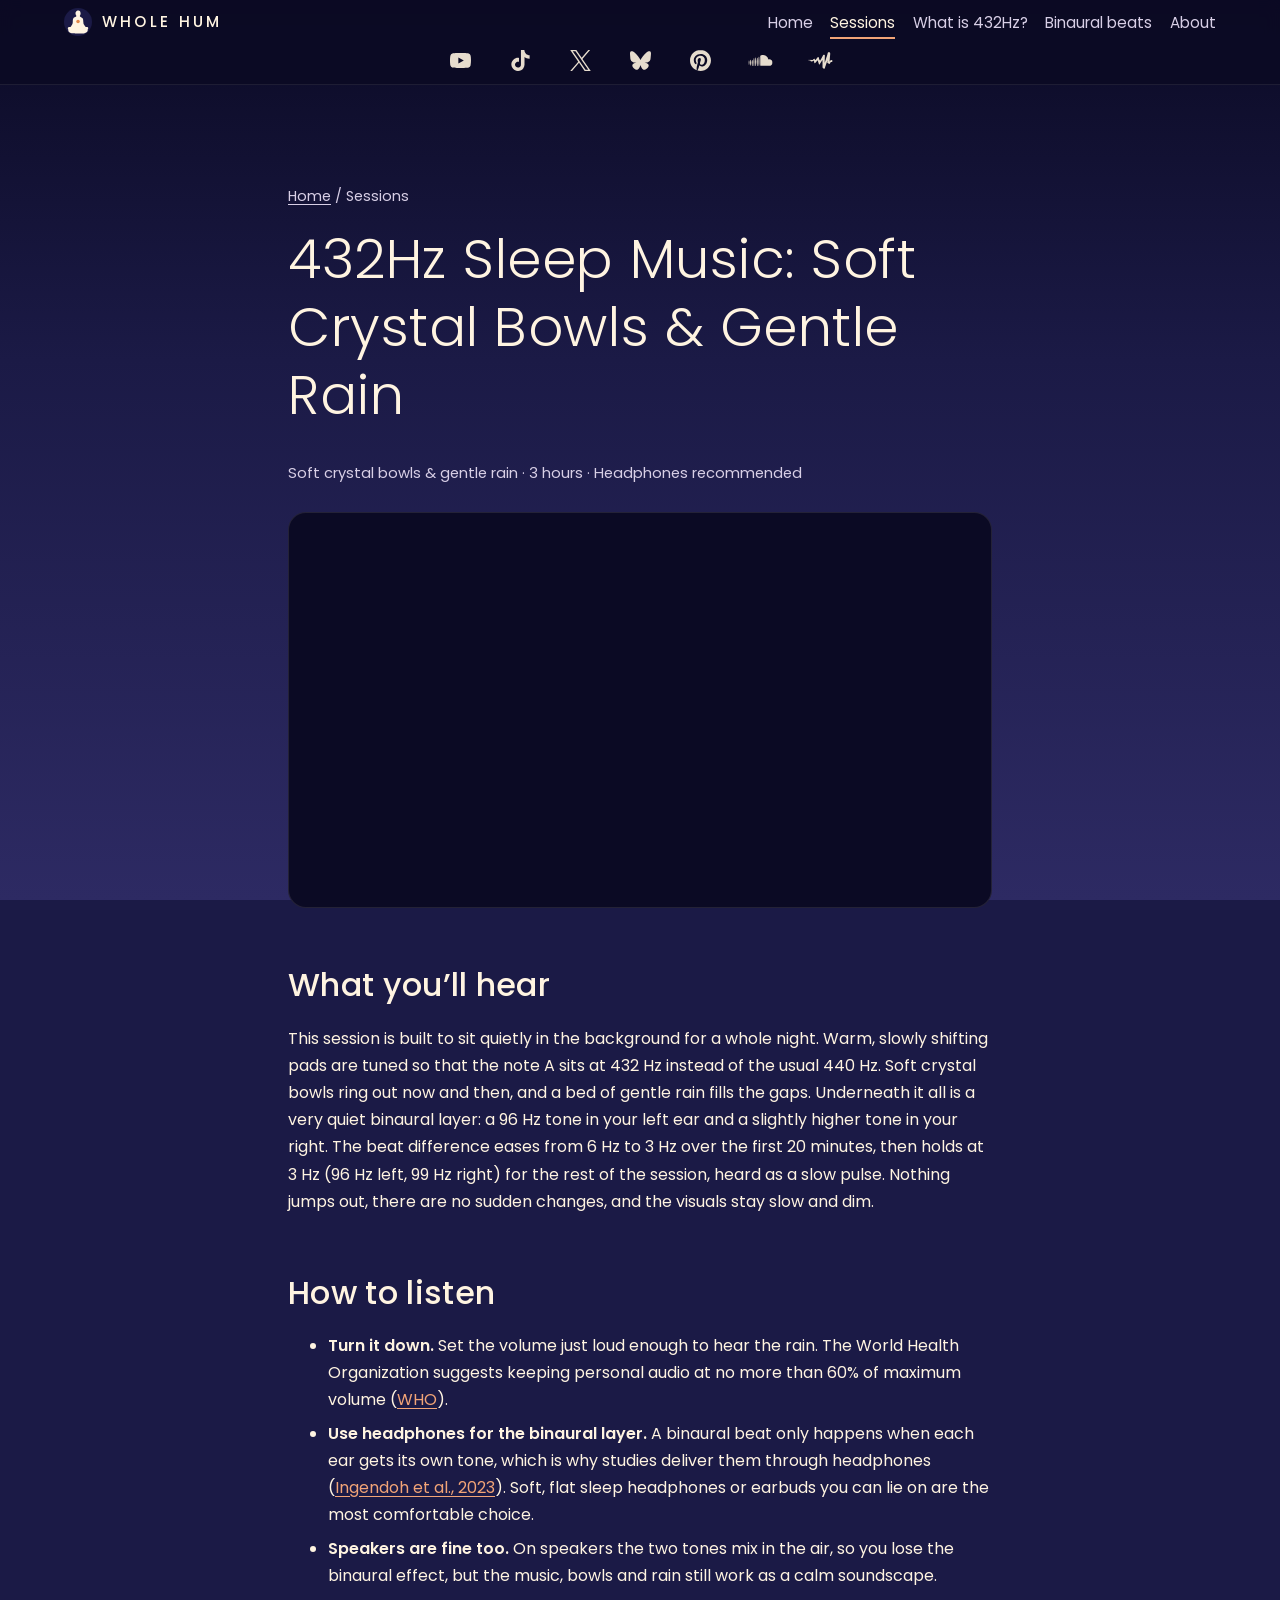
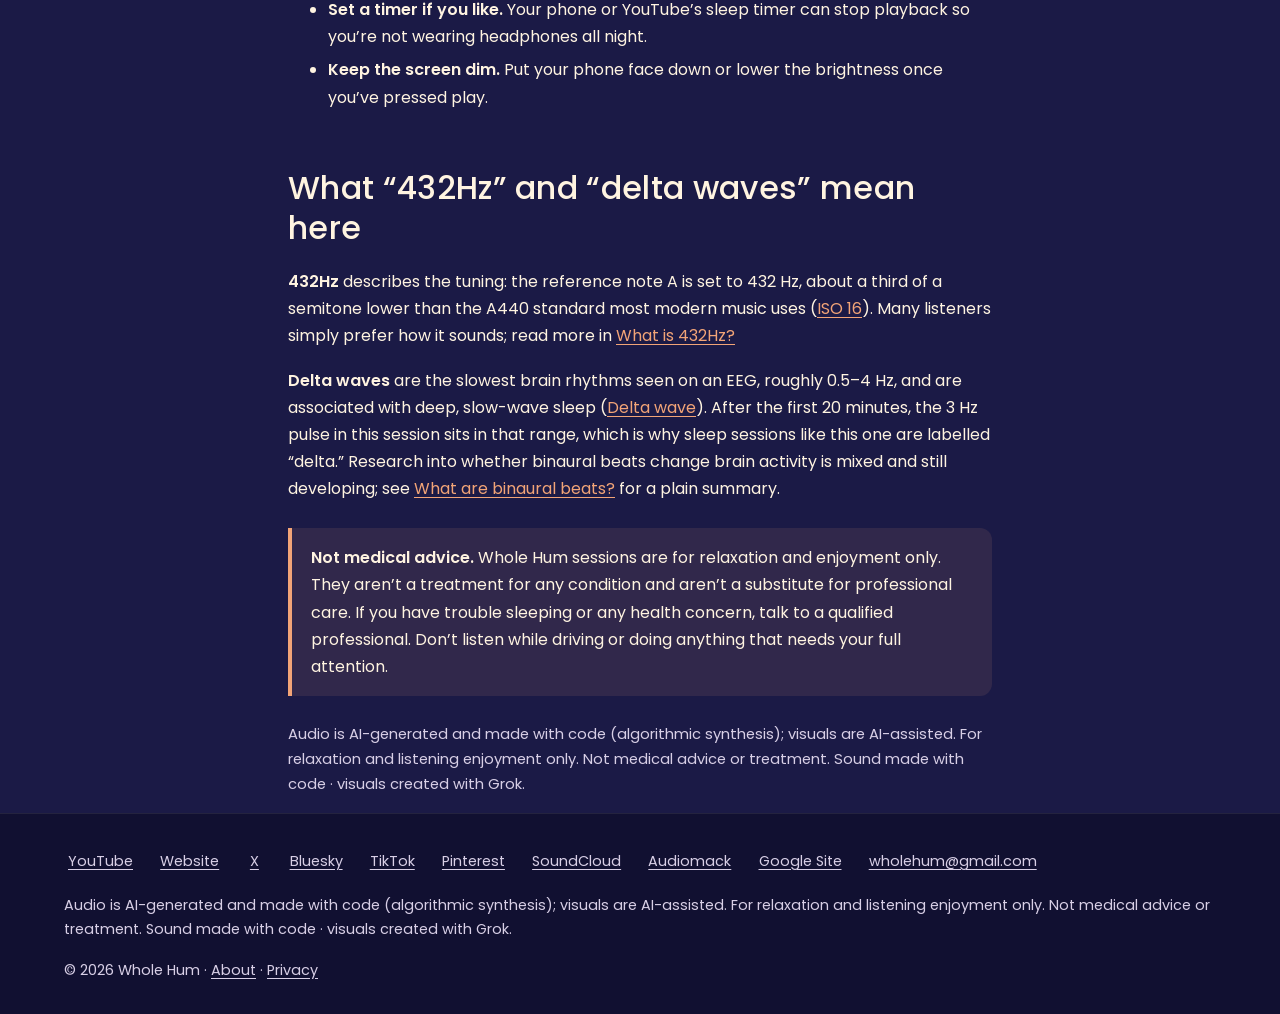
<file: sessions/432hz-deep-sleep.html>
<!doctype html>
<html lang="en">
<head>
<meta charset="utf-8">
<meta name="viewport" content="width=device-width, initial-scale=1">
<!-- Google Analytics 4 with Consent Mode v2 (details: privacy.html). Ads features off. -->
<script>
window.dataLayer = window.dataLayer || [];
// While window.whGaHold is true (EEA/UK/CH visitor who hasn't chosen Accept) event commands are dropped, not queued,
// so nothing from before the choice can be sent later.
function gtag(){ if (window.whGaHold && arguments[0] === 'event') return; dataLayer.push(arguments); }
(function () {
  var ADS_OFF = {ad_storage: 'denied', ad_user_data: 'denied', ad_personalization: 'denied'};
  function merge(a, b) { var o = {}, k; for (k in a) o[k] = a[k]; for (k in b) o[k] = b[k]; return o; }
  // EEA (EU + Iceland, Liechtenstein, Norway), UK and Switzerland: analytics off until the visitor accepts.
  gtag('consent', 'default', merge(ADS_OFF, {analytics_storage: 'denied', wait_for_update: 500, region: [
    'AT','BE','BG','HR','CY','CZ','DK','EE','FI','FR','DE','GR','HU','IE','IT','LV','LT','LU','MT','NL',
    'PL','PT','RO','SK','SI','ES','SE','IS','LI','NO','GB','CH']}));
  // Everywhere else: aggregate analytics on, advertising storage and signals off.
  gtag('consent', 'default', merge(ADS_OFF, {analytics_storage: 'granted'}));
  gtag('set', 'ads_data_redaction', true);
  // Likely European visitor (by time zone): ask first, and keep analytics off until they answer.
  var tz = ''; try { tz = Intl.DateTimeFormat().resolvedOptions().timeZone || ''; } catch (e) {}
  window.whNeedsConsent = /^(Europe|Arctic)\//.test(tz) ||
    /^(Atlantic\/(Reykjavik|Canary|Madeira|Azores|Faroe|Jan_Mayen)|Asia\/(Nicosia|Famagusta))$/.test(tz);
  var choice = null; try { choice = localStorage.getItem('wh-analytics-consent'); } catch (e) {}
  if (choice === 'granted' || choice === 'denied') {
    gtag('consent', 'update', {analytics_storage: choice});
  } else if (window.whNeedsConsent) {
    gtag('consent', 'update', {analytics_storage: 'denied'});
  }
  // An explicit "no" (banner Decline or the privacy-page switch) stops Google Analytics entirely.
  if (choice === 'denied') window['ga-disable-G-04TF991ZRR'] = true;
  // Consent Mode basic for likely EEA/UK/CH visitors: gtag.js is not loaded at all (no request to Google, no
  // cookieless pings) until they choose Accept; after Decline it stays unloaded on later visits too.
  window.whGaHold = window.whNeedsConsent && choice !== 'granted';
})();
// Configures GA and loads gtag.js once: straight away everywhere else (same order as before), or on Accept for
// EEA/UK/CH (analytics.js calls it after the consent update, so the first page_view is sent as granted).
window.whLoadGA = function () {
  if (window.whGaLoaded) return;
  window.whGaLoaded = true;
  window.whGaHold = false;
  gtag('js', new Date());
  gtag('config', 'G-04TF991ZRR', {
    allow_google_signals: false,
    allow_ad_personalization_signals: false,
    cookie_expires: 34128000,
    cookie_flags: 'SameSite=Lax;Secure'
  });
  var s = document.createElement('script');
  s.async = true;
  s.src = 'https://www.googletagmanager.com/gtag/js?id=G-04TF991ZRR';
  document.head.appendChild(s);
};
if (!window.whGaHold) window.whLoadGA();
</script>
<!-- End Google Analytics -->
<title>432Hz Deep Sleep Session: Crystal Bowls &amp; Rain | Whole Hum</title>
<meta name="description" content="A three-hour Whole Hum sleep session: 432Hz-tuned pads, soft crystal bowls, gentle rain and a quiet 3 Hz binaural layer. How to listen, plus what it all means.">
<link rel="canonical" href="https://wholehum.github.io/sessions/432hz-deep-sleep.html">
<meta name="theme-color" content="#1b1a46">
<meta property="og:site_name" content="Whole Hum">
<meta property="og:type" content="video.other">
<meta property="og:title" content="432Hz Deep Sleep Session: Crystal Bowls &amp; Rain | Whole Hum">
<meta property="og:description" content="A three-hour Whole Hum sleep session: 432Hz-tuned pads, soft crystal bowls, gentle rain and a quiet 3 Hz binaural layer. How to listen, plus what it all means.">
<meta property="og:url" content="https://wholehum.github.io/sessions/432hz-deep-sleep.html">
<meta property="og:image" content="https://wholehum.github.io/assets/img/og-432hz-deep-sleep.jpg">
<meta property="og:image:width" content="1200">
<meta property="og:image:height" content="630">
<meta property="og:image:type" content="image/jpeg">
<meta property="og:image:alt" content="Starry night sky, crescent moon, purple light waves. Text: 432Hz Deep Sleep. Crystal bowls · Gentle rain. WHOLE HUM">
<meta name="twitter:card" content="summary_large_image">
<meta name="twitter:site" content="@WholeHum">
<meta name="twitter:title" content="432Hz Deep Sleep Session: Crystal Bowls &amp; Rain | Whole Hum">
<meta name="twitter:description" content="A three-hour Whole Hum sleep session: 432Hz-tuned pads, soft crystal bowls, gentle rain and a quiet 3 Hz binaural layer. How to listen, plus what it all means.">
<meta name="twitter:image" content="https://wholehum.github.io/assets/img/og-432hz-deep-sleep.jpg">
<meta name="twitter:image:alt" content="Starry night sky, crescent moon, purple light waves. Text: 432Hz Deep Sleep. Crystal bowls · Gentle rain. WHOLE HUM">
<link rel="icon" href="../favicon.ico" sizes="16x16 32x32 48x48">
<link rel="icon" type="image/svg+xml" href="../favicon.svg">
<link rel="icon" type="image/png" sizes="32x32" href="../assets/img/icon-32.png">
<link rel="icon" type="image/png" sizes="16x16" href="../assets/img/icon-16.png">
<link rel="apple-touch-icon" href="../apple-touch-icon.png">
<link rel="manifest" href="../site.webmanifest">
<link rel="preload" href="../assets/fonts/poppins-regular.woff2" as="font" type="font/woff2" crossorigin>
<link rel="stylesheet" href="../assets/css/style.css">
<script type="application/ld+json">
{
  "@context": "https://schema.org",
  "@type": "VideoObject",
  "name": "432Hz Sleep Music | Soft Crystal Bowls & Gentle Rain | 3 Hours",
  "description": "Three hours of warm 432Hz-tuned pads, soft crystal bowls and gentle rain, with a quiet 3 Hz (delta-range) binaural beat layer. Headphones recommended for the binaural layer. For relaxation only; not medical advice.",
  "thumbnailUrl": [
    "https://i.ytimg.com/vi/yZ9LNX3weBQ/maxresdefault.jpg"
  ],
  "uploadDate": "2026-10-20T00:00:00-04:00",
  "duration": "PT3H0M1S",
  "embedUrl": "https://www.youtube.com/embed/yZ9LNX3weBQ",
  "contentUrl": "https://www.youtube.com/watch?v=yZ9LNX3weBQ",
  "publisher": {
    "@type": "Organization",
    "name": "Whole Hum",
    "logo": {
      "@type": "ImageObject",
      "url": "https://wholehum.github.io/assets/img/icon-512.png"
    }
  }
}
</script>
</head>
<body>
<a class="skip" href="#main">Skip to content</a>
<header class="site-header">
  <div class="wrap">
    <a class="brand" href="../index.html"><img src="../assets/img/logo-smallcut.svg" width="36" height="36" alt="">Whole Hum</a>
    <nav class="nav" aria-label="Main"><ul><li><a href="../index.html">Home</a></li><li><a href="../sessions/432hz-deep-sleep.html" aria-current="page">Sessions</a></li><li><a href="../learn/what-is-432hz.html">What is 432Hz?</a></li><li><a href="../learn/what-are-binaural-beats.html">Binaural beats</a></li><li><a href="../about.html">About</a></li></ul></nav>
  </div>
  <div class="social-band"><nav class="social-icons" aria-label="Whole Hum on social media"><!-- Glyphs: Simple Icons v16.35.0 (CC0 1.0), https://simpleicons.org --><ul><li><a href="https://www.youtube.com/@wholehum?utm_source=wholehum_site&amp;utm_medium=bio_link&amp;utm_campaign=social_band&amp;utm_content=youtube" rel="me noopener" aria-label="Whole Hum on YouTube" title="YouTube" data-link-platform="youtube" data-link-position="band"><svg viewBox="0 0 24 24" width="24" height="24" aria-hidden="true" focusable="false"><path fill="currentColor" d="M23.498 6.186a3.016 3.016 0 0 0-2.122-2.136C19.505 3.545 12 3.545 12 3.545s-7.505 0-9.377.505A3.017 3.017 0 0 0 .502 6.186C0 8.07 0 12 0 12s0 3.93.502 5.814a3.016 3.016 0 0 0 2.122 2.136c1.871.505 9.376.505 9.376.505s7.505 0 9.377-.505a3.015 3.015 0 0 0 2.122-2.136C24 15.93 24 12 24 12s0-3.93-.502-5.814zM9.545 15.568V8.432L15.818 12l-6.273 3.568z"/></svg></a></li><li><a href="https://www.tiktok.com/@wholehum?utm_source=wholehum_site&amp;utm_medium=bio_link&amp;utm_campaign=social_band&amp;utm_content=tiktok" rel="me noopener" aria-label="Whole Hum on TikTok" title="TikTok" data-link-platform="tiktok" data-link-position="band"><svg viewBox="0 0 24 24" width="24" height="24" aria-hidden="true" focusable="false"><path fill="currentColor" d="M12.525.02c1.31-.02 2.61-.01 3.91-.02.08 1.53.63 3.09 1.75 4.17 1.12 1.11 2.7 1.62 4.24 1.79v4.03c-1.44-.05-2.89-.35-4.2-.97-.57-.26-1.1-.59-1.62-.93-.01 2.92.01 5.84-.02 8.75-.08 1.4-.54 2.79-1.35 3.94-1.31 1.92-3.58 3.17-5.91 3.21-1.43.08-2.86-.31-4.08-1.03-2.02-1.19-3.44-3.37-3.65-5.71-.02-.5-.03-1-.01-1.49.18-1.9 1.12-3.72 2.58-4.96 1.66-1.44 3.98-2.13 6.15-1.72.02 1.48-.04 2.96-.04 4.44-.99-.32-2.15-.23-3.02.37-.63.41-1.11 1.04-1.36 1.75-.21.51-.15 1.07-.14 1.61.24 1.64 1.82 3.02 3.5 2.87 1.12-.01 2.19-.66 2.77-1.61.19-.33.4-.67.41-1.06.1-1.79.06-3.57.07-5.36.01-4.03-.01-8.05.02-12.07z"/></svg></a></li><li><a href="https://x.com/WholeHum?utm_source=wholehum_site&amp;utm_medium=bio_link&amp;utm_campaign=social_band&amp;utm_content=x" rel="me noopener" aria-label="Whole Hum on X" title="X" data-link-platform="x" data-link-position="band"><svg viewBox="0 0 24 24" width="24" height="24" aria-hidden="true" focusable="false"><path fill="currentColor" d="M14.234 10.162 22.977 0h-2.072l-7.591 8.824L7.251 0H.258l9.168 13.343L.258 24H2.33l8.016-9.318L16.749 24h6.993zm-2.837 3.299-.929-1.329L3.076 1.56h3.182l5.965 8.532.929 1.329 7.754 11.09h-3.182z"/></svg></a></li><li><a href="https://bsky.app/profile/wholehum.bsky.social?utm_source=wholehum_site&amp;utm_medium=bio_link&amp;utm_campaign=social_band&amp;utm_content=bluesky" rel="me noopener" aria-label="Whole Hum on Bluesky" title="Bluesky" data-link-platform="bluesky" data-link-position="band"><svg viewBox="0 0 24 24" width="24" height="24" aria-hidden="true" focusable="false"><path fill="currentColor" d="M5.202 2.857C7.954 4.922 10.913 9.11 12 11.358c1.087-2.247 4.046-6.436 6.798-8.501C20.783 1.366 24 .213 24 3.883c0 .732-.42 6.156-.667 7.037-.856 3.061-3.978 3.842-6.755 3.37 4.854.826 6.089 3.562 3.422 6.299-5.065 5.196-7.28-1.304-7.847-2.97-.104-.305-.152-.448-.153-.327 0-.121-.05.022-.153.327-.568 1.666-2.782 8.166-7.847 2.97-2.667-2.737-1.432-5.473 3.422-6.3-2.777.473-5.899-.308-6.755-3.369C.42 10.04 0 4.615 0 3.883c0-3.67 3.217-2.517 5.202-1.026"/></svg></a></li><li><a href="https://www.pinterest.com/wholehum/?utm_source=wholehum_site&amp;utm_medium=bio_link&amp;utm_campaign=social_band&amp;utm_content=pinterest" rel="me noopener" aria-label="Whole Hum on Pinterest" title="Pinterest" data-link-platform="pinterest" data-link-position="band"><svg viewBox="0 0 24 24" width="24" height="24" aria-hidden="true" focusable="false"><path fill="currentColor" d="M12.017 0C5.396 0 .029 5.367.029 11.987c0 5.079 3.158 9.417 7.618 11.162-.105-.949-.199-2.403.041-3.439.219-.937 1.406-5.957 1.406-5.957s-.359-.72-.359-1.781c0-1.663.967-2.911 2.168-2.911 1.024 0 1.518.769 1.518 1.688 0 1.029-.653 2.567-.992 3.992-.285 1.193.6 2.165 1.775 2.165 2.128 0 3.768-2.245 3.768-5.487 0-2.861-2.063-4.869-5.008-4.869-3.41 0-5.409 2.562-5.409 5.199 0 1.033.394 2.143.889 2.741.099.12.112.225.085.345-.09.375-.293 1.199-.334 1.363-.053.225-.172.271-.401.165-1.495-.69-2.433-2.878-2.433-4.646 0-3.776 2.748-7.252 7.92-7.252 4.158 0 7.392 2.967 7.392 6.923 0 4.135-2.607 7.462-6.233 7.462-1.214 0-2.354-.629-2.758-1.379l-.749 2.848c-.269 1.045-1.004 2.352-1.498 3.146 1.123.345 2.306.535 3.55.535 6.607 0 11.985-5.365 11.985-11.987C23.97 5.39 18.592.026 11.985.026L12.017 0z"/></svg></a></li><li class="si-wide"><a href="https://soundcloud.com/wholehum?utm_source=wholehum_site&amp;utm_medium=bio_link&amp;utm_campaign=social_band&amp;utm_content=soundcloud" rel="me noopener" aria-label="Whole Hum on SoundCloud" title="SoundCloud" data-link-platform="soundcloud" data-link-position="band"><svg viewBox="0 0 24 24" width="24" height="24" aria-hidden="true" focusable="false"><path fill="currentColor" d="M23.999 14.165c-.052 1.796-1.612 3.169-3.4 3.169h-8.18a.68.68 0 0 1-.675-.683V7.862a.747.747 0 0 1 .452-.724s.75-.513 2.333-.513a5.364 5.364 0 0 1 2.763.755 5.433 5.433 0 0 1 2.57 3.54c.282-.08.574-.121.868-.12.884 0 1.73.358 2.347.992s.948 1.49.922 2.373ZM10.721 8.421c.247 2.98.427 5.697 0 8.672a.264.264 0 0 1-.53 0c-.395-2.946-.22-5.718 0-8.672a.264.264 0 0 1 .53 0ZM9.072 9.448c.285 2.659.37 4.986-.006 7.655a.277.277 0 0 1-.55 0c-.331-2.63-.256-5.02 0-7.655a.277.277 0 0 1 .556 0Zm-1.663-.257c.27 2.726.39 5.171 0 7.904a.266.266 0 0 1-.532 0c-.38-2.69-.257-5.21 0-7.904a.266.266 0 0 1 .532 0Zm-1.647.77a26.108 26.108 0 0 1-.008 7.147.272.272 0 0 1-.542 0 27.955 27.955 0 0 1 0-7.147.275.275 0 0 1 .55 0Zm-1.67 1.769c.421 1.865.228 3.5-.029 5.388a.257.257 0 0 1-.514 0c-.21-1.858-.398-3.549 0-5.389a.272.272 0 0 1 .543 0Zm-1.655-.273c.388 1.897.26 3.508-.01 5.412-.026.28-.514.283-.54 0-.244-1.878-.347-3.54-.01-5.412a.283.283 0 0 1 .56 0Zm-1.668.911c.4 1.268.257 2.292-.026 3.572a.257.257 0 0 1-.514 0c-.241-1.262-.354-2.312-.023-3.572a.283.283 0 0 1 .563 0Z"/></svg></a></li><li class="si-wide"><a href="https://audiomack.com/wholehum?utm_source=wholehum_site&amp;utm_medium=bio_link&amp;utm_campaign=social_band&amp;utm_content=audiomack" rel="me noopener" aria-label="Whole Hum on Audiomack" title="Audiomack" data-link-platform="audiomack" data-link-position="band"><svg viewBox="0 0 24 24" width="24" height="24" aria-hidden="true" focusable="false"><path fill="currentColor" d="M.331 11.378s.5418-.089.765.1439c.2234.2332.077.7156-.2195.7237-.2965.01-.5705.063-.765-.1439-.1946-.2066-.1424-.6218.2195-.7237m5.881 3.2925c-.0522.01-.1075-.018-.164-.059-.3884-.5413-.5287-2.3923-.707-2.5025-.185-.1144-.8545 1.0255-2.1862.903-.5569-.051-1.1236-.4121-1.4573-.662.031-.4206.0364-1.4027.8659-1.0833.5038.1939 1.3667.7266 2.1245-.23.8378-1.0579 1.2999-.7506 1.577-.5206.2771.23.0925 1.4259.5058 1.0916.4133-.3343 2.082-2.4103 2.082-2.4103s1.292-1.303 1.4898.067c.1979 1.3698 1.0403 2.8877 1.2635 2.8445.2234-.043 2.8223-5.3253 3.1945-5.666.3722-.3409 1.6252-.2961 1.5657.5781-.0596.8742-.1871 6.308-.1871 6.308s-.147 1.5311.0924.7128c.0992-.3392.206-.6453.3392-1.0024.6414-2.0534 1.734-5.5613 2.2784-7.3688.1252-.4325.233-.8037.3166-1.0891l.0001-.0008a3.5925 3.5925 0 0 1 .0973-.3305c.0455-.1532.0763-.2546.0858-.2813.0243-.068.0925-.1192.1884-.157.0962-.061.1995-.064.3165-.067.3021-.027.6907.012 1.0401.1119.1018 0 .2125.037.3172.1118v.0001s.0063 0 .0151.01c.0023 0 .0048 0 .0073.01.0219.015.0573.045.0983.095.0012 0 .0025 0 .004.01.017.021.0341.045.0515.073.1952.2863.315.814.1948 1.7498-.2996 2.3354-.5316 7.1397-.5316 7.1397s-.0461.2298.4353-.782c.0167-.035.0383-.066.058-.098.026-.017.0552-.042.0913-.085.2974-.3546 1.0968-.5629 1.6512-.5586.2336.028.4293.087.5462.1609.2188.333.0897 1.562.0897 1.562-.4612.043-1.3403.2908-1.6519.3366-.3118.046-.7852 2.0699-1.4433 1.8629-.6581-.2069-2.1246-1.1268-2.1246-1.2533 0-.1102.1152-1.4546.1453-1.8016.0022-.024.004-.046.0058-.068a.152.152 0 0 1 .0014-.014l-.0002.0003c.0213-.2733.0023-.3927-.1239-.1199-.1086.2346-.581 1.7359-1.1078 3.3709-.0556.1429-1.0511 3.1558-1.1818 3.5231-.156.4261-.287.7523-.3776.921-.1378.1867-.3234.3036-.5826.2252-.6465-.1954-1.4654-1.0889-1.473-1.3106-.0155-1.2503.0608-7.973-.2423-7.4127-.311.5744-2.73 4.5608-2.73 4.5608-.0405.01-.0705.01-.1062.01-.1712-.019-.4366-.074-.51-.2384-.004-.01-.0094-.018-.0129-.028-.0035-.01-.0075-.022-.0135-.04-.0329-.1097-.0463-.2289-.0753-.3265-.1082-.3652-.2813-.8886-.463-1.421-.2784-.9079-.5654-1.8366-.6127-1.9391-.0923-.2007-.2268-.116-.3475-.0002-.54.458-1.6868 2.4793-2.7225 2.5898"/></svg></a></li></ul></nav></div>
</header>
<main id="main" tabindex="-1">
<article class="article read">
  <nav class="breadcrumb" aria-label="Breadcrumb"><a href="../index.html">Home</a> / Sessions</nav>
  <header>
    <h1>432Hz Sleep Music: Soft Crystal Bowls & Gentle Rain</h1>
    <p class="meta">Soft crystal bowls &amp; gentle rain &middot; 3 hours &middot; Headphones recommended</p>
  </header>
<div class="video"><iframe src="https://www.youtube-nocookie.com/embed/yZ9LNX3weBQ" title="432Hz Sleep Music | Soft Crystal Bowls &amp; Gentle Rain | 3 Hours" loading="lazy" allow="accelerometer; autoplay; clipboard-write; encrypted-media; gyroscope; picture-in-picture; web-share" referrerpolicy="strict-origin-when-cross-origin" allowfullscreen></iframe></div>

  <h2>What you&rsquo;ll hear</h2>
  <p>This session is built to sit quietly in the background for a whole night. Warm, slowly shifting pads are tuned so that the note A sits at 432&nbsp;Hz instead of the usual 440&nbsp;Hz. Soft crystal bowls ring out now and then, and a bed of gentle rain fills the gaps. Underneath it all is a very quiet binaural layer: a 96&nbsp;Hz tone in your left ear and a slightly higher tone in your right. The beat difference eases from 6&nbsp;Hz to 3&nbsp;Hz over the first 20 minutes, then holds at 3&nbsp;Hz (96&nbsp;Hz left, 99&nbsp;Hz right) for the rest of the session, heard as a slow pulse. Nothing jumps out, there are no sudden changes, and the visuals stay slow and dim.</p>

  <h2>How to listen</h2>
  <ul>
    <li><strong>Turn it down.</strong> Set the volume just loud enough to hear the rain. The World Health Organization suggests keeping personal audio at no more than 60% of maximum volume (<a href="https://www.who.int/news-room/questions-and-answers/item/deafness-and-hearing-loss-safe-listening">WHO</a>).</li>
    <li><strong>Use headphones for the binaural layer.</strong> A binaural beat only happens when each ear gets its own tone, which is why studies deliver them through headphones (<a href="https://doi.org/10.1371/journal.pone.0286023">Ingendoh et al., 2023</a>). Soft, flat sleep headphones or earbuds you can lie on are the most comfortable choice.</li>
    <li><strong>Speakers are fine too.</strong> On speakers the two tones mix in the air, so you lose the binaural effect, but the music, bowls and rain still work as a calm soundscape.</li>
    <li><strong>Set a timer if you like.</strong> Your phone or YouTube&rsquo;s sleep timer can stop playback so you&rsquo;re not wearing headphones all night.</li>
    <li><strong>Keep the screen dim.</strong> Put your phone face down or lower the brightness once you&rsquo;ve pressed play.</li>
  </ul>

  <h2>What &ldquo;432Hz&rdquo; and &ldquo;delta waves&rdquo; mean here</h2>
  <p><strong>432Hz</strong> describes the tuning: the reference note A is set to 432&nbsp;Hz, about a third of a semitone lower than the A440 standard most modern music uses (<a href="https://www.iso.org/standard/3601.html">ISO 16</a>). Many listeners simply prefer how it sounds; read more in <a href="../learn/what-is-432hz.html">What is 432Hz?</a></p>
  <p><strong>Delta waves</strong> are the slowest brain rhythms seen on an EEG, roughly 0.5&ndash;4&nbsp;Hz, and are associated with deep, slow-wave sleep (<a href="https://en.wikipedia.org/wiki/Delta_wave">Delta wave</a>). After the first 20 minutes, the 3&nbsp;Hz pulse in this session sits in that range, which is why sleep sessions like this one are labelled &ldquo;delta.&rdquo; Research into whether binaural beats change brain activity is mixed and still developing; see <a href="../learn/what-are-binaural-beats.html">What are binaural beats?</a> for a plain summary.</p>

  <div class="note" role="note">
    <p><strong>Not medical advice.</strong> Whole Hum sessions are for relaxation and enjoyment only. They aren&rsquo;t a treatment for any condition and aren&rsquo;t a substitute for professional care. If you have trouble sleeping or any health concern, talk to a qualified professional. Don&rsquo;t listen while driving or doing anything that needs your full attention.</p>
  </div>
  <p class="meta">Audio is AI-generated and made with code (algorithmic synthesis); visuals are AI-assisted. For relaxation and listening enjoyment only. Not medical advice or treatment. Sound made with code · visuals created with Grok.</p>
</article>
</main>
<footer class="site-footer">
  <div class="wrap">
    <nav aria-label="Whole Hum elsewhere"><ul><li><a href="https://www.youtube.com/@wholehum" rel="me noopener">YouTube</a></li><li><a href="https://wholehum.github.io/" rel="me noopener">Website</a></li><li><a href="https://x.com/WholeHum" rel="me noopener">X</a></li><li><a href="https://bsky.app/profile/wholehum.bsky.social" rel="me noopener">Bluesky</a></li><li><a href="https://www.tiktok.com/@wholehum" rel="me noopener">TikTok</a></li><li><a href="https://www.pinterest.com/wholehum/" rel="me noopener">Pinterest</a></li><li><a href="https://soundcloud.com/wholehum" rel="me noopener">SoundCloud</a></li><li><a href="https://audiomack.com/wholehum" rel="me noopener">Audiomack</a></li><li><a href="https://sites.google.com/view/wholehum?utm_source=wholehum_site&amp;utm_medium=bio_link&amp;utm_campaign=site_footer&amp;utm_content=google_site" rel="me noopener" data-link-platform="google_site" data-link-position="footer">Google Site</a></li><li><a href="mailto:wholehum@gmail.com" data-link-platform="email" data-link-position="footer">wholehum@gmail.com</a></li></ul></nav>
    <p>Audio is AI-generated and made with code (algorithmic synthesis); visuals are AI-assisted. For relaxation and listening enjoyment only. Not medical advice or treatment. Sound made with code · visuals created with Grok.</p>
    <p>&copy; 2026 Whole Hum &middot; <a href="../about.html">About</a> &middot; <a href="../privacy.html">Privacy</a></p>
  </div>
</footer>
<script src="../assets/js/links.js" defer></script>
<script src="../assets/js/analytics.js" defer></script>
<!-- Cloudflare Web Analytics --><script type='module' src='https://static.cloudflareinsights.com/beacon.min.js' data-cf-beacon='{"token": "a6b800e443594c818296fdfd0c3c9e5a"}'></script><!-- End Cloudflare Web Analytics -->
</body>
</html>
</file>
<file: assets/css/style.css>
/* Whole Hum — sound for the whole you. Plain CSS, no build step. */
@font-face{font-family:"Poppins";font-style:normal;font-weight:300;font-display:swap;src:url("../fonts/poppins-light.woff2") format("woff2")}
@font-face{font-family:"Poppins";font-style:normal;font-weight:400;font-display:swap;src:url("../fonts/poppins-regular.woff2") format("woff2")}
@font-face{font-family:"Poppins";font-style:normal;font-weight:500;font-display:swap;src:url("../fonts/poppins-medium.woff2") format("woff2")}
@font-face{font-family:"Poppins";font-style:normal;font-weight:600;font-display:swap;src:url("../fonts/poppins-semibold.woff2") format("woff2")}

:root{
  --night:#0b0a24;      /* deepest indigo */
  --indigo:#1b1a46;     /* page background */
  --dusk:#2d2a63;       /* cards */
  --violet:#5b4a8a;     /* accents / borders */
  --peach:#f2a477;      /* warm glow accent */
  --gold:#ffd9a8;       /* link hover */
  --cream:#fff4e1;      /* main text */
  --muted:#d8cfe6;      /* secondary text */
  --radius:18px;
  --max:72rem;
  --read:44rem;
}
*,*::before,*::after{box-sizing:border-box}
html{-webkit-text-size-adjust:100%;scroll-behavior:smooth;scroll-padding-top:calc(var(--pin-h,6.5rem) + .75rem)}
body{margin:0;font-family:"Poppins",system-ui,-apple-system,"Segoe UI",Roboto,sans-serif;font-weight:400;line-height:1.7;color:var(--cream);
  background:var(--indigo) linear-gradient(180deg,var(--night) 0%,var(--indigo) 40%,var(--dusk) 100%) fixed;min-height:100vh;display:flex;flex-direction:column}
main{flex:1}
img{max-width:100%;height:auto;display:block}
a{color:var(--peach);text-underline-offset:.18em}
a:hover{color:var(--gold)}
:focus-visible{outline:3px solid var(--gold);outline-offset:3px;border-radius:4px}
strong,b{font-weight:600} /* SemiBold 600 is self-hosted; stops synthetic bold */
h1,h2,h3{line-height:1.25;font-weight:500;letter-spacing:.01em;margin:0 0 .6em}
h1{font-size:clamp(2rem,5.5vw,3.4rem);font-weight:300}
h2{font-size:clamp(1.4rem,3.2vw,2rem)}
h3{font-size:1.15rem}
p,ul,ol{margin:0 0 1.1em}
.wrap{width:min(100% - 2.5rem,var(--max));margin-inline:auto}
.read{width:min(100% - 2.5rem,var(--read));margin-inline:auto}
.visually-hidden{position:absolute!important;width:1px;height:1px;padding:0;margin:-1px;overflow:hidden;clip:rect(0,0,0,0);white-space:nowrap;border:0}
.skip{position:absolute;left:-999px;top:0;background:var(--cream);color:var(--night);padding:.6rem 1rem;z-index:10;border-radius:0 0 8px 0}
.skip:focus{left:0}

/* Header */
.site-header{position:sticky;top:0;z-index:5;background:rgba(11,10,36,.82);backdrop-filter:blur(8px);-webkit-backdrop-filter:blur(8px);border-bottom:1px solid rgba(255,244,225,.08)}
.site-header .wrap{display:flex;align-items:center;justify-content:space-between;gap:1rem;padding:.7rem 0;flex-wrap:wrap}
.brand{display:flex;align-items:center;gap:.6rem;color:var(--cream);text-decoration:none;font-weight:500;letter-spacing:.22em;text-transform:uppercase;font-size:.95rem}
.brand img{width:36px;height:36px;border-radius:50%}
.nav ul{list-style:none;margin:0;padding:0;display:flex;gap:.25rem 1.1rem;flex-wrap:wrap}
.nav a{color:var(--muted);text-decoration:none;font-size:.95rem;padding:.3rem 0}
.nav a:hover,.nav a[aria-current="page"]{color:var(--cream);border-bottom:2px solid var(--peach)}

/* Hero */
.hero{position:relative;isolation:isolate;overflow:hidden;text-align:center;padding:clamp(5rem,16vw,10rem) 0 clamp(4rem,12vw,8rem)}
.hero picture,.hero picture img{position:absolute;inset:0;width:100%;height:100%;object-fit:cover;z-index:-2}
.hero::after{content:"";position:absolute;inset:0;z-index:-1;background:linear-gradient(180deg,rgba(11,10,36,.25) 0%,rgba(27,26,70,.55) 55%,var(--indigo) 100%)}
.eyebrow{display:inline-block;letter-spacing:.32em;text-transform:uppercase;font-size:.85rem;font-weight:500;color:var(--cream);margin-bottom:.8rem}
.hero h1{text-shadow:0 2px 24px rgba(11,10,36,.55)}
.hero p.lede{max-width:38rem;margin:0 auto 1.8rem;font-size:1.1rem;color:var(--cream);text-shadow:0 1px 12px rgba(11,10,36,.7)}
.btn{display:inline-block;padding:.75rem 1.4rem;border-radius:999px;background:var(--cream);color:var(--night);text-decoration:none;font-weight:500;transition:transform .2s ease,background .2s ease}
.btn:hover{background:var(--gold);color:var(--night);transform:translateY(-1px)}
.btn.ghost{background:transparent;color:var(--cream);border:1px solid rgba(255,244,225,.55)}
.btn.ghost:hover{background:rgba(255,244,225,.1);color:var(--cream)}
.actions{display:flex;gap:.8rem;justify-content:center;flex-wrap:wrap}

/* Sections */
section{padding:clamp(2.5rem,6vw,4.5rem) 0}
.section-intro{max-width:40rem;color:var(--muted)}
.grid{display:grid;gap:1.1rem;grid-template-columns:repeat(auto-fit,minmax(min(100%,13rem),1fr))}
.card{background:rgba(45,42,99,.55);border:1px solid rgba(255,244,225,.09);border-radius:var(--radius);padding:1.4rem}
.card h3{margin-bottom:.35em}
.card p{margin:0;color:var(--muted);font-size:.95rem}
.card .icon{font-size:1.6rem;line-height:1;margin-bottom:.6rem;display:block}
.card a.more{display:inline-block;margin-top:.8rem;font-size:.95rem}

/* Video slot */
.video{position:relative;aspect-ratio:16/9;border-radius:var(--radius);overflow:hidden;background:var(--night);border:1px solid rgba(255,244,225,.1)}
.video iframe{position:absolute;inset:0;width:100%;height:100%;border:0}
.video.placeholder picture,.video.placeholder img{position:absolute;inset:0;width:100%;height:100%;object-fit:cover}
.video.placeholder .overlay{position:absolute;inset:0;display:flex;flex-direction:column;align-items:center;justify-content:center;text-align:center;gap:.6rem;padding:1rem;background:rgba(11,10,36,.35)}
.video.placeholder .overlay p{margin:0;font-size:1.05rem}
.session-feature{display:grid;gap:1.6rem;grid-template-columns:repeat(auto-fit,minmax(min(100%,22rem),1fr));align-items:center}

/* Article */
.article{padding-top:clamp(2.5rem,6vw,4rem)}
.article header{margin-bottom:1.6rem}
.article .meta{color:var(--muted);font-size:.92rem}
.article h2{margin-top:1.8em}
.article li{margin-bottom:.4em}
.note{background:rgba(242,164,119,.1);border-left:4px solid var(--peach);border-radius:0 12px 12px 0;padding:1rem 1.2rem;margin:1.6rem 0;color:var(--cream)}
.note p:last-child{margin:0}
.sources{font-size:.92rem;color:var(--muted)}
.sources li{margin-bottom:.5em;overflow-wrap:anywhere}
.breadcrumb{font-size:.9rem;color:var(--muted);margin-bottom:1rem}
.breadcrumb a{color:var(--muted)}
.links-list{list-style:none;padding:0;display:grid;grid-template-columns:minmax(0,1fr);gap:.6rem}
.links-list a{display:flex;justify-content:space-between;gap:1rem;padding:.9rem 1.1rem;border-radius:12px;background:rgba(45,42,99,.55);border:1px solid rgba(255,244,225,.09);color:var(--cream);text-decoration:none}
.links-list a:hover{border-color:var(--peach)}
.links-list span{color:var(--muted);min-width:0;overflow-wrap:anywhere;text-align:right}

/* Footer */
.site-footer{border-top:1px solid rgba(255,244,225,.08);background:rgba(11,10,36,.6);padding:2rem 0;font-size:.9rem;color:var(--muted)}
.site-footer .wrap{display:grid;gap:1rem}
.site-footer ul{list-style:none;padding:0;margin:0;display:flex;flex-wrap:wrap;gap:.4rem 1.2rem}
.site-footer a{color:var(--muted)}
.site-footer nav a{display:inline-block;min-width:24px;min-height:24px;padding:.2rem .25rem;text-align:center} /* WCAG 2.5.8 target size */
.site-footer a:hover{color:var(--cream)}
.site-footer p{margin:0}

/* Somatic Reset Space (breathing pacer) */
.widget-card{max-width:34rem;margin-inline:auto;text-align:center;display:flex;flex-direction:column;align-items:center;gap:.9rem;padding:clamp(1.4rem,4vw,2rem)}
.widget-title{font-size:.85rem;font-weight:500;letter-spacing:.32em;text-transform:uppercase;color:var(--peach);margin:0}
.widget-card p.widget-intro{color:var(--muted);font-size:.95rem;max-width:28rem}
.breathing-container{--size:9rem;width:var(--size);height:var(--size);display:flex;align-items:center;justify-content:center;margin:.4rem 0}
.breathing-circle{width:40%;height:40%;border-radius:50%;background:radial-gradient(circle at 50% 45%,var(--gold) 0%,var(--peach) 55%,var(--violet) 100%);box-shadow:0 0 24px rgba(242,164,119,.25);opacity:.35;transform:scale(1);transition:transform 4s ease-in-out,opacity 4s ease-in-out}
.breathing-circle.is-inhale{transform:scale(2.4);opacity:.7}
.widget-card p.timer-text{margin:0;min-height:1.7em;font-size:1.05rem;font-weight:300;color:var(--cream)}
.control-btn{font:inherit;font-weight:500;display:inline-block;padding:.75rem 1.4rem;min-width:8rem;border:0;border-radius:999px;background:var(--cream);color:var(--night);cursor:pointer;transition:transform .2s ease,background .2s ease}
.control-btn:hover{background:var(--gold);transform:translateY(-1px)}
.widget-card p.widget-note{font-size:.85rem;color:var(--muted)}
@media (max-width:30rem){.breathing-container{--size:7.5rem}.widget-card{gap:.75rem}}
@media (prefers-reduced-motion:reduce){
  .breathing-circle,.breathing-circle.is-inhale{transform:scale(1.8)!important;transition:opacity 1.5s ease-in-out!important}
  .breathing-circle{opacity:.4}
  .breathing-circle.is-inhale{opacity:.8}
  .control-btn:hover{transform:none}
}

@media (prefers-reduced-motion:reduce){*{scroll-behavior:auto!important;transition:none!important}}

/* Analytics consent banner (only shown to likely European visitors) and privacy page switch */
.consent{position:fixed;left:0;right:0;bottom:0;z-index:20;padding:.8rem 0 calc(.8rem + env(safe-area-inset-bottom));background:var(--dusk);border-top:1px solid rgba(242,164,119,.45);box-shadow:0 -8px 28px rgba(11,10,36,.45);color:var(--cream);font-size:.92rem}
.consent-inner{width:min(100% - 2.5rem,var(--max));margin-inline:auto;display:flex;flex-wrap:wrap;align-items:center;justify-content:space-between;gap:.6rem 1.2rem}
.consent-text{margin:0;flex:1 1 22rem;line-height:1.55}
.consent-text strong{color:var(--peach);font-weight:500}
.consent-text a{color:var(--peach)}
.consent-actions{display:flex;gap:.6rem;flex-wrap:wrap}
.consent-btn{font:inherit;font-weight:500;padding:.55rem 1.2rem;min-width:6.5rem;border-radius:999px;cursor:pointer;border:1px solid var(--cream);background:var(--cream);color:var(--night)}
.consent-btn[data-choice="denied"]{background:transparent;color:var(--cream)}
.consent-btn:hover{background:var(--gold);border-color:var(--gold);color:var(--night)}
html.has-consent body{padding-bottom:9rem}
@media (min-width:48rem){html.has-consent body{padding-bottom:5rem}}
/* Keep keyboard-focused items clear of the fixed banner (WCAG 2.4.11). --consent-h is the banner's measured height. */
html.has-consent{scroll-padding-bottom:calc(var(--consent-h,9rem) + .75rem)}
main[tabindex="-1"]:focus{outline:none}
.switch{display:flex;align-items:flex-start;gap:.75rem;cursor:pointer;font-weight:500}
.switch input{width:1.3rem;height:1.3rem;margin:.2rem 0 0;flex:none;accent-color:var(--peach);cursor:pointer}
.switch-status{color:var(--muted);font-size:.92rem;margin:.5rem 0 0}

/* Pinned header + social band (band sits inside .site-header, so the two pin and shrink as one block).
   assets/js/links.js adds .is-compact after ~24px of scroll and pads the header's margin-bottom by the
   height it loses, so nothing below moves (no layout shift). Glyphs: Simple Icons (CC0). */
.social-band{--glyph:28px;--tap:48px}
.social-band .social-icons{width:min(100% - 2.5rem,var(--max));margin-inline:auto}
.social-icons ul{list-style:none;margin:0;padding:.35rem 0 .45rem;display:flex;flex-wrap:wrap;justify-content:center;align-items:center;gap:0 1rem}
.social-icons a{display:inline-flex;align-items:center;justify-content:center;width:var(--tap);height:var(--tap);border-radius:50%;color:var(--cream);text-decoration:none;opacity:.9;transition:color .2s ease,opacity .2s ease,transform .2s ease}
.social-icons svg{width:var(--glyph);height:var(--glyph);display:block;transition:width .22s ease,height .22s ease}
.social-icons .si-wide svg{transform:scale(1.15)} /* optical balance: these two glyphs are wide and short */
.social-icons a:hover{color:var(--gold);opacity:1;transform:translateY(-1px)}
.social-icons a:focus-visible{outline:2px solid var(--gold);outline-offset:1px;border-radius:50%;opacity:1}
.pin-sentinel{position:absolute;top:24px;left:0;width:1px;height:1px;pointer-events:none;visibility:hidden}
.site-header.is-compact .wrap{padding:.5rem 0 .15rem;gap:.4rem 1rem}
.site-header.is-compact .brand img{width:28px;height:28px}
.site-header.is-compact .social-band{--glyph:21px;--tap:44px}
.site-header.is-compact .social-icons ul{padding:0 0 .1rem}
.site-header.pin-anim .wrap,.site-header.pin-anim .social-band{animation:pin-in .24s ease}
@keyframes pin-in{from{opacity:.55;transform:translateY(-3px)}to{opacity:1;transform:none}}
@media (max-width:30rem){
  .social-band{--tap:44px}
  .social-icons ul{gap:0 .1rem;padding:.25rem 0 .35rem}
  /* Compact phone layout: logo + one slim, swipeable nav row, then the icon row. */
  .site-header.is-compact .wrap{flex-wrap:nowrap;padding:.15rem 0;gap:.75rem}
  .site-header.is-compact .brand{font-size:0;gap:0;flex:none}
  .site-header.is-compact .nav{flex:1;min-width:0;overflow-x:auto;overscroll-behavior-x:contain;scrollbar-width:none;-webkit-overflow-scrolling:touch}
  .site-header.is-compact .nav::-webkit-scrollbar{display:none}
  .site-header.is-compact .nav.has-more{-webkit-mask-image:linear-gradient(to right,#000 82%,transparent);mask-image:linear-gradient(to right,#000 82%,transparent)}
  .site-header.is-compact .nav ul{flex-wrap:nowrap;gap:0 1.05rem;padding-right:1.25rem}
  .site-header.is-compact .nav li{flex:none}
  .site-header.is-compact .nav a{display:inline-block;font-size:.9rem;line-height:1.5;padding:.55rem 0 .45rem;white-space:nowrap}
  .site-header.is-compact .social-icons ul{padding:0}
}
@media (prefers-reduced-motion:reduce){
  .social-icons a,.social-icons svg{transition:none}
  .social-icons a:hover{transform:none}
  .site-header.pin-anim .wrap,.site-header.pin-anim .social-band{animation:none}
}
</file>
